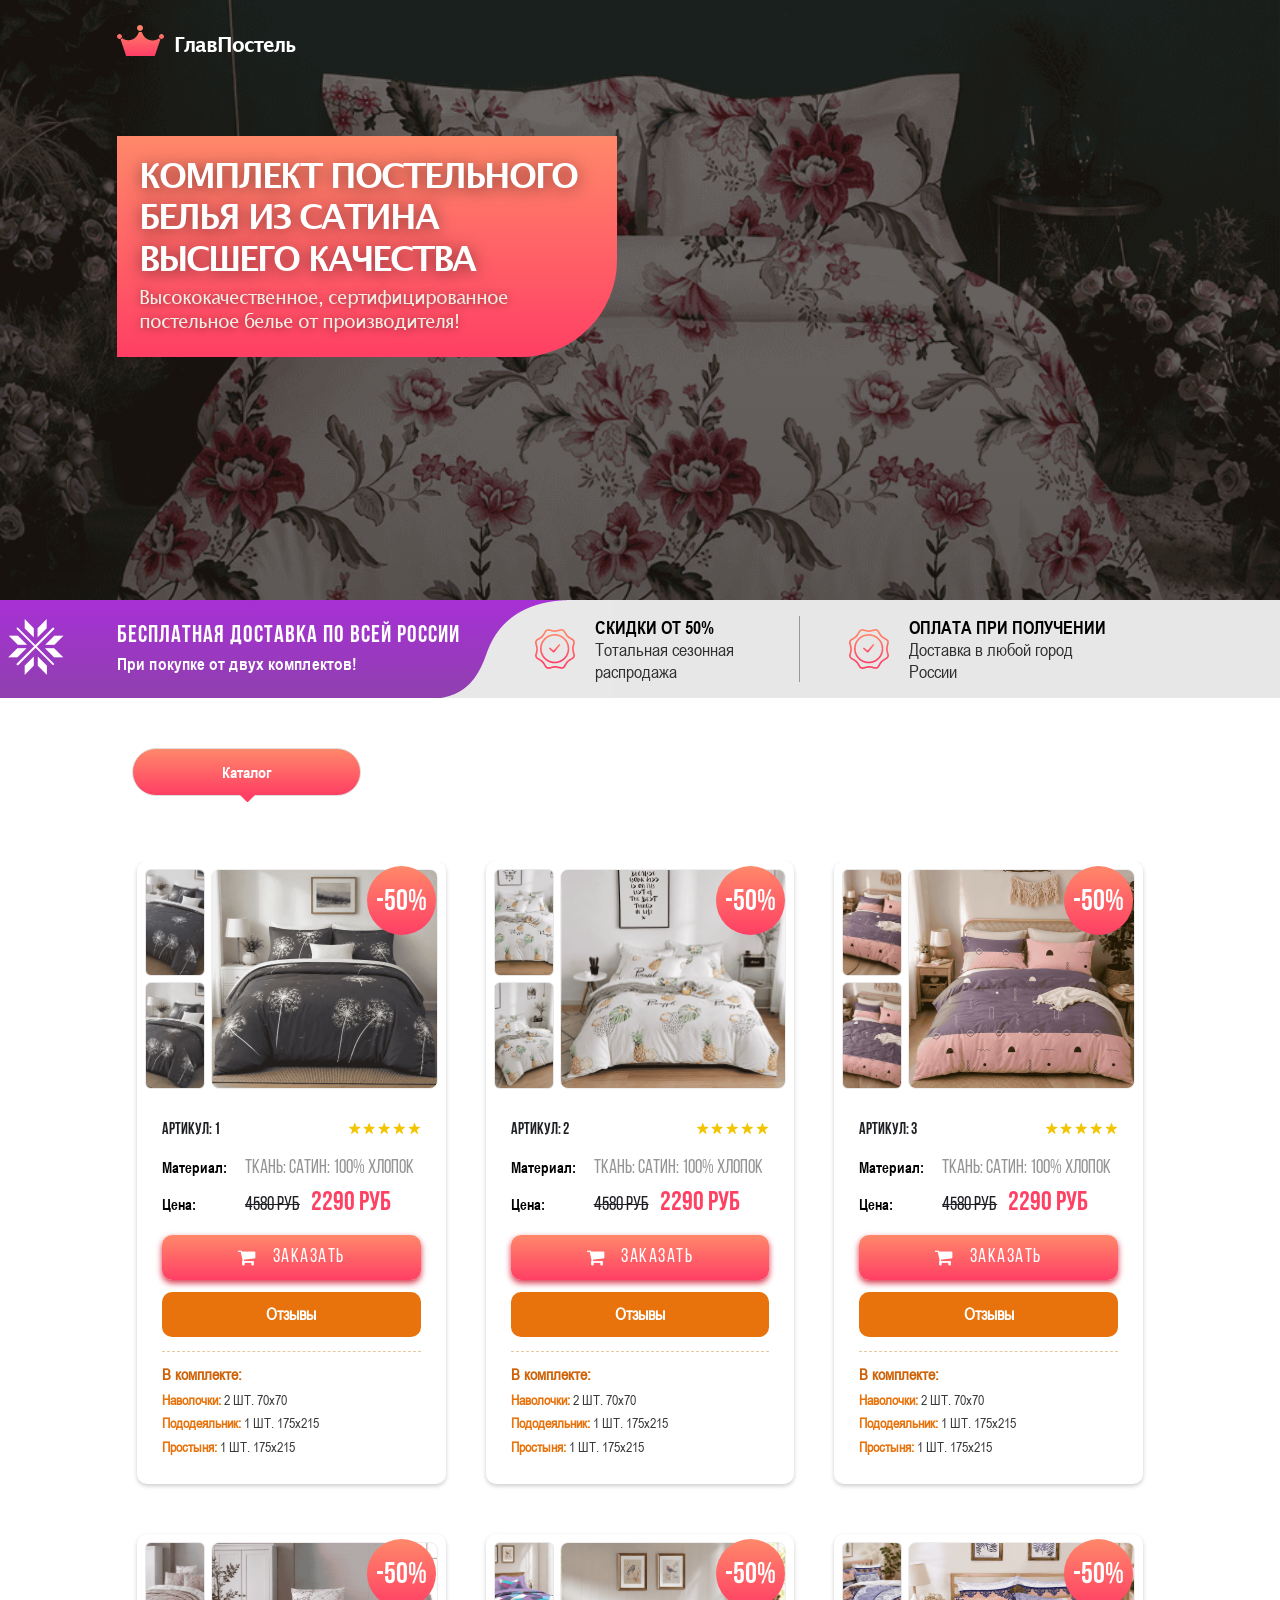
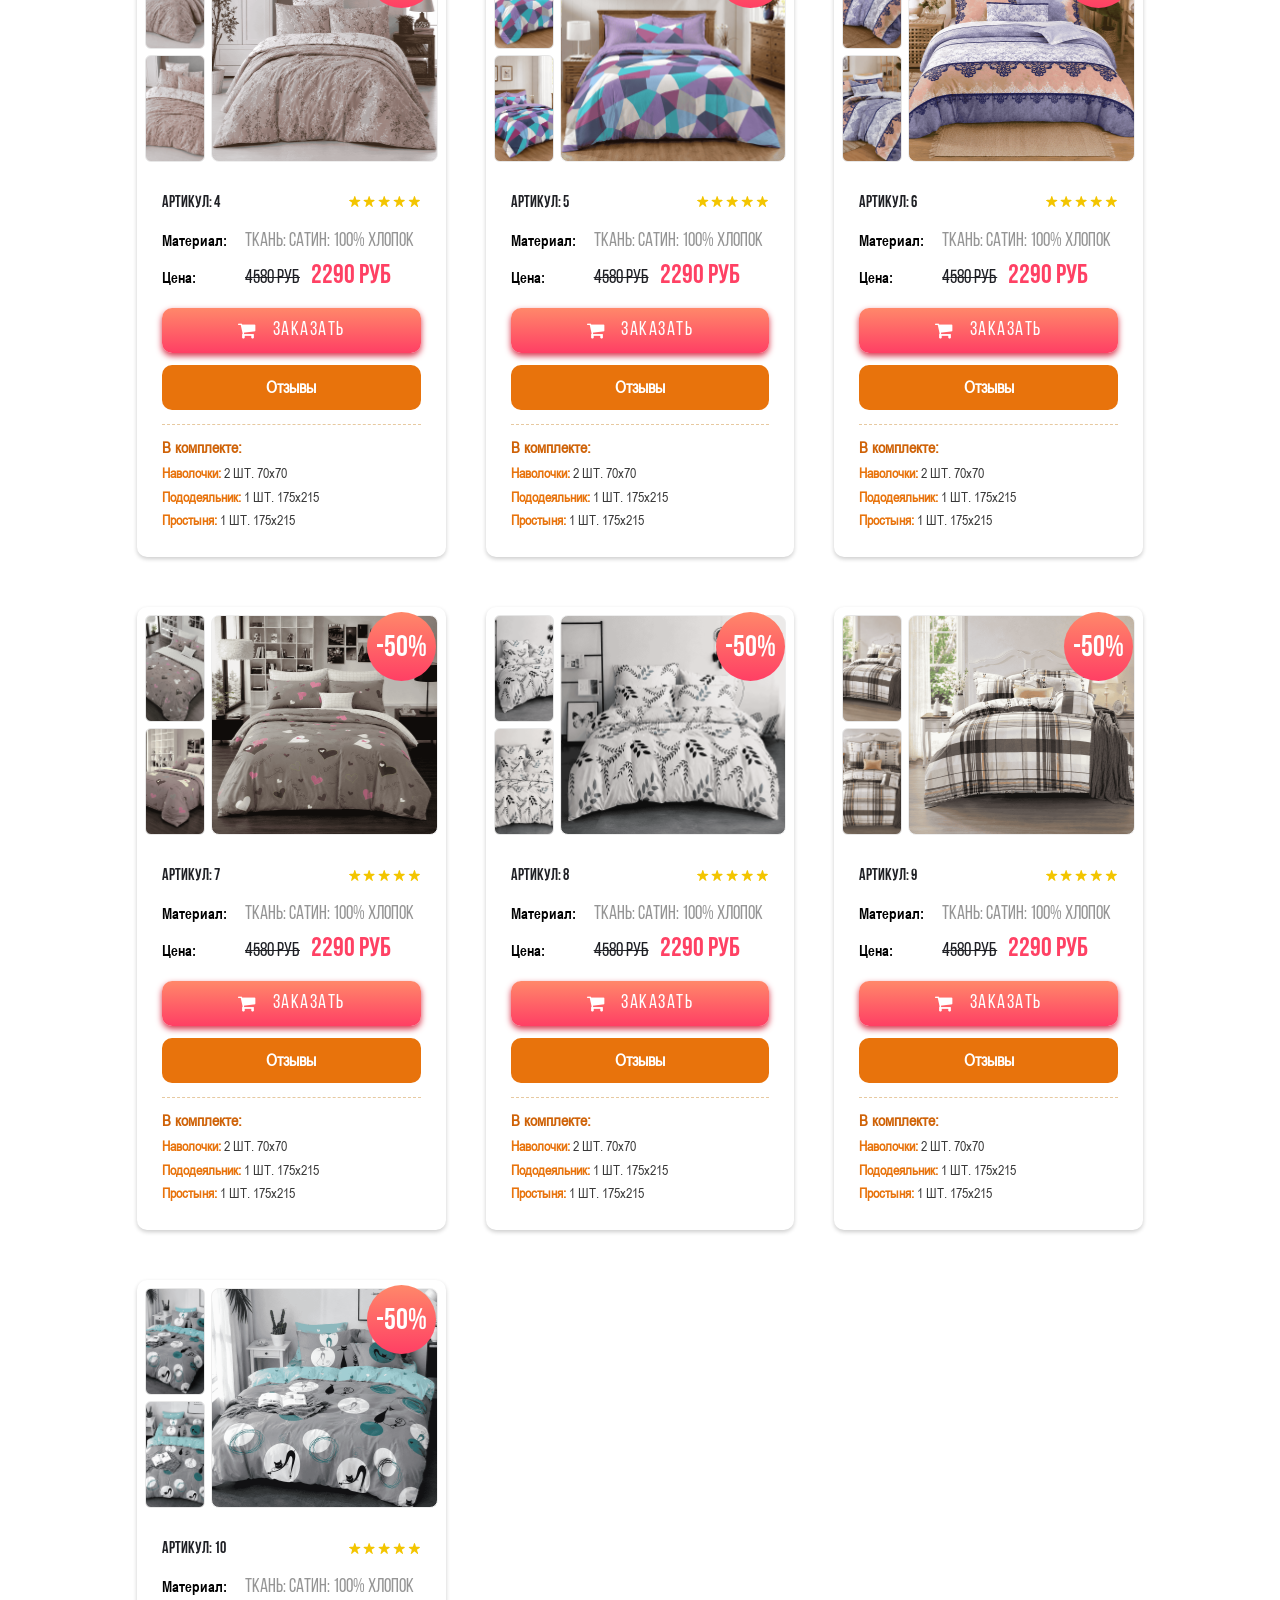
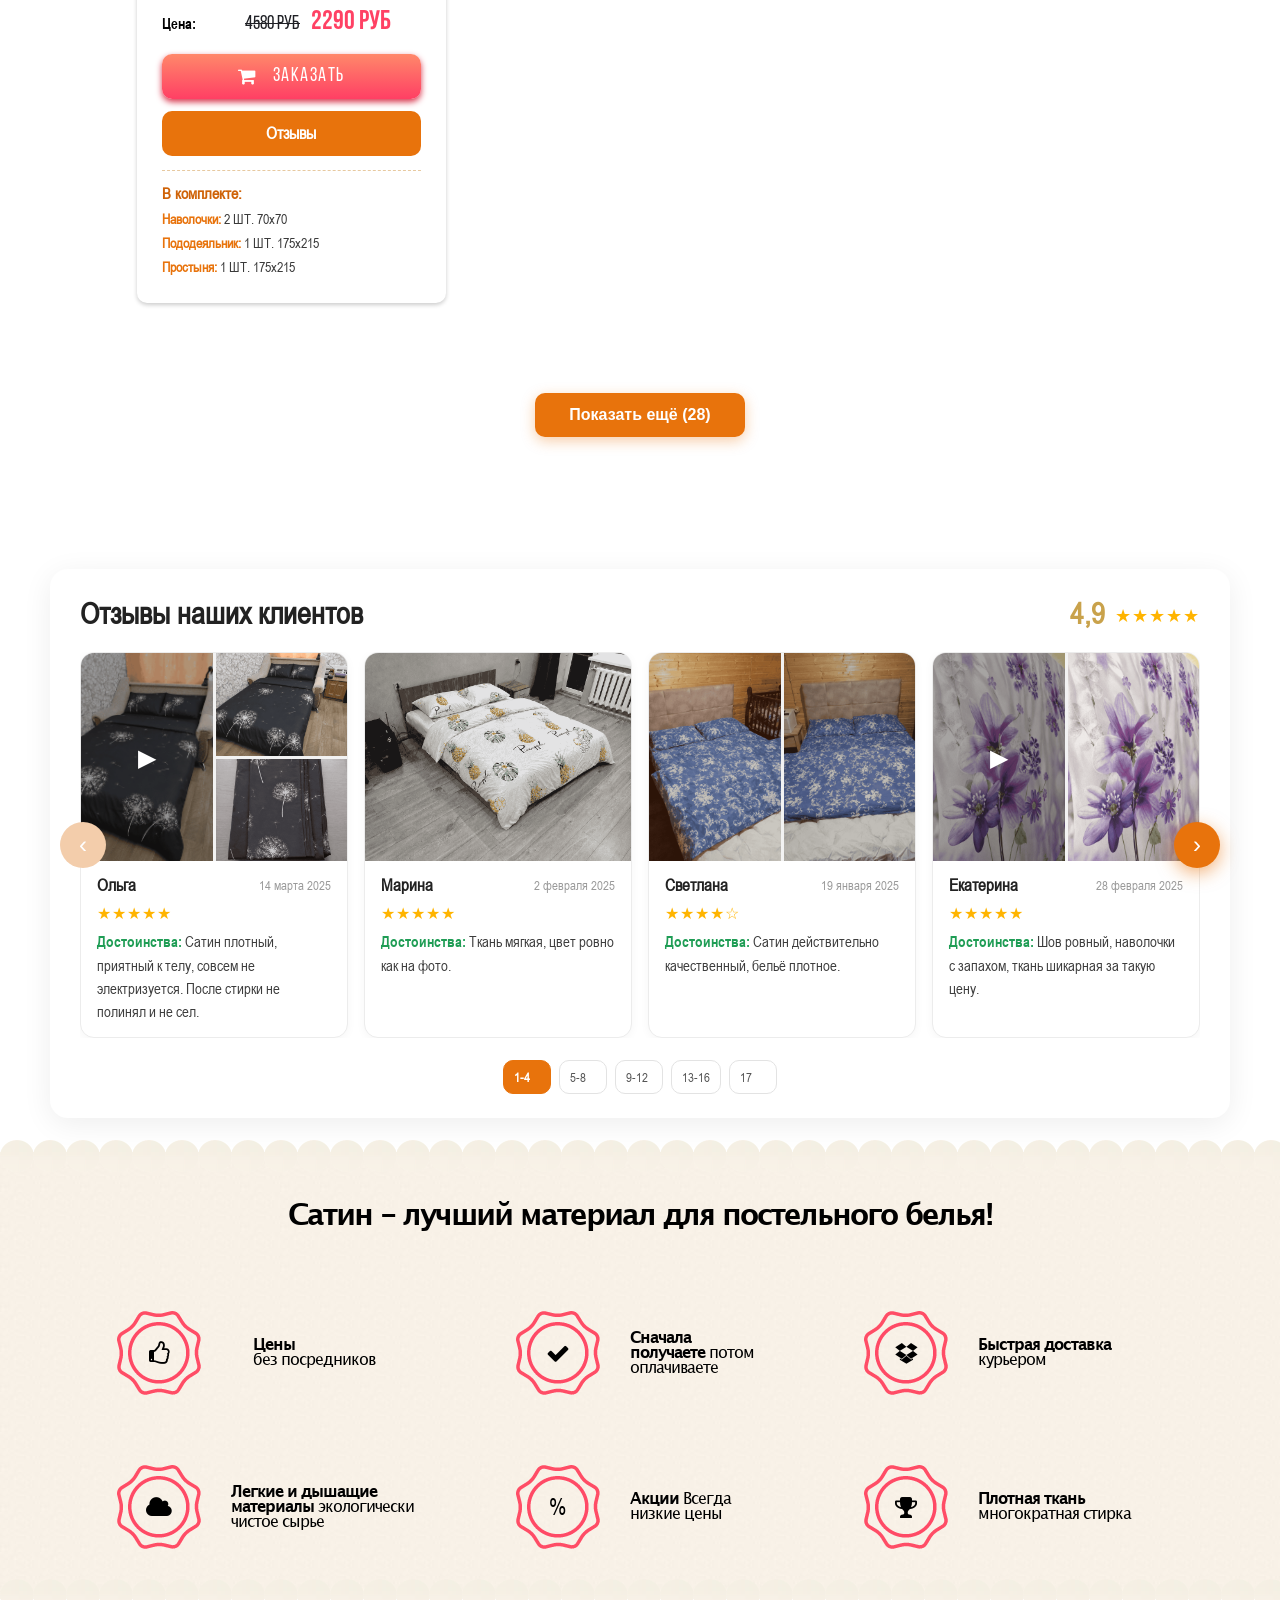
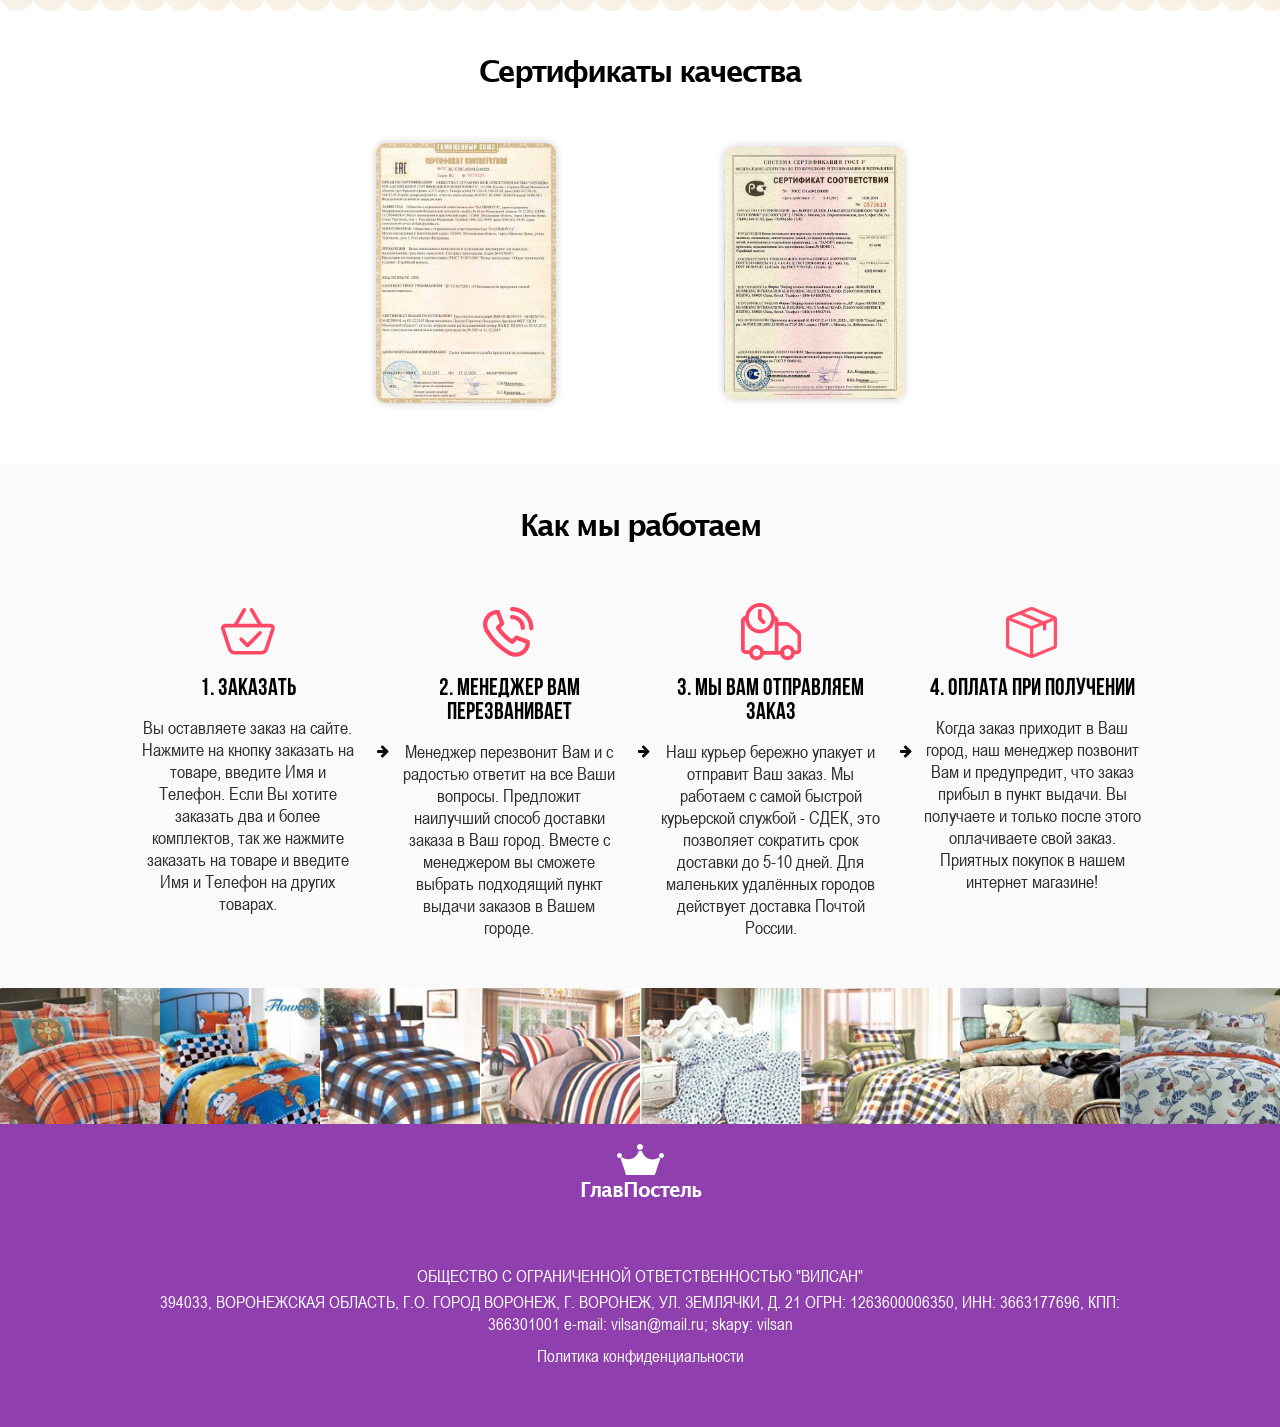
<file: index.html>
<!DOCTYPE html>
<html lang="ru-RU">

<head>
    <meta charset="UTF-8">
    <title>ГлавПостель</title>
    <link rel="shortcut icon" href="favicon.ico">
    <link rel='stylesheet' id='woocommerce-layout-css' href='css/woocommerce-layout.css' type='text/css' media='all'>
    <link rel='stylesheet' id='woocommerce-smallscreen-css' href='css/woocommerce-smallscreen.css' type='text/css' media='only screen and (max-width: 768px)'>
    <link rel='stylesheet' id='woocommerce-general-css' href='css/woocommerce.css' type='text/css' media='all'>
    <link rel='stylesheet' id='twentyseventeen-fonts-css' href='https://fonts.googleapis.com/css?family=Libre+Franklin%3A300%2C300i%2C400%2C400i%2C600%2C600i%2C800%2C800i&#038;subset=latin%2Clatin-ext' type='text/css' media='all'>
    <!--[if lt IE 9]>
<link rel='stylesheet' id='twentyseventeen-ie8-css'  href='css/ie8.css?ver=1.0' type='text/css' media='all' />
<![endif]-->
    <style type="text/css">
    .recentcomments a {
        display: inline !important;
        padding: 0 !important;
        margin: 0 !important;
    }
    </style>
    <link rel="stylesheet" type="text/css" href="css/style.css">
    <link rel="stylesheet" type="text/css" href="css/media.css">
    <script src="https://code.jquery.com/jquery-1.11.1.min.js"></script>
    <meta name="viewport" content="width=device-width, initial-scale=1.0, maximum-scale=1.0">
    <link href="https://fonts.googleapis.com/css?family=Exo+2:300,400,500,600,700" rel="stylesheet">
	 <script src="maskinput.js"></script>
	<script type="text/javascript">
   jQuery(function($){
   $(".rumask").mask("+7(999) 999-99-99");
   });
</script>


<style id="lead-fix">
.callback{ width:460px !important; max-width:95vw; padding:20px !important; background-image:none !important; background:#fff !important; border-radius:12px; }
.callback .title{ margin:0 0 12px !important; color:#333 !important; position:relative; z-index:2; text-align:center; font-weight:700; }
.callback .form{ width:100%; }
.lead-iframe-wrap{ background:#fff; border-radius:8px; overflow:hidden; }
.lead-iframe-wrap iframe{ width:100% !important; min-height:480px; border:0; display:block; }
#order .lead-iframe-wrap iframe{ min-height:560px; }
#order .box_order_form, #order .form{ width:100%; }
</style>

<!-- Yandex.Metrika counter -->
<script type="text/javascript">
    (function(m,e,t,r,i,k,a){
        m[i]=m[i]||function(){(m[i].a=m[i].a||[]).push(arguments)};
        m[i].l=1*new Date();
        for (var j = 0; j < document.scripts.length; j++) {if (document.scripts[j].src === r) { return; }}
        k=e.createElement(t),a=e.getElementsByTagName(t)[0],k.async=1,k.src=r,a.parentNode.insertBefore(k,a)
    })(window, document,'script','https://mc.yandex.ru/metrika/tag.js?id=110150078', 'ym');

    ym(110150078, 'init', {ssr:true, webvisor:true, clickmap:true, ecommerce:"dataLayer", referrer: document.referrer, url: location.href, accurateTrackBounce:true, trackLinks:true});
</script>
<noscript><div><img src="https://mc.yandex.ru/watch/110150078" style="position:absolute; left:-9999px;" alt="" /></div></noscript>
<!-- /Yandex.Metrika counter -->
<script>
document.addEventListener('click', function(e){
  var a = e.target.closest('a[href="#order"], a[href="#callback"], a.cb, #sat_ordering, #sat_order');
  if(a && window.ym){ ym(110150078, 'reachGoal', 'lead_form_open'); }
});
</script>
<!-- AitiBot good_rsy_engaged -->
<script src="https://aitibot.ru/rsy-mvp/tag.js" data-rsy-key="rsy_f4da13a9a59d4981a6ff3744f1dcb54f" async></script>
<script>
/* FORM_INTENT bridge для iframe-формы (xshopcart) и кастомных CTA.
   Тег ловит FORM_INTENT по фокусу на нативном input/textarea/select.
   На этом лендинге форма — внешний iframe, фокус в него не всплывает,
   поэтому при намерении заказать мы фокусируем скрытый нативный input,
   чтобы штатный markFormIntent тега сработал (ветка A). */
(function(){
  function makeProbe(){
    var inp = document.getElementById('rsy-formintent-probe');
    if(inp) return inp;
    inp = document.createElement('input');
    inp.type='text'; inp.id='rsy-formintent-probe';
    inp.setAttribute('autocomplete','off'); inp.setAttribute('tabindex','-1'); inp.setAttribute('aria-hidden','true');
    inp.style.cssText='position:fixed;left:-9999px;top:0;width:1px;height:1px;opacity:0;pointer-events:none;';
    document.body.appendChild(inp);
    return inp;
  }
  function fireIntent(){
    try{ var p=makeProbe(); p.focus(); setTimeout(function(){ try{p.blur();}catch(e){} },50); }catch(e){}
  }
  // 1) клики по CTA, открывающим форму заказа
  document.addEventListener('click', function(e){
    if(e.target.closest('a[href="#order"], a[href="#callback"], a.cb, #sat_ordering, #sat_order')){
      fireIntent();
    }
  }, true);
  
})();
</script>
<!-- /AitiBot -->
<link rel="preconnect" href="https://fonts.gstatic.com" crossorigin><link rel="stylesheet" href="https://fonts.googleapis.com/css2?family=Cormorant:wght@600;700&family=Manrope:wght@400;500;600;700&display=swap"><link rel="stylesheet" href="css/custom-rebuild.css?v=30"></head>

<body>
    <header class="header">
        <div class="header-box-fixed">
            <div class="header-box-fixed-fix dt">
                <div class="header-box-glob">
                    <div class="wrapper clear">
                        <div class="logotype">
                            <div class="ico"></div>
                            <div class="text">ГлавПостель</div>
                        </div>
                        <div class="number"></div>
                    </div>
                </div>
            </div>
        </div>
        <div class="wrapper">
            <div class="home-content clear">
                <div class="home-item">
                    <div class="logo">
                        <div class="logo-ico"></div>
                        <div class="logo-box">ГлавПостель</div>
                    </div>
                    <div class="home-info-fix">
                        <div class="home-info-box">
                            <div class="title">Комплект постельного белья из сатина высшего качества</div>
                            <div class="description">Высококачественное, сертифицированное постельное белье от производителя!</div>
                        </div>
                    </div>
                </div>
                <div class="home-item">
                    <div class="home-cont" style="display: none;">
                        <div class="home-number"><span></span></div>
                        <div class="home-number-desc">
                            Мы будем рады Вашему звонку!<br>
                            С 09:00 - До 18:00 Пн-Пт<br>
                            Заказы на сайте 24 часа.<br>
                        </div>
                    </div>
                    <div class="ico-mobile"><img src="images/ico3.png"></div>
                </div>
            </div>
        </div>
    </header>
    <div class="home-line">
        <div class="home-line-box">
            <div class="line-desc">
                <div class="ico"></div>
            </div>
            <div class="line-items"></div>
        </div>
        <div class="home-line-info">
            <div class="wrapper">
                <div class="dt">
                    <div class="line-info-desc">
                        <div class="title">БЕСПЛАТНАЯ ДОСТАВКА ПО всей России</div>
                        <div class="desc">При покупке от двух комплектов! </div>
                    </div>
                    <div class="line-items-box clear">
                        <div class="line-item">
                            <div class="ico"></div>
                            <div class="info">
                                <div class="title">СКИДКИ ОТ 50%</div>
                                <div class="desc">Тотальная сезонная распродажа</div>
                            </div>
                        </div>
                        <div class="line-item">
                            <div class="ico"></div>
                            <div class="info">
                                <div class="title">Оплата при получении</div>
                                <div class="desc">Доставка в любой город России</div>
                            </div>
                        </div>
                    </div>
                </div>
            </div>
        </div>
    </div>
    <div class="products-box">
        <div class="wrapper">
            <ul class="products-filter filter-1 clear">
                <li><a class="filter" data-filter=".1-5-spalnye" data-cat="CANDIE S FASHION">Каталог</a></li>
               <!--  <li><a class="filter" data-filter=".1-5-spalnye" data-cat="CANDIE S FASHION">CANDIE S FASHION</a></li> -->
              <!--   <li><a class="filter" data-filter=".2-spalnye" data-cat="Francisci Французский стиль 5D">Francisci Французский стиль 5D</a></li> -->
                <!-- <li><a class="filter mixitup-sandbox_menu-item__cat-b" data-hide-on-click="true" data-tooltip-content="Filter blue" data-behavior="tooltip22B4F2" data-ref="ripple" data-filter=".evro" data-cat="Евро-комплекты">Евро</a></li>
<li><a class="filter" data-filter=".semejnye" data-cat="Семейные">Семейные</a></li> -->
            </ul>
            <div class="products-nav">
               <!--  Вы в категории: <a href="" class="nav-text" style="color:#1f2025;text-decoration:none"></a> -->
            </div>
            <div class="products-items clear" id="Container">
                <ul class="products">
                    

                    <div class="products-item-fix mix 1-5-spalnye" data-order="55430">
                        <div class="products-item">
                            <a href="#ordering" class="modal full-link" id="sat_order_full"></a>
                            <div class="prod-image">
                                <div class="pgal" data-art="1" data-imgs="photos/1-1.png,photos/1-2.png,photos/1-3.png"></div>
                                <div class="prod-sale">-50%</div>
                            </div>
                            <div class="prod-desc" onclick="document.getElementById('color').value = '1';">
                                <div class="prod-title">
                                    <div class="rating"><img src="images/ico2.png" alt="rating"></div><span id="name">АРТИКУЛ: <span id="art">1</span></span>
                                </div>
                                <div class="prod-info ">
                                    <!--	<div class="prod-info-item"><span class="weightbold">Плотность:</span> <span id="hlopok">Микрофайбер</span></div> -->
                                    <!-- <div class="prod-info-item"><span class="weightbold">Размер:</span> <span id="hlopok">1,5-спальный</span></div> -->
                                    <div class="prod-info-item"><span class="weightbold">Материал:</span> <span id="mat">Ткань: Сатин: 100% хлопок</span></div>
                                    <div class="prod-info-item"><span class="weightbold">Цена:</span> <span class="old-price">4580 руб</span> <span class="new-price">2290 руб</span></div>
                                </div>
                                <div class="prod-buttons">
                                    <div class="item prod_s_but"><a href="#order" class="modal" id="sat_ordering"><i class="fa fa-shopping-cart"></i> заказать</a></div>
                                    <div class="item"><a href="#ordering" class="modal" id="sat_order">Подробнее</a></div>
                                </div>
                                <div class="additional_fields" style="display: none;">
                                    <div class="pillowcases">2 ШТ. 70x70</div>
                                    <div class="duvet-cover">1 ШТ. 175x215</div>
                                    <div class="bedsheet">1 ШТ. 175x215</div>
                                </div>
                            </div>
                        </div>
                    </div>

                    <div class="products-item-fix mix 1-5-spalnye" data-order="55430">
                        <div class="products-item">
                            <a href="#ordering" class="modal full-link" id="sat_order_full"></a>
                            <div class="prod-image">
                                <div class="pgal" data-art="2" data-imgs="photos/2-1.png,photos/2-2.png,photos/2-3.png"></div>
                                <div class="prod-sale">-50%</div>
                            </div>
                            <div class="prod-desc" onclick="document.getElementById('color').value = '2';">
                                <div class="prod-title">
                                    <div class="rating"><img src="images/ico2.png" alt="rating"></div><span id="name">АРТИКУЛ: <span id="art">2</span></span>
                                </div>
                                <div class="prod-info ">
                                    <!--    <div class="prod-info-item"><span class="weightbold">Плотность:</span> <span id="hlopok">Микрофайбер</span></div> -->
                                    <!-- <div class="prod-info-item"><span class="weightbold">Размер:</span> <span id="hlopok">1,5-спальный</span></div> -->
                                    <div class="prod-info-item"><span class="weightbold">Материал:</span> <span id="mat">Ткань: Сатин: 100% хлопок</span></div>
                                    <div class="prod-info-item"><span class="weightbold">Цена:</span> <span class="old-price">4580 руб</span> <span class="new-price">2290 руб</span></div>
                                </div>
                                <div class="prod-buttons">
                                    <div class="item prod_s_but"><a href="#order" class="modal" id="sat_ordering"><i class="fa fa-shopping-cart"></i> заказать</a></div>
                                    <div class="item"><a href="#ordering" class="modal" id="sat_order">Подробнее</a></div>
                                </div>
                                <div class="additional_fields" style="display: none;">
                                    <div class="pillowcases">2 ШТ. 70x70</div>
                                    <div class="duvet-cover">1 ШТ. 175x215</div>
                                    <div class="bedsheet">1 ШТ. 175x215</div>
                                </div>
                            </div>
                        </div>
                    </div>

                    <div class="products-item-fix mix 1-5-spalnye" data-order="55430">
                        <div class="products-item">
                            <a href="#ordering" class="modal full-link" id="sat_order_full"></a>
                            <div class="prod-image">
                                <div class="pgal" data-art="3" data-imgs="photos/3-1.png,photos/3-2.png,photos/3-3.png"></div>
                                <div class="prod-sale">-50%</div>
                            </div>
                            <div class="prod-desc" onclick="document.getElementById('color').value = '3';">
                                <div class="prod-title">
                                    <div class="rating"><img src="images/ico2.png" alt="rating"></div><span id="name">АРТИКУЛ: <span id="art">3</span></span>
                                </div>
                                <div class="prod-info ">
                                    <!--    <div class="prod-info-item"><span class="weightbold">Плотность:</span> <span id="hlopok">Микрофайбер</span></div> -->
                                    <!-- <div class="prod-info-item"><span class="weightbold">Размер:</span> <span id="hlopok">1,5-спальный</span></div> -->
                                    <div class="prod-info-item"><span class="weightbold">Материал:</span> <span id="mat">Ткань: Сатин: 100% хлопок</span></div>
                                    <div class="prod-info-item"><span class="weightbold">Цена:</span> <span class="old-price">4580 руб</span> <span class="new-price">2290 руб</span></div>
                                </div>
                                <div class="prod-buttons">
                                    <div class="item prod_s_but"><a href="#order" class="modal" id="sat_ordering"><i class="fa fa-shopping-cart"></i> заказать</a></div>
                                    <div class="item"><a href="#ordering" class="modal" id="sat_order">Подробнее</a></div>
                                </div>
                                <div class="additional_fields" style="display: none;">
                                    <div class="pillowcases">2 ШТ. 70x70</div>
                                    <div class="duvet-cover">1 ШТ. 175x215</div>
                                    <div class="bedsheet">1 ШТ. 175x215</div>
                                </div>
                            </div>
                        </div>
                    </div>

                    <div class="products-item-fix mix 1-5-spalnye" data-order="55430">
                        <div class="products-item">
                            <a href="#ordering" class="modal full-link" id="sat_order_full"></a>
                            <div class="prod-image">
                                <div class="pgal" data-art="4" data-imgs="photos/4-1.png,photos/4-2.png,photos/4-3.png"></div>
                                <div class="prod-sale">-50%</div>
                            </div>
                            <div class="prod-desc" onclick="document.getElementById('color').value = '4';">
                                <div class="prod-title">
                                    <div class="rating"><img src="images/ico2.png" alt="rating"></div><span id="name">АРТИКУЛ: <span id="art">4</span></span>
                                </div>
                                <div class="prod-info ">
                                    <!--    <div class="prod-info-item"><span class="weightbold">Плотность:</span> <span id="hlopok">Микрофайбер</span></div> -->
                                    <!-- <div class="prod-info-item"><span class="weightbold">Размер:</span> <span id="hlopok">1,5-спальный</span></div> -->
                                    <div class="prod-info-item"><span class="weightbold">Материал:</span> <span id="mat">Ткань: Сатин: 100% хлопок</span></div>
                                    <div class="prod-info-item"><span class="weightbold">Цена:</span> <span class="old-price">4580 руб</span> <span class="new-price">2290 руб</span></div>
                                </div>
                                <div class="prod-buttons">
                                    <div class="item prod_s_but"><a href="#order" class="modal" id="sat_ordering"><i class="fa fa-shopping-cart"></i> заказать</a></div>
                                    <div class="item"><a href="#ordering" class="modal" id="sat_order">Подробнее</a></div>
                                </div>
                                <div class="additional_fields" style="display: none;">
                                    <div class="pillowcases">2 ШТ. 70x70</div>
                                    <div class="duvet-cover">1 ШТ. 175x215</div>
                                    <div class="bedsheet">1 ШТ. 175x215</div>
                                </div>
                            </div>
                        </div>
                    </div>

                    <div class="products-item-fix mix 1-5-spalnye" data-order="55430">
                        <div class="products-item">
                            <a href="#ordering" class="modal full-link" id="sat_order_full"></a>
                            <div class="prod-image">
                                <div class="pgal" data-art="5" data-imgs="photos/5-1.png,photos/5-2.png,photos/5-3.png"></div>
                                <div class="prod-sale">-50%</div>
                            </div>
                            <div class="prod-desc" onclick="document.getElementById('color').value = '5';">
                                <div class="prod-title">
                                    <div class="rating"><img src="images/ico2.png" alt="rating"></div><span id="name">АРТИКУЛ: <span id="art">5</span></span>
                                </div>
                                <div class="prod-info ">
                                    <!--    <div class="prod-info-item"><span class="weightbold">Плотность:</span> <span id="hlopok">Микрофайбер</span></div> -->
                                    <!-- <div class="prod-info-item"><span class="weightbold">Размер:</span> <span id="hlopok">1,5-спальный</span></div> -->
                                    <div class="prod-info-item"><span class="weightbold">Материал:</span> <span id="mat">Ткань: Сатин: 100% хлопок</span></div>
                                    <div class="prod-info-item"><span class="weightbold">Цена:</span> <span class="old-price">4580 руб</span> <span class="new-price">2290 руб</span></div>
                                </div>
                                <div class="prod-buttons">
                                    <div class="item prod_s_but"><a href="#order" class="modal" id="sat_ordering"><i class="fa fa-shopping-cart"></i> заказать</a></div>
                                    <div class="item"><a href="#ordering" class="modal" id="sat_order">Подробнее</a></div>
                                </div>
                                <div class="additional_fields" style="display: none;">
                                    <div class="pillowcases">2 ШТ. 70x70</div>
                                    <div class="duvet-cover">1 ШТ. 175x215</div>
                                    <div class="bedsheet">1 ШТ. 175x215</div>
                                </div>
                            </div>
                        </div>
                    </div>

                    <div class="products-item-fix mix 1-5-spalnye" data-order="55430">
                        <div class="products-item">
                            <a href="#ordering" class="modal full-link" id="sat_order_full"></a>
                            <div class="prod-image">
                                <div class="pgal" data-art="6" data-imgs="photos/6-1.png,photos/6-2.png,photos/6-3.png"></div>
                                <div class="prod-sale">-50%</div>
                            </div>
                            <div class="prod-desc" onclick="document.getElementById('color').value = '6';">
                                <div class="prod-title">
                                    <div class="rating"><img src="images/ico2.png" alt="rating"></div><span id="name">АРТИКУЛ: <span id="art">6</span></span>
                                </div>
                                <div class="prod-info ">
                                    <!--    <div class="prod-info-item"><span class="weightbold">Плотность:</span> <span id="hlopok">Микрофайбер</span></div> -->
                                    <!-- <div class="prod-info-item"><span class="weightbold">Размер:</span> <span id="hlopok">1,5-спальный</span></div> -->
                                    <div class="prod-info-item"><span class="weightbold">Материал:</span> <span id="mat">Ткань: Сатин: 100% хлопок</span></div>
                                    <div class="prod-info-item"><span class="weightbold">Цена:</span> <span class="old-price">4580 руб</span> <span class="new-price">2290 руб</span></div>
                                </div>
                                <div class="prod-buttons">
                                    <div class="item prod_s_but"><a href="#order" class="modal" id="sat_ordering"><i class="fa fa-shopping-cart"></i> заказать</a></div>
                                    <div class="item"><a href="#ordering" class="modal" id="sat_order">Подробнее</a></div>
                                </div>
                                <div class="additional_fields" style="display: none;">
                                    <div class="pillowcases">2 ШТ. 70x70</div>
                                    <div class="duvet-cover">1 ШТ. 175x215</div>
                                    <div class="bedsheet">1 ШТ. 175x215</div>
                                </div>
                            </div>
                        </div>
                    </div>

                    <div class="products-item-fix mix 1-5-spalnye" data-order="55430">
                        <div class="products-item">
                            <a href="#ordering" class="modal full-link" id="sat_order_full"></a>
                            <div class="prod-image">
                                <div class="pgal" data-art="7" data-imgs="photos/7-1.png,photos/7-2.png,photos/7-3.png"></div>
                                <div class="prod-sale">-50%</div>
                            </div>
                            <div class="prod-desc" onclick="document.getElementById('color').value = '7';">
                                <div class="prod-title">
                                    <div class="rating"><img src="images/ico2.png" alt="rating"></div><span id="name">АРТИКУЛ: <span id="art">7</span></span>
                                </div>
                                <div class="prod-info ">
                                    <!--    <div class="prod-info-item"><span class="weightbold">Плотность:</span> <span id="hlopok">Микрофайбер</span></div> -->
                                    <!-- <div class="prod-info-item"><span class="weightbold">Размер:</span> <span id="hlopok">1,5-спальный</span></div> -->
                                    <div class="prod-info-item"><span class="weightbold">Материал:</span> <span id="mat">Ткань: Сатин: 100% хлопок</span></div>
                                    <div class="prod-info-item"><span class="weightbold">Цена:</span> <span class="old-price">4580 руб</span> <span class="new-price">2290 руб</span></div>
                                </div>
                                <div class="prod-buttons">
                                    <div class="item prod_s_but"><a href="#order" class="modal" id="sat_ordering"><i class="fa fa-shopping-cart"></i> заказать</a></div>
                                    <div class="item"><a href="#ordering" class="modal" id="sat_order">Подробнее</a></div>
                                </div>
                                <div class="additional_fields" style="display: none;">
                                    <div class="pillowcases">2 ШТ. 70x70</div>
                                    <div class="duvet-cover">1 ШТ. 175x215</div>
                                    <div class="bedsheet">1 ШТ. 175x215</div>
                                </div>
                            </div>
                        </div>
                    </div>

                    <div class="products-item-fix mix 1-5-spalnye" data-order="55430">
                        <div class="products-item">
                            <a href="#ordering" class="modal full-link" id="sat_order_full"></a>
                            <div class="prod-image">
                                <div class="pgal" data-art="8" data-imgs="photos/8-1.png,photos/8-2.png,photos/8-3.png"></div>
                                <div class="prod-sale">-50%</div>
                            </div>
                            <div class="prod-desc" onclick="document.getElementById('color').value = '8';">
                                <div class="prod-title">
                                    <div class="rating"><img src="images/ico2.png" alt="rating"></div><span id="name">АРТИКУЛ: <span id="art">8</span></span>
                                </div>
                                <div class="prod-info ">
                                    <!--    <div class="prod-info-item"><span class="weightbold">Плотность:</span> <span id="hlopok">Микрофайбер</span></div> -->
                                    <!-- <div class="prod-info-item"><span class="weightbold">Размер:</span> <span id="hlopok">1,5-спальный</span></div> -->
                                    <div class="prod-info-item"><span class="weightbold">Материал:</span> <span id="mat">Ткань: Сатин: 100% хлопок</span></div>
                                    <div class="prod-info-item"><span class="weightbold">Цена:</span> <span class="old-price">4580 руб</span> <span class="new-price">2290 руб</span></div>
                                </div>
                                <div class="prod-buttons">
                                    <div class="item prod_s_but"><a href="#order" class="modal" id="sat_ordering"><i class="fa fa-shopping-cart"></i> заказать</a></div>
                                    <div class="item"><a href="#ordering" class="modal" id="sat_order">Подробнее</a></div>
                                </div>
                                <div class="additional_fields" style="display: none;">
                                    <div class="pillowcases">2 ШТ. 70x70</div>
                                    <div class="duvet-cover">1 ШТ. 175x215</div>
                                    <div class="bedsheet">1 ШТ. 175x215</div>
                                </div>
                            </div>
                        </div>
                    </div>

                    <div class="products-item-fix mix 1-5-spalnye" data-order="55430">
                        <div class="products-item">
                            <a href="#ordering" class="modal full-link" id="sat_order_full"></a>
                            <div class="prod-image">
                                <div class="pgal" data-art="9" data-imgs="photos/9-1.png,photos/9-2.png,photos/9-3.png"></div>
                                <div class="prod-sale">-50%</div>
                            </div>
                            <div class="prod-desc" onclick="document.getElementById('color').value = '9';">
                                <div class="prod-title">
                                    <div class="rating"><img src="images/ico2.png" alt="rating"></div><span id="name">АРТИКУЛ: <span id="art">9</span></span>
                                </div>
                                <div class="prod-info ">
                                    <!--    <div class="prod-info-item"><span class="weightbold">Плотность:</span> <span id="hlopok">Микрофайбер</span></div> -->
                                    <!-- <div class="prod-info-item"><span class="weightbold">Размер:</span> <span id="hlopok">1,5-спальный</span></div> -->
                                    <div class="prod-info-item"><span class="weightbold">Материал:</span> <span id="mat">Ткань: Сатин: 100% хлопок</span></div>
                                    <div class="prod-info-item"><span class="weightbold">Цена:</span> <span class="old-price">4580 руб</span> <span class="new-price">2290 руб</span></div>
                                </div>
                                <div class="prod-buttons">
                                    <div class="item prod_s_but"><a href="#order" class="modal" id="sat_ordering"><i class="fa fa-shopping-cart"></i> заказать</a></div>
                                    <div class="item"><a href="#ordering" class="modal" id="sat_order">Подробнее</a></div>
                                </div>
                                <div class="additional_fields" style="display: none;">
                                    <div class="pillowcases">2 ШТ. 70x70</div>
                                    <div class="duvet-cover">1 ШТ. 175x215</div>
                                    <div class="bedsheet">1 ШТ. 175х215</div>
                                </div>
                            </div>
                        </div>
                    </div>

                    <div class="products-item-fix mix 1-5-spalnye" data-order="55430">
                        <div class="products-item">
                            <a href="#ordering" class="modal full-link" id="sat_order_full"></a>
                            <div class="prod-image">
                                <div class="pgal" data-art="10" data-imgs="photos/10-1.png,photos/10-2.png,photos/10-3.png"></div>
                                <div class="prod-sale">-50%</div>
                            </div>
                            <div class="prod-desc" onclick="document.getElementById('color').value = '10';">
                                <div class="prod-title">
                                    <div class="rating"><img src="images/ico2.png" alt="rating"></div><span id="name">АРТИКУЛ: <span id="art">10</span></span>
                                </div>
                                <div class="prod-info ">
                                    <!--    <div class="prod-info-item"><span class="weightbold">Плотность:</span> <span id="hlopok">Микрофайбер</span></div> -->
                                    <!-- <div class="prod-info-item"><span class="weightbold">Размер:</span> <span id="hlopok">1,5-спальный</span></div> -->
                                    <div class="prod-info-item"><span class="weightbold">Материал:</span> <span id="mat">Ткань: Сатин: 100% хлопок</span></div>
                                    <div class="prod-info-item"><span class="weightbold">Цена:</span> <span class="old-price">4580 руб</span> <span class="new-price">2290 руб</span></div>
                                </div>
                                <div class="prod-buttons">
                                    <div class="item prod_s_but"><a href="#order" class="modal" id="sat_ordering"><i class="fa fa-shopping-cart"></i> заказать</a></div>
                                    <div class="item"><a href="#ordering" class="modal" id="sat_order">Подробнее</a></div>
                                </div>
                                <div class="additional_fields" style="display: none;">
                                    <div class="pillowcases">2 ШТ. 70x70</div>
                                    <div class="duvet-cover">1 ШТ. 175x215</div>
                                    <div class="bedsheet">1 ШТ. 175x215</div>
                                </div>
                            </div>
                        </div>
                    </div>

                    <div class="products-item-fix mix 1-5-spalnye" data-order="55430">
                        <div class="products-item">
                            <a href="#ordering" class="modal full-link" id="sat_order_full"></a>
                            <div class="prod-image">
                                <div class="pgal" data-art="11" data-imgs="photos/11-1.png,photos/11-2.png,photos/11-3.png"></div>
                                <div class="prod-sale">-50%</div>
                            </div>
                            <div class="prod-desc" onclick="document.getElementById('color').value = '11';">
                                <div class="prod-title">
                                    <div class="rating"><img src="images/ico2.png" alt="rating"></div><span id="name">АРТИКУЛ: <span id="art">11</span></span>
                                </div>
                                <div class="prod-info ">
                                    <!--    <div class="prod-info-item"><span class="weightbold">Плотность:</span> <span id="hlopok">Микрофайбер</span></div> -->
                                    <!-- <div class="prod-info-item"><span class="weightbold">Размер:</span> <span id="hlopok">1,5-спальный</span></div> -->
                                    <div class="prod-info-item"><span class="weightbold">Материал:</span> <span id="mat">Ткань: Сатин: 100% хлопок</span></div>
                                    <div class="prod-info-item"><span class="weightbold">Цена:</span> <span class="old-price">4580 руб</span> <span class="new-price">2290 руб</span></div>
                                </div>
                                <div class="prod-buttons">
                                    <div class="item prod_s_but"><a href="#order" class="modal" id="sat_ordering"><i class="fa fa-shopping-cart"></i> заказать</a></div>
                                    <div class="item"><a href="#ordering" class="modal" id="sat_order">Подробнее</a></div>
                                </div>
                                <div class="additional_fields" style="display: none;">
                                    <div class="pillowcases">2 ШТ. 70x70</div>
                                    <div class="duvet-cover">1 ШТ. 175x215</div>
                                    <div class="bedsheet">1 ШТ. 175x215</div>
                                </div>
                            </div>
                        </div>
                    </div>

                    <div class="products-item-fix mix 1-5-spalnye" data-order="55430">
                        <div class="products-item">
                            <a href="#ordering" class="modal full-link" id="sat_order_full"></a>
                            <div class="prod-image">
                                <div class="pgal" data-art="12" data-imgs="photos/12-1.png,photos/12-2.png,photos/12-3.png"></div>
                                <div class="prod-sale">-50%</div>
                            </div>
                            <div class="prod-desc" onclick="document.getElementById('color').value = '12';">
                                <div class="prod-title">
                                    <div class="rating"><img src="images/ico2.png" alt="rating"></div><span id="name">АРТИКУЛ: <span id="art">12</span></span>
                                </div>
                                <div class="prod-info ">
                                    <!--    <div class="prod-info-item"><span class="weightbold">Плотность:</span> <span id="hlopok">Микрофайбер</span></div> -->
                                    <!-- <div class="prod-info-item"><span class="weightbold">Размер:</span> <span id="hlopok">1,5-спальный</span></div> -->
                                    <div class="prod-info-item"><span class="weightbold">Материал:</span> <span id="mat">Ткань: Сатин: 100% хлопок</span></div>
                                    <div class="prod-info-item"><span class="weightbold">Цена:</span> <span class="old-price">4580 руб</span> <span class="new-price">2290 руб</span></div>
                                </div>
                                <div class="prod-buttons">
                                    <div class="item prod_s_but"><a href="#order" class="modal" id="sat_ordering"><i class="fa fa-shopping-cart"></i> заказать</a></div>
                                    <div class="item"><a href="#ordering" class="modal" id="sat_order">Подробнее</a></div>
                                </div>
                                <div class="additional_fields" style="display: none;">
                                    <div class="pillowcases">2 ШТ. 70x70</div>
                                    <div class="duvet-cover">1 ШТ. 175x215</div>
                                    <div class="bedsheet">1 ШТ. 175x215</div>
                                </div>
                            </div>
                        </div>
                    </div>

                    <div class="products-item-fix mix 1-5-spalnye" data-order="55430">
                        <div class="products-item">
                            <a href="#ordering" class="modal full-link" id="sat_order_full"></a>
                            <div class="prod-image">
                                <div class="pgal" data-art="13" data-imgs="photos/13-1.png,photos/13-2.png,photos/13-3.png"></div>
                                <div class="prod-sale">-50%</div>
                            </div>
                            <div class="prod-desc" onclick="document.getElementById('color').value = '13';">
                                <div class="prod-title">
                                    <div class="rating"><img src="images/ico2.png" alt="rating"></div><span id="name">АРТИКУЛ: <span id="art">13</span></span>
                                </div>
                                <div class="prod-info ">
                                    <!--    <div class="prod-info-item"><span class="weightbold">Плотность:</span> <span id="hlopok">Микрофайбер</span></div> -->
                                    <!-- <div class="prod-info-item"><span class="weightbold">Размер:</span> <span id="hlopok">1,5-спальный</span></div> -->
                                    <div class="prod-info-item"><span class="weightbold">Материал:</span> <span id="mat">Ткань: Сатин: 100% хлопок</span></div>
                                    <div class="prod-info-item"><span class="weightbold">Цена:</span> <span class="old-price">4580 руб</span> <span class="new-price">2290 руб</span></div>
                                </div>
                                <div class="prod-buttons">
                                    <div class="item prod_s_but"><a href="#order" class="modal" id="sat_ordering"><i class="fa fa-shopping-cart"></i> заказать</a></div>
                                    <div class="item"><a href="#ordering" class="modal" id="sat_order">Подробнее</a></div>
                                </div>
                                <div class="additional_fields" style="display: none;">
                                    <div class="pillowcases">2 ШТ. 70x70</div>
                                    <div class="duvet-cover">1 ШТ. 175x215</div>
                                    <div class="bedsheet">1 ШТ. 175x215</div>
                                </div>
                            </div>
                        </div>
                    </div>

                    <div class="products-item-fix mix 1-5-spalnye" data-order="55430">
                        <div class="products-item">
                            <a href="#ordering" class="modal full-link" id="sat_order_full"></a>
                            <div class="prod-image">
                                <div class="pgal" data-art="14" data-imgs="photos/14-1.png,photos/14-2.png,photos/14-3.png"></div>
                                <div class="prod-sale">-50%</div>
                            </div>
                            <div class="prod-desc" onclick="document.getElementById('color').value = '14';">
                                <div class="prod-title">
                                    <div class="rating"><img src="images/ico2.png" alt="rating"></div><span id="name">АРТИКУЛ: <span id="art">14</span></span>
                                </div>
                                <div class="prod-info ">
                                    <!--    <div class="prod-info-item"><span class="weightbold">Плотность:</span> <span id="hlopok">Микрофайбер</span></div> -->
                                    <!-- <div class="prod-info-item"><span class="weightbold">Размер:</span> <span id="hlopok">1,5-спальный</span></div> -->
                                    <div class="prod-info-item"><span class="weightbold">Материал:</span> <span id="mat">Ткань: Сатин: 100% хлопок</span></div>
                                    <div class="prod-info-item"><span class="weightbold">Цена:</span> <span class="old-price">4580 руб</span> <span class="new-price">2290 руб</span></div>
                                </div>
                                <div class="prod-buttons">
                                    <div class="item prod_s_but"><a href="#order" class="modal" id="sat_ordering"><i class="fa fa-shopping-cart"></i> заказать</a></div>
                                    <div class="item"><a href="#ordering" class="modal" id="sat_order">Подробнее</a></div>
                                </div>
                                <div class="additional_fields" style="display: none;">
                                    <div class="pillowcases">2 ШТ. 70x70</div>
                                    <div class="duvet-cover">1 ШТ. 175x215</div>
                                    <div class="bedsheet">1 ШТ. 175x215</div>
                                </div>
                            </div>
                        </div>
                    </div>

                    <div class="products-item-fix mix 1-5-spalnye" data-order="55430">
                        <div class="products-item">
                            <a href="#ordering" class="modal full-link" id="sat_order_full"></a>
                            <div class="prod-image">
                                <div class="pgal" data-art="15" data-imgs="photos/15-1.png,photos/15-2.png,photos/15-3.png"></div>
                                <div class="prod-sale">-50%</div>
                            </div>
                            <div class="prod-desc" onclick="document.getElementById('color').value = '15';">
                                <div class="prod-title">
                                    <div class="rating"><img src="images/ico2.png" alt="rating"></div><span id="name">АРТИКУЛ: <span id="art">15</span></span>
                                </div>
                                <div class="prod-info ">
                                    <!--    <div class="prod-info-item"><span class="weightbold">Плотность:</span> <span id="hlopok">Микрофайбер</span></div> -->
                                    <!-- <div class="prod-info-item"><span class="weightbold">Размер:</span> <span id="hlopok">1,5-спальный</span></div> -->
                                    <div class="prod-info-item"><span class="weightbold">Материал:</span> <span id="mat">Ткань: Сатин: 100% хлопок</span></div>
                                    <div class="prod-info-item"><span class="weightbold">Цена:</span> <span class="old-price">4580 руб</span> <span class="new-price">2290 руб</span></div>
                                </div>
                                <div class="prod-buttons">
                                    <div class="item prod_s_but"><a href="#order" class="modal" id="sat_ordering"><i class="fa fa-shopping-cart"></i> заказать</a></div>
                                    <div class="item"><a href="#ordering" class="modal" id="sat_order">Подробнее</a></div>
                                </div>
                                <div class="additional_fields" style="display: none;">
                                    <div class="pillowcases">2 ШТ. 70x70</div>
                                    <div class="duvet-cover">1 ШТ. 175x215</div>
                                    <div class="bedsheet">1 ШТ. 175x215</div>
                                </div>
                            </div>
                        </div>
                    </div>

                    <div class="products-item-fix mix 1-5-spalnye" data-order="55430">
                        <div class="products-item">
                            <a href="#ordering" class="modal full-link" id="sat_order_full"></a>
                            <div class="prod-image">
                                <div class="pgal" data-art="16" data-imgs="photos/16-1.png,photos/16-2.png,photos/16-3.png"></div>
                                <div class="prod-sale">-50%</div>
                            </div>
                            <div class="prod-desc" onclick="document.getElementById('color').value = '16';">
                                <div class="prod-title">
                                    <div class="rating"><img src="images/ico2.png" alt="rating"></div><span id="name">АРТИКУЛ: <span id="art">16</span></span>
                                </div>
                                <div class="prod-info ">
                                    <!--    <div class="prod-info-item"><span class="weightbold">Плотность:</span> <span id="hlopok">Микрофайбер</span></div> -->
                                    <!-- <div class="prod-info-item"><span class="weightbold">Размер:</span> <span id="hlopok">1,5-спальный</span></div> -->
                                    <div class="prod-info-item"><span class="weightbold">Материал:</span> <span id="mat">Ткань: Сатин: 100% хлопок</span></div>
                                    <div class="prod-info-item"><span class="weightbold">Цена:</span> <span class="old-price">4580 руб</span> <span class="new-price">2290 руб</span></div>
                                </div>
                                <div class="prod-buttons">
                                    <div class="item prod_s_but"><a href="#order" class="modal" id="sat_ordering"><i class="fa fa-shopping-cart"></i> заказать</a></div>
                                    <div class="item"><a href="#ordering" class="modal" id="sat_order">Подробнее</a></div>
                                </div>
                                <div class="additional_fields" style="display: none;">
                                    <div class="pillowcases">2 ШТ. 70x70</div>
                                    <div class="duvet-cover">1 ШТ. 175x215</div>
                                    <div class="bedsheet">1 ШТ. 175x215</div>
                                </div>
                            </div>
                        </div>
                    </div>

                    <div class="products-item-fix mix 1-5-spalnye" data-order="55430">
                        <div class="products-item">
                            <a href="#ordering" class="modal full-link" id="sat_order_full"></a>
                            <div class="prod-image">
                                <div class="pgal" data-art="17" data-imgs="photos/17-1.png,photos/17-2.png,photos/17-3.png"></div>
                                <div class="prod-sale">-50%</div>
                            </div>
                            <div class="prod-desc" onclick="document.getElementById('color').value = '17';">
                                <div class="prod-title">
                                    <div class="rating"><img src="images/ico2.png" alt="rating"></div><span id="name">АРТИКУЛ: <span id="art">17</span></span>
                                </div>
                                <div class="prod-info ">
                                    <!--    <div class="prod-info-item"><span class="weightbold">Плотность:</span> <span id="hlopok">Микрофайбер</span></div> -->
                                    <!-- <div class="prod-info-item"><span class="weightbold">Размер:</span> <span id="hlopok">1,5-спальный</span></div> -->
                                    <div class="prod-info-item"><span class="weightbold">Материал:</span> <span id="mat">Ткань: Сатин: 100% хлопок</span></div>
                                    <div class="prod-info-item"><span class="weightbold">Цена:</span> <span class="old-price">4580 руб</span> <span class="new-price">2290 руб</span></div>
                                </div>
                                <div class="prod-buttons">
                                    <div class="item prod_s_but"><a href="#order" class="modal" id="sat_ordering"><i class="fa fa-shopping-cart"></i> заказать</a></div>
                                    <div class="item"><a href="#ordering" class="modal" id="sat_order">Подробнее</a></div>
                                </div>
                                <div class="additional_fields" style="display: none;">
                                    <div class="pillowcases">2 ШТ. 70x70</div>
                                    <div class="duvet-cover">1 ШТ. 175x215</div>
                                    <div class="bedsheet">1 ШТ. 175x215</div>
                                </div>
                            </div>
                        </div>
                    </div>

                    <div class="products-item-fix mix 1-5-spalnye" data-order="55430">
                        <div class="products-item">
                            <a href="#ordering" class="modal full-link" id="sat_order_full"></a>
                            <div class="prod-image">
                                <div class="pgal" data-art="18" data-imgs="photos/18-1.png,photos/18-2.png,photos/18-3.png"></div>
                                <div class="prod-sale">-50%</div>
                            </div>
                            <div class="prod-desc" onclick="document.getElementById('color').value = '18';">
                                <div class="prod-title">
                                    <div class="rating"><img src="images/ico2.png" alt="rating"></div><span id="name">АРТИКУЛ: <span id="art">18</span></span>
                                </div>
                                <div class="prod-info ">
                                    <!--    <div class="prod-info-item"><span class="weightbold">Плотность:</span> <span id="hlopok">Микрофайбер</span></div> -->
                                    <!-- <div class="prod-info-item"><span class="weightbold">Размер:</span> <span id="hlopok">1,5-спальный</span></div> -->
                                    <div class="prod-info-item"><span class="weightbold">Материал:</span> <span id="mat">Ткань: Сатин: 100% хлопок</span></div>
                                    <div class="prod-info-item"><span class="weightbold">Цена:</span> <span class="old-price">4580 руб</span> <span class="new-price">2290 руб</span></div>
                                </div>
                                <div class="prod-buttons">
                                    <div class="item prod_s_but"><a href="#order" class="modal" id="sat_ordering"><i class="fa fa-shopping-cart"></i> заказать</a></div>
                                    <div class="item"><a href="#ordering" class="modal" id="sat_order">Подробнее</a></div>
                                </div>
                                <div class="additional_fields" style="display: none;">
                                    <div class="pillowcases">2 ШТ. 70x70</div>
                                    <div class="duvet-cover">1 ШТ. 175x215</div>
                                    <div class="bedsheet">1 ШТ. 175x215</div>
                                </div>
                            </div>
                        </div>
                    </div>

                    <div class="products-item-fix mix 1-5-spalnye" data-order="55430">
                        <div class="products-item">
                            <a href="#ordering" class="modal full-link" id="sat_order_full"></a>
                            <div class="prod-image">
                                <div class="pgal" data-art="19" data-imgs="photos/19-1.png,photos/19-2.png,photos/19-3.png"></div>
                                <div class="prod-sale">-50%</div>
                            </div>
                            <div class="prod-desc" onclick="document.getElementById('color').value = '19';">
                                <div class="prod-title">
                                    <div class="rating"><img src="images/ico2.png" alt="rating"></div><span id="name">АРТИКУЛ: <span id="art">19</span></span>
                                </div>
                                <div class="prod-info ">
                                    <!--    <div class="prod-info-item"><span class="weightbold">Плотность:</span> <span id="hlopok">Микрофайбер</span></div> -->
                                    <!-- <div class="prod-info-item"><span class="weightbold">Размер:</span> <span id="hlopok">1,5-спальный</span></div> -->
                                    <div class="prod-info-item"><span class="weightbold">Материал:</span> <span id="mat">Ткань: Сатин: 100% хлопок</span></div>
                                    <div class="prod-info-item"><span class="weightbold">Цена:</span> <span class="old-price">4580 руб</span> <span class="new-price">2290 руб</span></div>
                                </div>
                                <div class="prod-buttons">
                                    <div class="item prod_s_but"><a href="#order" class="modal" id="sat_ordering"><i class="fa fa-shopping-cart"></i> заказать</a></div>
                                    <div class="item"><a href="#ordering" class="modal" id="sat_order">Подробнее</a></div>
                                </div>
                                <div class="additional_fields" style="display: none;">
                                    <div class="pillowcases">2 ШТ. 70x70</div>
                                    <div class="duvet-cover">1 ШТ. 175x215</div>
                                    <div class="bedsheet">1 ШТ. 175x215</div>
                                </div>
                            </div>
                        </div>
                    </div>

                    <div class="products-item-fix mix 1-5-spalnye" data-order="55430">
                        <div class="products-item">
                            <a href="#ordering" class="modal full-link" id="sat_order_full"></a>
                            <div class="prod-image">
                                <div class="pgal" data-art="20" data-imgs="photos/20-1.png,photos/20-2.png,photos/20-3.png"></div>
                                <div class="prod-sale">-50%</div>
                            </div>
                            <div class="prod-desc" onclick="document.getElementById('color').value = '20';">
                                <div class="prod-title">
                                    <div class="rating"><img src="images/ico2.png" alt="rating"></div><span id="name">АРТИКУЛ: <span id="art">20</span></span>
                                </div>
                                <div class="prod-info ">
                                    <!--    <div class="prod-info-item"><span class="weightbold">Плотность:</span> <span id="hlopok">Микрофайбер</span></div> -->
                                    <!-- <div class="prod-info-item"><span class="weightbold">Размер:</span> <span id="hlopok">1,5-спальный</span></div> -->
                                    <div class="prod-info-item"><span class="weightbold">Материал:</span> <span id="mat">Ткань: Сатин: 100% хлопок</span></div>
                                    <div class="prod-info-item"><span class="weightbold">Цена:</span> <span class="old-price">4580 руб</span> <span class="new-price">2290 руб</span></div>
                                </div>
                                <div class="prod-buttons">
                                    <div class="item prod_s_but"><a href="#order" class="modal" id="sat_ordering"><i class="fa fa-shopping-cart"></i> заказать</a></div>
                                    <div class="item"><a href="#ordering" class="modal" id="sat_order">Подробнее</a></div>
                                </div>
                                <div class="additional_fields" style="display: none;">
                                    <div class="pillowcases">2 ШТ. 70x70</div>
                                    <div class="duvet-cover">1 ШТ. 175x215</div>
                                    <div class="bedsheet">1 ШТ. 175x215</div>
                                </div>
                            </div>
                        </div>
                    </div>

                    <div class="products-item-fix mix 1-5-spalnye" data-order="55430">
                        <div class="products-item">
                            <a href="#ordering" class="modal full-link" id="sat_order_full"></a>
                            <div class="prod-image">
                                <div class="pgal" data-art="21" data-imgs="photos/21-1.png,photos/21-2.png,photos/21-3.png"></div>
                                <div class="prod-sale">-50%</div>
                            </div>
                            <div class="prod-desc" onclick="document.getElementById('color').value = '21';">
                                <div class="prod-title">
                                    <div class="rating"><img src="images/ico2.png" alt="rating"></div><span id="name">АРТИКУЛ: <span id="art">21</span></span>
                                </div>
                                <div class="prod-info ">
                                    <!--    <div class="prod-info-item"><span class="weightbold">Плотность:</span> <span id="hlopok">Микрофайбер</span></div> -->
                                    <!-- <div class="prod-info-item"><span class="weightbold">Размер:</span> <span id="hlopok">1,5-спальный</span></div> -->
                                    <div class="prod-info-item"><span class="weightbold">Материал:</span> <span id="mat">Ткань: Сатин: 100% хлопок</span></div>
                                    <div class="prod-info-item"><span class="weightbold">Цена:</span> <span class="old-price">4580 руб</span> <span class="new-price">2290 руб</span></div>
                                </div>
                                <div class="prod-buttons">
                                    <div class="item prod_s_but"><a href="#order" class="modal" id="sat_ordering"><i class="fa fa-shopping-cart"></i> заказать</a></div>
                                    <div class="item"><a href="#ordering" class="modal" id="sat_order">Подробнее</a></div>
                                </div>
                                <div class="additional_fields" style="display: none;">
                                    <div class="pillowcases">2 ШТ. 70x70</div>
                                    <div class="duvet-cover">1 ШТ. 175x215</div>
                                    <div class="bedsheet">1 ШТ. 175x215</div>
                                </div>
                            </div>
                        </div>
                    </div>

                    <div class="products-item-fix mix 1-5-spalnye" data-order="55430">
                        <div class="products-item">
                            <a href="#ordering" class="modal full-link" id="sat_order_full"></a>
                            <div class="prod-image">
                                <div class="pgal" data-art="22" data-imgs="photos/22-1.png,photos/22-2.png,photos/22-3.png"></div>
                                <div class="prod-sale">-50%</div>
                            </div>
                            <div class="prod-desc" onclick="document.getElementById('color').value = '22';">
                                <div class="prod-title">
                                    <div class="rating"><img src="images/ico2.png" alt="rating"></div><span id="name">АРТИКУЛ: <span id="art">22</span></span>
                                </div>
                                <div class="prod-info ">
                                    <!--    <div class="prod-info-item"><span class="weightbold">Плотность:</span> <span id="hlopok">Микрофайбер</span></div> -->
                                    <!-- <div class="prod-info-item"><span class="weightbold">Размер:</span> <span id="hlopok">1,5-спальный</span></div> -->
                                    <div class="prod-info-item"><span class="weightbold">Материал:</span> <span id="mat">Ткань: Сатин: 100% хлопок</span></div>
                                    <div class="prod-info-item"><span class="weightbold">Цена:</span> <span class="old-price">4580 руб</span> <span class="new-price">2290 руб</span></div>
                                </div>
                                <div class="prod-buttons">
                                    <div class="item prod_s_but"><a href="#order" class="modal" id="sat_ordering"><i class="fa fa-shopping-cart"></i> заказать</a></div>
                                    <div class="item"><a href="#ordering" class="modal" id="sat_order">Подробнее</a></div>
                                </div>
                                <div class="additional_fields" style="display: none;">
                                    <div class="pillowcases">2 ШТ. 70x70</div>
                                    <div class="duvet-cover">1 ШТ. 175x215</div>
                                    <div class="bedsheet">1 ШТ. 175x215</div>
                                </div>
                            </div>
                        </div>
                    </div>

                    <div class="products-item-fix mix 1-5-spalnye" data-order="55430">
                        <div class="products-item">
                            <a href="#ordering" class="modal full-link" id="sat_order_full"></a>
                            <div class="prod-image">
                                <div class="pgal" data-art="23" data-imgs="photos/23-1.png,photos/23-2.png,photos/23-3.png"></div>
                                <div class="prod-sale">-50%</div>
                            </div>
                            <div class="prod-desc" onclick="document.getElementById('color').value = '23';">
                                <div class="prod-title">
                                    <div class="rating"><img src="images/ico2.png" alt="rating"></div><span id="name">АРТИКУЛ: <span id="art">23</span></span>
                                </div>
                                <div class="prod-info ">
                                    <!--    <div class="prod-info-item"><span class="weightbold">Плотность:</span> <span id="hlopok">Микрофайбер</span></div> -->
                                    <!-- <div class="prod-info-item"><span class="weightbold">Размер:</span> <span id="hlopok">1,5-спальный</span></div> -->
                                    <div class="prod-info-item"><span class="weightbold">Материал:</span> <span id="mat">Ткань: Сатин: 100% хлопок</span></div>
                                    <div class="prod-info-item"><span class="weightbold">Цена:</span> <span class="old-price">4580 руб</span> <span class="new-price">2290 руб</span></div>
                                </div>
                                <div class="prod-buttons">
                                    <div class="item prod_s_but"><a href="#order" class="modal" id="sat_ordering"><i class="fa fa-shopping-cart"></i> заказать</a></div>
                                    <div class="item"><a href="#ordering" class="modal" id="sat_order">Подробнее</a></div>
                                </div>
                                <div class="additional_fields" style="display: none;">
                                    <div class="pillowcases">2 ШТ. 70x70</div>
                                    <div class="duvet-cover">1 ШТ. 175x215</div>
                                    <div class="bedsheet">1 ШТ. 175x215</div>
                                </div>
                            </div>
                        </div>
                    </div>

                    <div class="products-item-fix mix 1-5-spalnye" data-order="55430">
                        <div class="products-item">
                            <a href="#ordering" class="modal full-link" id="sat_order_full"></a>
                            <div class="prod-image">
                                <div class="pgal" data-art="24" data-imgs="photos/24-1.png,photos/24-2.png,photos/24-3.png"></div>
                                <div class="prod-sale">-50%</div>
                            </div>
                            <div class="prod-desc" onclick="document.getElementById('color').value = '24';">
                                <div class="prod-title">
                                    <div class="rating"><img src="images/ico2.png" alt="rating"></div><span id="name">АРТИКУЛ: <span id="art">24</span></span>
                                </div>
                                <div class="prod-info ">
                                    <!--    <div class="prod-info-item"><span class="weightbold">Плотность:</span> <span id="hlopok">Микрофайбер</span></div> -->
                                    <!-- <div class="prod-info-item"><span class="weightbold">Размер:</span> <span id="hlopok">1,5-спальный</span></div> -->
                                    <div class="prod-info-item"><span class="weightbold">Материал:</span> <span id="mat">Ткань: Сатин: 100% хлопок</span></div>
                                    <div class="prod-info-item"><span class="weightbold">Цена:</span> <span class="old-price">4580 руб</span> <span class="new-price">2290 руб</span></div>
                                </div>
                                <div class="prod-buttons">
                                    <div class="item prod_s_but"><a href="#order" class="modal" id="sat_ordering"><i class="fa fa-shopping-cart"></i> заказать</a></div>
                                    <div class="item"><a href="#ordering" class="modal" id="sat_order">Подробнее</a></div>
                                </div>
                                <div class="additional_fields" style="display: none;">
                                    <div class="pillowcases">2 ШТ. 70x70</div>
                                    <div class="duvet-cover">1 ШТ. 175x215</div>
                                    <div class="bedsheet">1 ШТ. 175x215</div>
                                </div>
                            </div>
                        </div>
                    </div>

                    <div class="products-item-fix mix 1-5-spalnye" data-order="55430">
                        <div class="products-item">
                            <a href="#ordering" class="modal full-link" id="sat_order_full"></a>
                            <div class="prod-image">
                                <div class="pgal" data-art="25" data-imgs="photos/25-1.png,photos/25-2.png,photos/25-3.png"></div>
                                <div class="prod-sale">-50%</div>
                            </div>
                            <div class="prod-desc" onclick="document.getElementById('color').value = '25';">
                                <div class="prod-title">
                                    <div class="rating"><img src="images/ico2.png" alt="rating"></div><span id="name">АРТИКУЛ: <span id="art">25</span></span>
                                </div>
                                <div class="prod-info ">
                                    <!--    <div class="prod-info-item"><span class="weightbold">Плотность:</span> <span id="hlopok">Микрофайбер</span></div> -->
                                    <!-- <div class="prod-info-item"><span class="weightbold">Размер:</span> <span id="hlopok">1,5-спальный</span></div> -->
                                    <div class="prod-info-item"><span class="weightbold">Материал:</span> <span id="mat">Ткань: Сатин: 100% хлопок</span></div>
                                    <div class="prod-info-item"><span class="weightbold">Цена:</span> <span class="old-price">4580 руб</span> <span class="new-price">2290 руб</span></div>
                                </div>
                                <div class="prod-buttons">
                                    <div class="item prod_s_but"><a href="#order" class="modal" id="sat_ordering"><i class="fa fa-shopping-cart"></i> заказать</a></div>
                                    <div class="item"><a href="#ordering" class="modal" id="sat_order">Подробнее</a></div>
                                </div>
                                <div class="additional_fields" style="display: none;">
                                    <div class="pillowcases">2 ШТ. 70x70</div>
                                    <div class="duvet-cover">1 ШТ. 175x215</div>
                                    <div class="bedsheet">1 ШТ. 175x215</div>
                                </div>
                            </div>
                        </div>
                    </div>

                    <div class="products-item-fix mix 1-5-spalnye" data-order="55430">
                        <div class="products-item">
                            <a href="#ordering" class="modal full-link" id="sat_order_full"></a>
                            <div class="prod-image">
                                <div class="pgal" data-art="26" data-imgs="photos/26-1.png,photos/26-2.png,photos/26-3.png"></div>
                                <div class="prod-sale">-50%</div>
                            </div>
                            <div class="prod-desc" onclick="document.getElementById('color').value = '26';">
                                <div class="prod-title">
                                    <div class="rating"><img src="images/ico2.png" alt="rating"></div><span id="name">АРТИКУЛ: <span id="art">26</span></span>
                                </div>
                                <div class="prod-info ">
                                    <!--    <div class="prod-info-item"><span class="weightbold">Плотность:</span> <span id="hlopok">Микрофайбер</span></div> -->
                                    <!-- <div class="prod-info-item"><span class="weightbold">Размер:</span> <span id="hlopok">1,5-спальный</span></div> -->
                                    <div class="prod-info-item"><span class="weightbold">Материал:</span> <span id="mat">Ткань: Сатин: 100% хлопок</span></div>
                                    <div class="prod-info-item"><span class="weightbold">Цена:</span> <span class="old-price">4580 руб</span> <span class="new-price">2290 руб</span></div>
                                </div>
                                <div class="prod-buttons">
                                    <div class="item prod_s_but"><a href="#order" class="modal" id="sat_ordering"><i class="fa fa-shopping-cart"></i> заказать</a></div>
                                    <div class="item"><a href="#ordering" class="modal" id="sat_order">Подробнее</a></div>
                                </div>
                                <div class="additional_fields" style="display: none;">
                                    <div class="pillowcases">2 ШТ. 70x70</div>
                                    <div class="duvet-cover">1 ШТ. 175x215</div>
                                    <div class="bedsheet">1 ШТ. 175x215</div>
                                </div>
                            </div>
                        </div>
                    </div>

                    <div class="products-item-fix mix 1-5-spalnye" data-order="55430">
                        <div class="products-item">
                            <a href="#ordering" class="modal full-link" id="sat_order_full"></a>
                            <div class="prod-image">
                                <div class="pgal" data-art="27" data-imgs="photos/27-1.png,photos/27-2.png,photos/27-3.png"></div>
                                <div class="prod-sale">-50%</div>
                            </div>
                            <div class="prod-desc" onclick="document.getElementById('color').value = '27';">
                                <div class="prod-title">
                                    <div class="rating"><img src="images/ico2.png" alt="rating"></div><span id="name">АРТИКУЛ: <span id="art">27</span></span>
                                </div>
                                <div class="prod-info ">
                                    <!--    <div class="prod-info-item"><span class="weightbold">Плотность:</span> <span id="hlopok">Микрофайбер</span></div> -->
                                    <!-- <div class="prod-info-item"><span class="weightbold">Размер:</span> <span id="hlopok">1,5-спальный</span></div> -->
                                    <div class="prod-info-item"><span class="weightbold">Материал:</span> <span id="mat">Ткань: Сатин: 100% хлопок</span></div>
                                    <div class="prod-info-item"><span class="weightbold">Цена:</span> <span class="old-price">4580 руб</span> <span class="new-price">2290 руб</span></div>
                                </div>
                                <div class="prod-buttons">
                                    <div class="item prod_s_but"><a href="#order" class="modal" id="sat_ordering"><i class="fa fa-shopping-cart"></i> заказать</a></div>
                                    <div class="item"><a href="#ordering" class="modal" id="sat_order">Подробнее</a></div>
                                </div>
                                <div class="additional_fields" style="display: none;">
                                    <div class="pillowcases">2 ШТ. 70x70</div>
                                    <div class="duvet-cover">1 ШТ. 175x215</div>
                                    <div class="bedsheet">1 ШТ. 175x215</div>
                                </div>
                            </div>
                        </div>
                    </div>

                    <div class="products-item-fix mix 1-5-spalnye" data-order="55430">
                        <div class="products-item">
                            <a href="#ordering" class="modal full-link" id="sat_order_full"></a>
                            <div class="prod-image">
                                <div class="pgal" data-art="28" data-imgs="photos/28-1.png,photos/28-2.png,photos/28-3.png"></div>
                                <div class="prod-sale">-50%</div>
                            </div>
                            <div class="prod-desc" onclick="document.getElementById('color').value = '28';">
                                <div class="prod-title">
                                    <div class="rating"><img src="images/ico2.png" alt="rating"></div><span id="name">АРТИКУЛ: <span id="art">28</span></span>
                                </div>
                                <div class="prod-info ">
                                    <!--    <div class="prod-info-item"><span class="weightbold">Плотность:</span> <span id="hlopok">Микрофайбер</span></div> -->
                                    <!-- <div class="prod-info-item"><span class="weightbold">Размер:</span> <span id="hlopok">1,5-спальный</span></div> -->
                                    <div class="prod-info-item"><span class="weightbold">Материал:</span> <span id="mat">Ткань: Сатин: 100% хлопок</span></div>
                                    <div class="prod-info-item"><span class="weightbold">Цена:</span> <span class="old-price">4580 руб</span> <span class="new-price">2290 руб</span></div>
                                </div>
                                <div class="prod-buttons">
                                    <div class="item prod_s_but"><a href="#order" class="modal" id="sat_ordering"><i class="fa fa-shopping-cart"></i> заказать</a></div>
                                    <div class="item"><a href="#ordering" class="modal" id="sat_order">Подробнее</a></div>
                                </div>
                                <div class="additional_fields" style="display: none;">
                                    <div class="pillowcases">2 ШТ. 70x70</div>
                                    <div class="duvet-cover">1 ШТ. 175x215</div>
                                    <div class="bedsheet">1 ШТ. 175x215</div>
                                </div>
                            </div>
                        </div>
                    </div>

                    <div class="products-item-fix mix 1-5-spalnye" data-order="55430">
                        <div class="products-item">
                            <a href="#ordering" class="modal full-link" id="sat_order_full"></a>
                            <div class="prod-image">
                                <div class="pgal" data-art="29" data-imgs="photos/29-1.png,photos/29-2.png,photos/29-3.png"></div>
                                <div class="prod-sale">-50%</div>
                            </div>
                            <div class="prod-desc" onclick="document.getElementById('color').value = '29';">
                                <div class="prod-title">
                                    <div class="rating"><img src="images/ico2.png" alt="rating"></div><span id="name">АРТИКУЛ: <span id="art">29</span></span>
                                </div>
                                <div class="prod-info ">
                                    <!--    <div class="prod-info-item"><span class="weightbold">Плотность:</span> <span id="hlopok">Микрофайбер</span></div> -->
                                    <!-- <div class="prod-info-item"><span class="weightbold">Размер:</span> <span id="hlopok">1,5-спальный</span></div> -->
                                    <div class="prod-info-item"><span class="weightbold">Материал:</span> <span id="mat">Ткань: Сатин: 100% хлопок</span></div>
                                    <div class="prod-info-item"><span class="weightbold">Цена:</span> <span class="old-price">4580 руб</span> <span class="new-price">2290 руб</span></div>
                                </div>
                                <div class="prod-buttons">
                                    <div class="item prod_s_but"><a href="#order" class="modal" id="sat_ordering"><i class="fa fa-shopping-cart"></i> заказать</a></div>
                                    <div class="item"><a href="#ordering" class="modal" id="sat_order">Подробнее</a></div>
                                </div>
                                <div class="additional_fields" style="display: none;">
                                    <div class="pillowcases">2 ШТ. 70x70</div>
                                    <div class="duvet-cover">1 ШТ. 175x215</div>
                                    <div class="bedsheet">1 ШТ. 175x215</div>
                                </div>
                            </div>
                        </div>
                    </div>

                    <div class="products-item-fix mix 1-5-spalnye" data-order="55430">
                        <div class="products-item">
                            <a href="#ordering" class="modal full-link" id="sat_order_full"></a>
                            <div class="prod-image">
                                <div class="pgal" data-art="30" data-imgs="photos/30-1.png,photos/30-2.png,photos/30-3.png"></div>
                                <div class="prod-sale">-50%</div>
                            </div>
                            <div class="prod-desc" onclick="document.getElementById('color').value = '30';">
                                <div class="prod-title">
                                    <div class="rating"><img src="images/ico2.png" alt="rating"></div><span id="name">АРТИКУЛ: <span id="art">30</span></span>
                                </div>
                                <div class="prod-info ">
                                    <!--    <div class="prod-info-item"><span class="weightbold">Плотность:</span> <span id="hlopok">Микрофайбер</span></div> -->
                                    <!-- <div class="prod-info-item"><span class="weightbold">Размер:</span> <span id="hlopok">1,5-спальный</span></div> -->
                                    <div class="prod-info-item"><span class="weightbold">Материал:</span> <span id="mat">Ткань: Сатин: 100% хлопок</span></div>
                                    <div class="prod-info-item"><span class="weightbold">Цена:</span> <span class="old-price">4580 руб</span> <span class="new-price">2290 руб</span></div>
                                </div>
                                <div class="prod-buttons">
                                    <div class="item prod_s_but"><a href="#order" class="modal" id="sat_ordering"><i class="fa fa-shopping-cart"></i> заказать</a></div>
                                    <div class="item"><a href="#ordering" class="modal" id="sat_order">Подробнее</a></div>
                                </div>
                                <div class="additional_fields" style="display: none;">
                                    <div class="pillowcases">2 ШТ. 70x70</div>
                                    <div class="duvet-cover">1 ШТ. 175x215</div>
                                    <div class="bedsheet">1 ШТ. 175x215</div>
                                </div>
                            </div>
                        </div>
                    </div>

                    <div class="products-item-fix mix 1-5-spalnye" data-order="55430">
                        <div class="products-item">
                            <a href="#ordering" class="modal full-link" id="sat_order_full"></a>
                            <div class="prod-image">
                                <div class="pgal" data-art="31" data-imgs="photos/31-1.png,photos/31-2.png,photos/31-3.png"></div>
                                <div class="prod-sale">-50%</div>
                            </div>
                            <div class="prod-desc" onclick="document.getElementById('color').value = '31';">
                                <div class="prod-title">
                                    <div class="rating"><img src="images/ico2.png" alt="rating"></div><span id="name">АРТИКУЛ: <span id="art">31</span></span>
                                </div>
                                <div class="prod-info ">
                                    <!--    <div class="prod-info-item"><span class="weightbold">Плотность:</span> <span id="hlopok">Микрофайбер</span></div> -->
                                    <!-- <div class="prod-info-item"><span class="weightbold">Размер:</span> <span id="hlopok">1,5-спальный</span></div> -->
                                    <div class="prod-info-item"><span class="weightbold">Материал:</span> <span id="mat">Ткань: Сатин: 100% хлопок</span></div>
                                    <div class="prod-info-item"><span class="weightbold">Цена:</span> <span class="old-price">4580 руб</span> <span class="new-price">2290 руб</span></div>
                                </div>
                                <div class="prod-buttons">
                                    <div class="item prod_s_but"><a href="#order" class="modal" id="sat_ordering"><i class="fa fa-shopping-cart"></i> заказать</a></div>
                                    <div class="item"><a href="#ordering" class="modal" id="sat_order">Подробнее</a></div>
                                </div>
                                <div class="additional_fields" style="display: none;">
                                    <div class="pillowcases">2 ШТ. 70x70</div>
                                    <div class="duvet-cover">1 ШТ. 175x215</div>
                                    <div class="bedsheet">1 ШТ. 175x215</div>
                                </div>
                            </div>
                        </div>
                    </div>

                    <div class="products-item-fix mix 1-5-spalnye" data-order="55430">
                        <div class="products-item">
                            <a href="#ordering" class="modal full-link" id="sat_order_full"></a>
                            <div class="prod-image">
                                <div class="pgal" data-art="32" data-imgs="photos/32-1.png,photos/32-2.png,photos/32-3.png"></div>
                                <div class="prod-sale">-50%</div>
                            </div>
                            <div class="prod-desc" onclick="document.getElementById('color').value = '32';">
                                <div class="prod-title">
                                    <div class="rating"><img src="images/ico2.png" alt="rating"></div><span id="name">АРТИКУЛ: <span id="art">32</span></span>
                                </div>
                                <div class="prod-info ">
                                    <!--    <div class="prod-info-item"><span class="weightbold">Плотность:</span> <span id="hlopok">Микрофайбер</span></div> -->
                                    <!-- <div class="prod-info-item"><span class="weightbold">Размер:</span> <span id="hlopok">1,5-спальный</span></div> -->
                                    <div class="prod-info-item"><span class="weightbold">Материал:</span> <span id="mat">Ткань: Сатин: 100% хлопок</span></div>
                                    <div class="prod-info-item"><span class="weightbold">Цена:</span> <span class="old-price">4580 руб</span> <span class="new-price">2290 руб</span></div>
                                </div>
                                <div class="prod-buttons">
                                    <div class="item prod_s_but"><a href="#order" class="modal" id="sat_ordering"><i class="fa fa-shopping-cart"></i> заказать</a></div>
                                    <div class="item"><a href="#ordering" class="modal" id="sat_order">Подробнее</a></div>
                                </div>
                                <div class="additional_fields" style="display: none;">
                                    <div class="pillowcases">2 ШТ. 70x70</div>
                                    <div class="duvet-cover">1 ШТ. 175x215</div>
                                    <div class="bedsheet">1 ШТ. 175x215</div>
                                </div>
                            </div>
                        </div>
                    </div>

                    <div class="products-item-fix mix 1-5-spalnye" data-order="55430">
                        <div class="products-item">
                            <a href="#ordering" class="modal full-link" id="sat_order_full"></a>
                            <div class="prod-image">
                                <div class="pgal" data-art="33" data-imgs="photos/33-1.png,photos/33-2.png,photos/33-3.png"></div>
                                <div class="prod-sale">-50%</div>
                            </div>
                            <div class="prod-desc" onclick="document.getElementById('color').value = '33';">
                                <div class="prod-title">
                                    <div class="rating"><img src="images/ico2.png" alt="rating"></div><span id="name">АРТИКУЛ: <span id="art">33</span></span>
                                </div>
                                <div class="prod-info ">
                                    <!--    <div class="prod-info-item"><span class="weightbold">Плотность:</span> <span id="hlopok">Микрофайбер</span></div> -->
                                    <!-- <div class="prod-info-item"><span class="weightbold">Размер:</span> <span id="hlopok">1,5-спальный</span></div> -->
                                    <div class="prod-info-item"><span class="weightbold">Материал:</span> <span id="mat">Ткань: Сатин: 100% хлопок</span></div>
                                    <div class="prod-info-item"><span class="weightbold">Цена:</span> <span class="old-price">4580 руб</span> <span class="new-price">2290 руб</span></div>
                                </div>
                                <div class="prod-buttons">
                                    <div class="item prod_s_but"><a href="#order" class="modal" id="sat_ordering"><i class="fa fa-shopping-cart"></i> заказать</a></div>
                                    <div class="item"><a href="#ordering" class="modal" id="sat_order">Подробнее</a></div>
                                </div>
                                <div class="additional_fields" style="display: none;">
                                    <div class="pillowcases">2 ШТ. 70x70</div>
                                    <div class="duvet-cover">1 ШТ. 175x215</div>
                                    <div class="bedsheet">1 ШТ. 175x215</div>
                                </div>
                            </div>
                        </div>
                    </div>

                    <div class="products-item-fix mix 1-5-spalnye" data-order="55430">
                        <div class="products-item">
                            <a href="#ordering" class="modal full-link" id="sat_order_full"></a>
                            <div class="prod-image">
                                <div class="pgal" data-art="34" data-imgs="photos/34-1.png,photos/34-2.png,photos/34-3.png"></div>
                                <div class="prod-sale">-50%</div>
                            </div>
                            <div class="prod-desc" onclick="document.getElementById('color').value = '34';">
                                <div class="prod-title">
                                    <div class="rating"><img src="images/ico2.png" alt="rating"></div><span id="name">АРТИКУЛ: <span id="art">34</span></span>
                                </div>
                                <div class="prod-info ">
                                    <!--    <div class="prod-info-item"><span class="weightbold">Плотность:</span> <span id="hlopok">Микрофайбер</span></div> -->
                                    <!-- <div class="prod-info-item"><span class="weightbold">Размер:</span> <span id="hlopok">1,5-спальный</span></div> -->
                                    <div class="prod-info-item"><span class="weightbold">Материал:</span> <span id="mat">Ткань: Сатин: 100% хлопок</span></div>
                                    <div class="prod-info-item"><span class="weightbold">Цена:</span> <span class="old-price">4580 руб</span> <span class="new-price">2290 руб</span></div>
                                </div>
                                <div class="prod-buttons">
                                    <div class="item prod_s_but"><a href="#order" class="modal" id="sat_ordering"><i class="fa fa-shopping-cart"></i> заказать</a></div>
                                    <div class="item"><a href="#ordering" class="modal" id="sat_order">Подробнее</a></div>
                                </div>
                                <div class="additional_fields" style="display: none;">
                                    <div class="pillowcases">2 ШТ. 70x70</div>
                                    <div class="duvet-cover">1 ШТ. 175x215</div>
                                    <div class="bedsheet">1 ШТ. 175x215</div>
                                </div>
                            </div>
                        </div>
                    </div>

                    <div class="products-item-fix mix 1-5-spalnye" data-order="55430">
                        <div class="products-item">
                            <a href="#ordering" class="modal full-link" id="sat_order_full"></a>
                            <div class="prod-image">
                                <div class="pgal" data-art="35" data-imgs="photos/35-1.png,photos/35-2.png,photos/35-3.png"></div>
                                <div class="prod-sale">-50%</div>
                            </div>
                            <div class="prod-desc" onclick="document.getElementById('color').value = '35';">
                                <div class="prod-title">
                                    <div class="rating"><img src="images/ico2.png" alt="rating"></div><span id="name">АРТИКУЛ: <span id="art">35</span></span>
                                </div>
                                <div class="prod-info ">
                                    <!--    <div class="prod-info-item"><span class="weightbold">Плотность:</span> <span id="hlopok">Микрофайбер</span></div> -->
                                    <!-- <div class="prod-info-item"><span class="weightbold">Размер:</span> <span id="hlopok">1,5-спальный</span></div> -->
                                    <div class="prod-info-item"><span class="weightbold">Материал:</span> <span id="mat">Ткань: Сатин: 100% хлопок</span></div>
                                    <div class="prod-info-item"><span class="weightbold">Цена:</span> <span class="old-price">4580 руб</span> <span class="new-price">2290 руб</span></div>
                                </div>
                                <div class="prod-buttons">
                                    <div class="item prod_s_but"><a href="#order" class="modal" id="sat_ordering"><i class="fa fa-shopping-cart"></i> заказать</a></div>
                                    <div class="item"><a href="#ordering" class="modal" id="sat_order">Подробнее</a></div>
                                </div>
                                <div class="additional_fields" style="display: none;">
                                    <div class="pillowcases">2 ШТ. 70x70</div>
                                    <div class="duvet-cover">1 ШТ. 175x215</div>
                                    <div class="bedsheet">1 ШТ. 175x215</div>
                                </div>
                            </div>
                        </div>
                    </div>

                    <div class="products-item-fix mix 1-5-spalnye" data-order="55430">
                        <div class="products-item">
                            <a href="#ordering" class="modal full-link" id="sat_order_full"></a>
                            <div class="prod-image">
                                <div class="pgal" data-art="36" data-imgs="photos/36-1.png,photos/36-2.png,photos/36-3.png"></div>
                                <div class="prod-sale">-50%</div>
                            </div>
                            <div class="prod-desc" onclick="document.getElementById('color').value = '36';">
                                <div class="prod-title">
                                    <div class="rating"><img src="images/ico2.png" alt="rating"></div><span id="name">АРТИКУЛ: <span id="art">36</span></span>
                                </div>
                                <div class="prod-info ">
                                    <!--    <div class="prod-info-item"><span class="weightbold">Плотность:</span> <span id="hlopok">Микрофайбер</span></div> -->
                                    <!-- <div class="prod-info-item"><span class="weightbold">Размер:</span> <span id="hlopok">1,5-спальный</span></div> -->
                                    <div class="prod-info-item"><span class="weightbold">Материал:</span> <span id="mat">Ткань: Сатин: 100% хлопок</span></div>
                                    <div class="prod-info-item"><span class="weightbold">Цена:</span> <span class="old-price">4580 руб</span> <span class="new-price">2290 руб</span></div>
                                </div>
                                <div class="prod-buttons">
                                    <div class="item prod_s_but"><a href="#order" class="modal" id="sat_ordering"><i class="fa fa-shopping-cart"></i> заказать</a></div>
                                    <div class="item"><a href="#ordering" class="modal" id="sat_order">Подробнее</a></div>
                                </div>
                                <div class="additional_fields" style="display: none;">
                                    <div class="pillowcases">2 ШТ. 70x70</div>
                                    <div class="duvet-cover">1 ШТ. 175x215</div>
                                    <div class="bedsheet">1 ШТ. 175x215</div>
                                </div>
                            </div>
                        </div>
                    </div>

                    <div class="products-item-fix mix 1-5-spalnye" data-order="55430">
                        <div class="products-item">
                            <a href="#ordering" class="modal full-link" id="sat_order_full"></a>
                            <div class="prod-image">
                                <div class="pgal" data-art="37" data-imgs="photos/37-1.png,photos/37-2.png,photos/37-3.png"></div>
                                <div class="prod-sale">-50%</div>
                            </div>
                            <div class="prod-desc" onclick="document.getElementById('color').value = '37';">
                                <div class="prod-title">
                                    <div class="rating"><img src="images/ico2.png" alt="rating"></div><span id="name">АРТИКУЛ: <span id="art">37</span></span>
                                </div>
                                <div class="prod-info ">
                                    <!--    <div class="prod-info-item"><span class="weightbold">Плотность:</span> <span id="hlopok">Микрофайбер</span></div> -->
                                    <!-- <div class="prod-info-item"><span class="weightbold">Размер:</span> <span id="hlopok">1,5-спальный</span></div> -->
                                    <div class="prod-info-item"><span class="weightbold">Материал:</span> <span id="mat">Ткань: Сатин: 100% хлопок</span></div>
                                    <div class="prod-info-item"><span class="weightbold">Цена:</span> <span class="old-price">4580 руб</span> <span class="new-price">2290 руб</span></div>
                                </div>
                                <div class="prod-buttons">
                                    <div class="item prod_s_but"><a href="#order" class="modal" id="sat_ordering"><i class="fa fa-shopping-cart"></i> заказать</a></div>
                                    <div class="item"><a href="#ordering" class="modal" id="sat_order">Подробнее</a></div>
                                </div>
                                <div class="additional_fields" style="display: none;">
                                    <div class="pillowcases">2 ШТ. 70x70</div>
                                    <div class="duvet-cover">1 ШТ. 175x215</div>
                                    <div class="bedsheet">1 ШТ. 175x215</div>
                                </div>
                            </div>
                        </div>
                    </div>

                    <div class="products-item-fix mix 1-5-spalnye" data-order="55430">
                        <div class="products-item">
                            <a href="#ordering" class="modal full-link" id="sat_order_full"></a>
                            <div class="prod-image">
                                <div class="pgal" data-art="38" data-imgs="photos/38-1.png,photos/38-2.png,photos/38-3.png"></div>
                                <div class="prod-sale">-50%</div>
                            </div>
                            <div class="prod-desc" onclick="document.getElementById('color').value = '38';">
                                <div class="prod-title">
                                    <div class="rating"><img src="images/ico2.png" alt="rating"></div><span id="name">АРТИКУЛ: <span id="art">38</span></span>
                                </div>
                                <div class="prod-info ">
                                    <!--    <div class="prod-info-item"><span class="weightbold">Плотность:</span> <span id="hlopok">Микрофайбер</span></div> -->
                                    <!-- <div class="prod-info-item"><span class="weightbold">Размер:</span> <span id="hlopok">1,5-спальный</span></div> -->
                                    <div class="prod-info-item"><span class="weightbold">Материал:</span> <span id="mat">Ткань: Сатин: 100% хлопок</span></div>
                                    <div class="prod-info-item"><span class="weightbold">Цена:</span> <span class="old-price">4580 руб</span> <span class="new-price">2290 руб</span></div>
                                </div>
                                <div class="prod-buttons">
                                    <div class="item prod_s_but"><a href="#order" class="modal" id="sat_ordering"><i class="fa fa-shopping-cart"></i> заказать</a></div>
                                    <div class="item"><a href="#ordering" class="modal" id="sat_order">Подробнее</a></div>
                                </div>
                                <div class="additional_fields" style="display: none;">
                                    <div class="pillowcases">2 ШТ. 70x70</div>
                                    <div class="duvet-cover">1 ШТ. 175x215</div>
                                    <div class="bedsheet">1 ШТ. 175x215</div>
                                </div>
                            </div>
                        </div>
                    </div>

                    

            


               
                </ul>
            </div>
        </div>
    </div>
    <section>
        <div class="satin-box-background">
            <div class="wrapper">
                <div class="satin-fix">
                    <div class="satin-box">
                        <div class="box-title">Сатин - лучший материал для постельного белья!</div>
                        <div class="satin-box-items clear">
                            <div class="satin-box-item">
                                <div class="ico-fix">
                                    <div class="ico"><i class="fa fa-thumbs-o-up"></i></div>
                                </div>
                                <div class="text"><b>Цены</b><br>без посредников</div>
                            </div>
                            <div class="satin-box-item">
                                <div class="ico-fix">
                                    <div class="ico"><i class="fa fa-check"></i></div>
                                </div>
                                <div class="text"><b>Сначала получаете</b> потом оплачиваете</div>
                            </div>
                            <div class="satin-box-item">
                                <div class="ico-fix">
                                    <div class="ico"><i class="fa fa-dropbox"></i></div>
                                </div>
                                <div class="text"><b>Быстрая доставка</b> курьером</div>
                            </div>
                        </div>
                        <div class="satin-box-items clear">
                            <div class="satin-box-item">
                                <div class="ico-fix">
                                    <div class="ico"><i class="fa fa-cloud"></i></div>
                                </div>
                                <div class="text"><b>Легкие и дышащие материалы</b> экологически чистое сырье</div>
                            </div>
                            <div class="satin-box-item">
                                <div class="ico-fix">
                                    <div class="ico">%</div>
                                </div>
                                <div class="text"><b>Акции</b> Всегда низкие цены</div>
                            </div>
                            <div class="satin-box-item">
                                <div class="ico-fix">
                                    <div class="ico"><i class="fa fa-trophy"></i></div>
                                </div>
                                <div class="text"><b>Плотная ткань</b> многократная стирка</div>
                            </div>
                        </div>
                    </div>
                    <div class="satin-reviews">
                        <div class="box-title">Отзывы клиентов</div>
                        <div class="reviews-items clear">
						<div class="rv-grid" id="rvRoot"></div>
					</div>
                    </div>
                </div>
            </div>
        </div>
    </section>
    <section>
        <div class="satin-cert">
            <div class="wrapper">
                <div class="box-title">Сертификаты качества</div>
                <div class="cert-items clear desktop">
                    <div class="cert-item">
                        <a class="fancybox" rel="gallery1" href="images/sert1.jpg"><img src="images/sert1.jpg"></a>
                    </div>
                    <div class="cert-item">
                        <a class="fancybox" rel="gallery2" href="images/sert2.jpg"><img src="images/sert2.jpg"></a>
                    </div>
                </div>
                <div class="mobile-items">
                    <div class="cert-items clear">
                        <div class="cert-item">
                            <a class="fancybox" rel="gallery1" href="images/sert1.jpg"><img src="images/sert1.jpg"></a>
                        </div>
                        <div class="cert-item">
                            <a class="fancybox" rel="gallery2" href="images/sert2.jpg"><img src="images/sert2.jpg"></a>
                        </div>
                    </div>
                </div>
            </div>
        </div>
    </section>
    <section>
        <div class="satin-work">
            <div class="wrapper">
                <div class="box-title">Как мы работаем</div>
                <div class="work-items clear">
                    <div class="work-item">
                        <div class="ico one"></div>
                        <div class="title">1. Заказать</div>
                        <div class="description">Вы оставляете заказ на сайте. Нажмите на кнопку заказать на товаре, введите Имя и Телефон. Если Вы хотите заказать два и более комплектов, так же нажмите заказать на товаре и введите Имя и Телефон на других товарах.</div>
                    </div>
                    <div class="work-item">
                        <div class="ico two"></div>
                        <div class="title">2. Менеджер Вам перезванивает</div>
                        <div class="description">Менеджер перезвонит Вам и с радостью ответит на все Ваши вопросы. Предложит наилучший способ доставки заказа в Ваш город. Вместе с менеджером вы сможете выбрать подходящий пункт выдачи заказов в Вашем городе.</div>
                    </div>
                    <div class="work-item">
                        <div class="ico three"></div>
                        <div class="title">3. Мы Вам отправляем заказ</div>
                        <div class="description">Наш курьер бережно упакует и отправит Ваш заказ. Мы работаем с самой быстрой курьерской службой - СДЕК, это позволяет сократить срок доставки до 5-10 дней. Для маленьких удалённых городов действует доставка Почтой России.</div>
                    </div>
                    <div class="work-item">
                        <div class="ico four"></div>
                        <div class="title">4. Оплата при получении</div>
                        <div class="description">Когда заказ приходит в Ваш город, наш менеджер позвонит Вам и предупредит, что заказ прибыл в пункт выдачи. Вы получаете и только после этого оплачиваете свой заказ. Приятных покупок в нашем интернет магазине!</div>
                    </div>
                </div>
            </div>
        </div>
    </section>
    <section>
        <!--	<div class="satin-intro">
		<div class="wrapper">
			<div class="box-title">Наше белье дополнит уют Вашей квартиры!</div>
			<div class="description">Смело можете оформлять заказ, наши менеджеры Вам перезвонят и проконсультируют по всем оставшимся вопросам. В любой момент Вы можете отказаться от заказа.</div>
		</div>
	</div> -->
    </section>
    <section>
        <div class="satin-images clear">
            <div class="images-item" style="background-image:url(images/image5.jpg);"></div>
            <div class="images-item" style="background-image:url(images/image6.jpg);"></div>
            <div class="images-item" style="background-image:url(images/image7.jpg);"></div>
            <div class="images-item" style="background-image:url(images/image8.jpg);"></div>
            <div class="images-item" style="background-image:url(images/image9.jpg);"></div>
            <div class="images-item" style="background-image:url(images/image10.jpg);"></div>
            <div class="images-item" style="background-image:url(images/image11.jpg);"></div>
            <div class="images-item" style="background-image:url(images/image12.jpg);"></div>
        </div>
    </section>
    <footer>
        <div class="wrapper">
            <div class="footer-info">
                <div class="footer-logo">
                    <div class="ico"></div>
                    <div class="text">ГлавПостель</div>
                </div>
                <!-- <div class="description">
				ООО"ГлавПостель", ОГРН 1027700846935,<br/>
				ИНН 7706275937,юр. адрес: Москва, ул. Пролетарская, 7 
			</div>	-->
            </div>
            <div class="footer-link">
                <div class="item"><div class="foot_ru_center" style="text-align: center; margin: 0px auto; padding: 30px;">
<p style="margin:4px 0;">ОБЩЕСТВО С ОГРАНИЧЕННОЙ ОТВЕТСТВЕННОСТЬЮ "ВИЛСАН"</p>
<p style="margin:4px 0;">394033, ВОРОНЕЖСКАЯ ОБЛАСТЬ, Г.О. ГОРОД ВОРОНЕЖ, Г. ВОРОНЕЖ, УЛ. ЗЕМЛЯЧКИ, Д. 21  ОГРН: 1263600006350, ИНН: 3663177696, КПП: 366301001   e-mail: vilsan@mail.ru; skapy: vilsan</p>
<p class="conf-link doclinks" style="margin:10px 0;">
  <a class="nav-link" href="policy2.html" target="_blank">Политика конфиденциальности</a>
</p>
                </div>
                </div>
                <!--	<div class="item"><a href="#politik" id="gpolitik">Политика конфидициальности</a></div>
			<div class="item"><a href="#oferta" id="goferta">Публичная оферта</a></div> -->
            </div>
        </div>
    </footer>
    <div id="gotop"></div>
    <div class="order-box" id="ordering" style="display:none">
      
        <div class="order-info">
            <div class="prod-desc">
                <div class="prod-title">
                    <div class="rating"><img src="images/ico2.png" alt="rating"></div> <span id="order_name"></span>
                </div>
                <div class="prod-info fixing">
                    <div class="prod-info-item"><span class="weightbold">Размер:</span> <span id="order_hlopok"></span></div>
                    <div class="prod-info-item"><span class="weightbold">Материал:</span> <span id="order_mat"></span></div>
                    <div class="prod-info-item"><span class="weightbold">Цена:</span> <span class="old-price"><span id="old-price"></span></span> <span class="new-price"><span id="new-price"></span></span></div>
                </div>
                <div class="prod-info">
                    <div class="prod-info-item"><span class="weightbold">Наволочки:</span> <span id="order_navoloch">70*70 - 2шт</span></div>
                    <div class="prod-info-item"><span class="weightbold">Пододеяльник:</span> <span id="order_pod">150*220</span></div>
                    <div class="prod-info-item"><span class="weightbold">Простыня:</span> <span id="order_prost">150*220</span></div>
                </div>
                <div class="prod-buttons-s">
                </div>
            </div>
        </div>
    </div>
    <div class="callback" id="callback" style="display:none">
        <div class="title">Заказать звонок</div>
        <div class="form">
            <div class="lead-iframe-wrap"><iframe style="width:100%;min-height:520px;border:0;display:block;" src="https://xshopcart.com/form/?off=jDb0Tmxw&lnk=37383&m=6bbc9a6604ef&language=ru&country=RU&select=countryDefault&s=vZ6FME4Z&color=orange&is_price=yes" ></iframe></div>
        </div>
    </div>
    <div class="callback" id="suc_callback" style="display:none">
        <div class="suc_info">
            Наш менеджер в ближайшее время вам перезвонит
        </div>
    </div>
    <div id="order" class="order" style="display:none;">
        <div class="box_oder_image">
            <div class="box_order_fix">
                <div class="box_order-logo">
                    <div class="ico"></div>
                    <div class="text">ГлавПостель</div>
                </div>
                <div class="home-info-box">
                    <div class="title">ВЫСОКОКАЧЕСТВЕННОЕ<br> ПОСТЕЛЬНОЕ БЕЛЬЕ</div>
                    <div class="description">Высококачественное, сертифицированное постельное белье от производителя!</div>
                </div>
            </div>
            <div class="box_order_line">
                <div class="ico"></div>
                <div class="text">
                    <div class="item">БЕСПЛАТНАЯ ДОСТАВКА ПО всей россии</div>
                    <div class="item">При покупке от двух комплектов!</div>
                </div>
            </div>
        </div>
        <div class="box_order_info">
            <div class="box_order_title">Ваш заказ</div>
            <div class="box_order_img">
                <div class="block clear">
                     
                    <div class="info">
                        <div class="name" id="name"></div>
                        <div class="price">
                            <span class="gray">Итого:</span>
                            <span><span id="price"></span> <span class="small"></span></span>
                        </div>
                    </div>
                </div>
                <div class="form">
                    <div class="lead-iframe-wrap"><iframe style="width:100%;min-height:520px;border:0;display:block;" src="https://xshopcart.com/form/?off=jDb0Tmxw&lnk=37383&m=6bbc9a6604ef&language=ru&country=RU&select=countryDefault&s=vZ6FME4Z&color=orange&is_price=yes" ></iframe></div>
                </div>
            </div>
        </div>
    </div>
    <div id="order_suc" class="order" style="display:none;">
        <div class="box_oder_image">
            <div class="box_order_fix">
                <div class="box_order-logo">
                    <div class="ico"></div>
                    <div class="text">ГлавПостель</div>
                </div>
                <div class="home-info-box">
                    <div class="title">ВЫСОКОКАЧЕСТВЕННОЕ<br> ПОСТЕЛЬНОЕ БЕЛЬЕ</div>
                    <div class="description">Высококачественное, сертифицированное постельное белье от производителя!</div>
                </div>
            </div>
            <div class="box_order_line">
                <div class="ico"></div>
                <div class="text">
                    <div class="item">БЕСПЛАТНАЯ ДОСТАВКА ПО всей россии</div>
                    <div class="item">При заказе от двух комплектов!</div>
                </div>
            </div>
        </div>
        <div class="box_order_info">
            <div class="box_order_suc">
                <div class="title">Спасибо!</div>
                <div class="text">
                    Ваш заказ успешно оформлен. Мы свяжемся с вами в ближайшее время.
                </div>
                <div class="number">
                </div>
            </div>
        </div>
    </div>
    <script type="text/javascript" src="js/filter.js"></script>
    <script type="text/javascript" src="js/jquery.fancybox.js"></script>
    <script type="text/javascript" src="js/slider.js"></script>
    <script type="text/javascript" src="js/anim.min.js"></script>
    <script type="text/javascript" src="js/animatedModal.js"></script>
    <script type="text/javascript" src="js/jquery.maskedinput.js"></script>
    <script type="text/javascript" src="js/script.js?v=20"></script>
    <style>
    .form-control {
        -webkit-appearance: none;
        background: #ffffff;
        border-radius: 100px;
        padding: 12px 20px;
        width: 100%;
        border: 1px solid #dedede;
        outline: none;
        font-family: 'ArialB';
        font-size: 17px;
        color: #393939;
        margin-bottom: 20px;
    }


input[type="tel"] {
    background: #ffffff;
    border-radius: 100px;
    padding: 12px 20px;
    width: 100%;
    border: 1px solid #dedede;
    outline: none;
    font-family: 'ArialB';
    font-size: 17px;
    color: #393939;
    margin-bottom: 20px;
}
@media (max-width: 480px){
.order-box .rating img{
    width: 70%;
    margin-left: auto;
    display: block;
}}

    </style>
<script>
(function(){
  var qs = location.search;
  if(!qs) return;
  var ifr = document.querySelectorAll('iframe[src*="xshopcart.com"]');
  for(var i=0;i<ifr.length;i++){
    var s = ifr[i].getAttribute('src');
    ifr[i].setAttribute('src', s + (s.indexOf('?')>-1?'&':'?') + qs.substring(1));
  }
})();
</script>
<script src="js/custom-rebuild.js?v=32"></script></body></html>
</file>
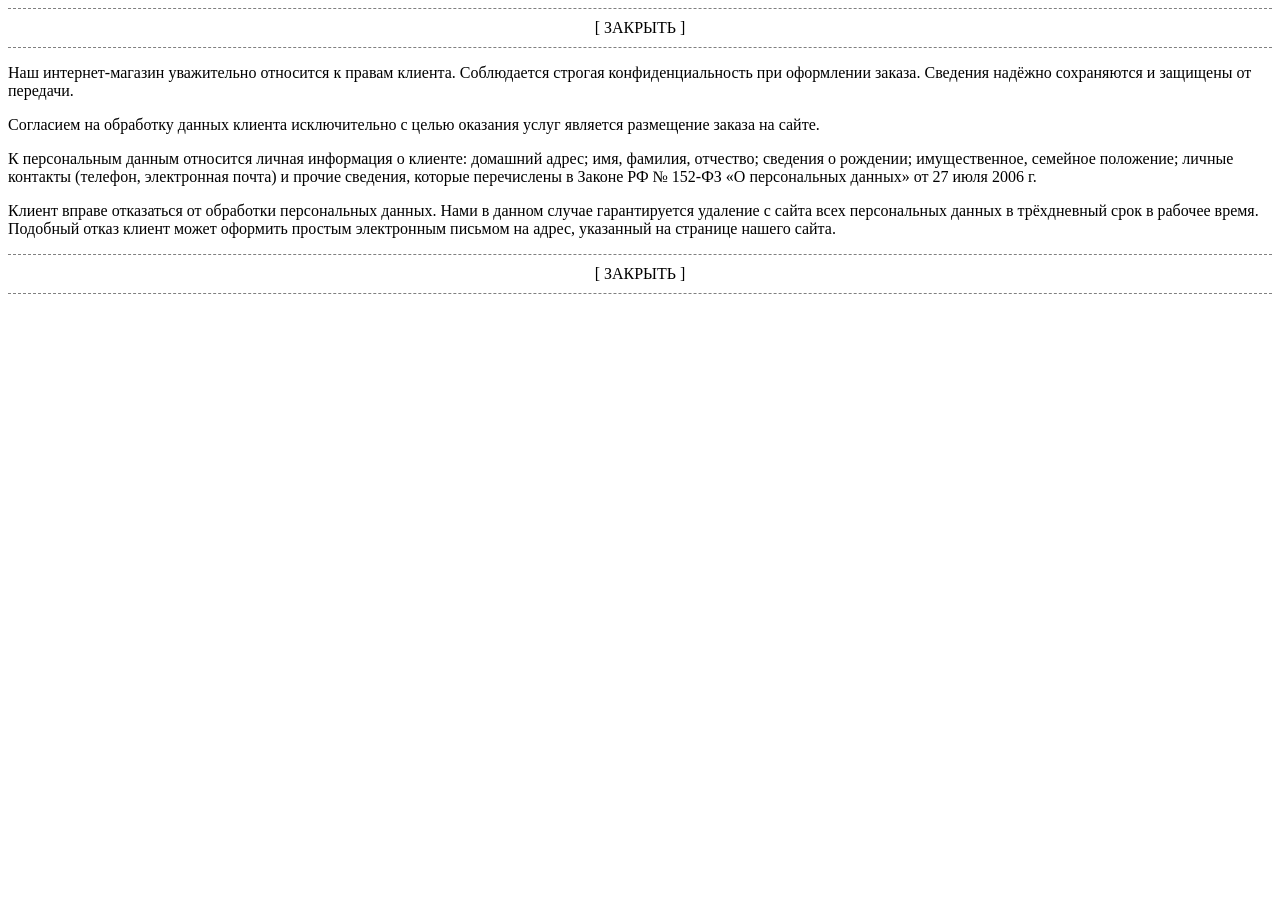
<file: policy2.html>
<!DOCTYPE html>
<html><head><meta http-equiv="Content-Type" content="text/html; charset=UTF-8">
  
  <title>Политика конфиденциальности</title>
  <meta name="viewport" content="width=device-width">
  <script type="text/javascript">
  function closePolitika() {
   window.close();
  }
  </script>
  <style>
    a.closelink { 
      display: block; 
      background: white; 
      padding: 10px; 
      border-bottom: 1px dashed gray;
      border-top: 1px dashed gray; 
      text-align: center; 
      color: black;
      text-decoration: none;
    }
  </style>
</head>
<body>

<a href="#" class="closelink" onclick="closePolitika(); return false;"> [ ЗАКРЫТЬ ]</a>

<p>
  Наш интернет-магазин уважительно относится к правам клиента. Соблюдается строгая конфиденциальность
  при оформлении заказа. Сведения надёжно сохраняются и защищены от передачи. 
</p>
<p>
  Согласием на обработку данных клиента исключительно с целью оказания услуг является размещение заказа
  на сайте.     
</p>
<p>
  К персональным данным относится личная информация о клиенте: домашний адрес; имя, фамилия, отчество;
  сведения о рождении; имущественное, семейное положение; личные контакты (телефон, электронная почта)
  и прочие сведения, которые перечислены в Законе РФ № 152-ФЗ «О персональных данных» от 27 июля 2006 г. 
</p>
<p>
  Клиент вправе отказаться от обработки персональных данных. Нами в данном случае гарантируется
  удаление с сайта всех персональных данных в трёхдневный срок в рабочее время. Подобный отказ клиент
  может оформить простым электронным письмом на адрес, указанный на странице нашего сайта. 
</p>
<a href="policy2.php" class="closelink" onclick="closePolitika(); return false;"> [ ЗАКРЫТЬ ]</a>



 
</body></html>
</file>
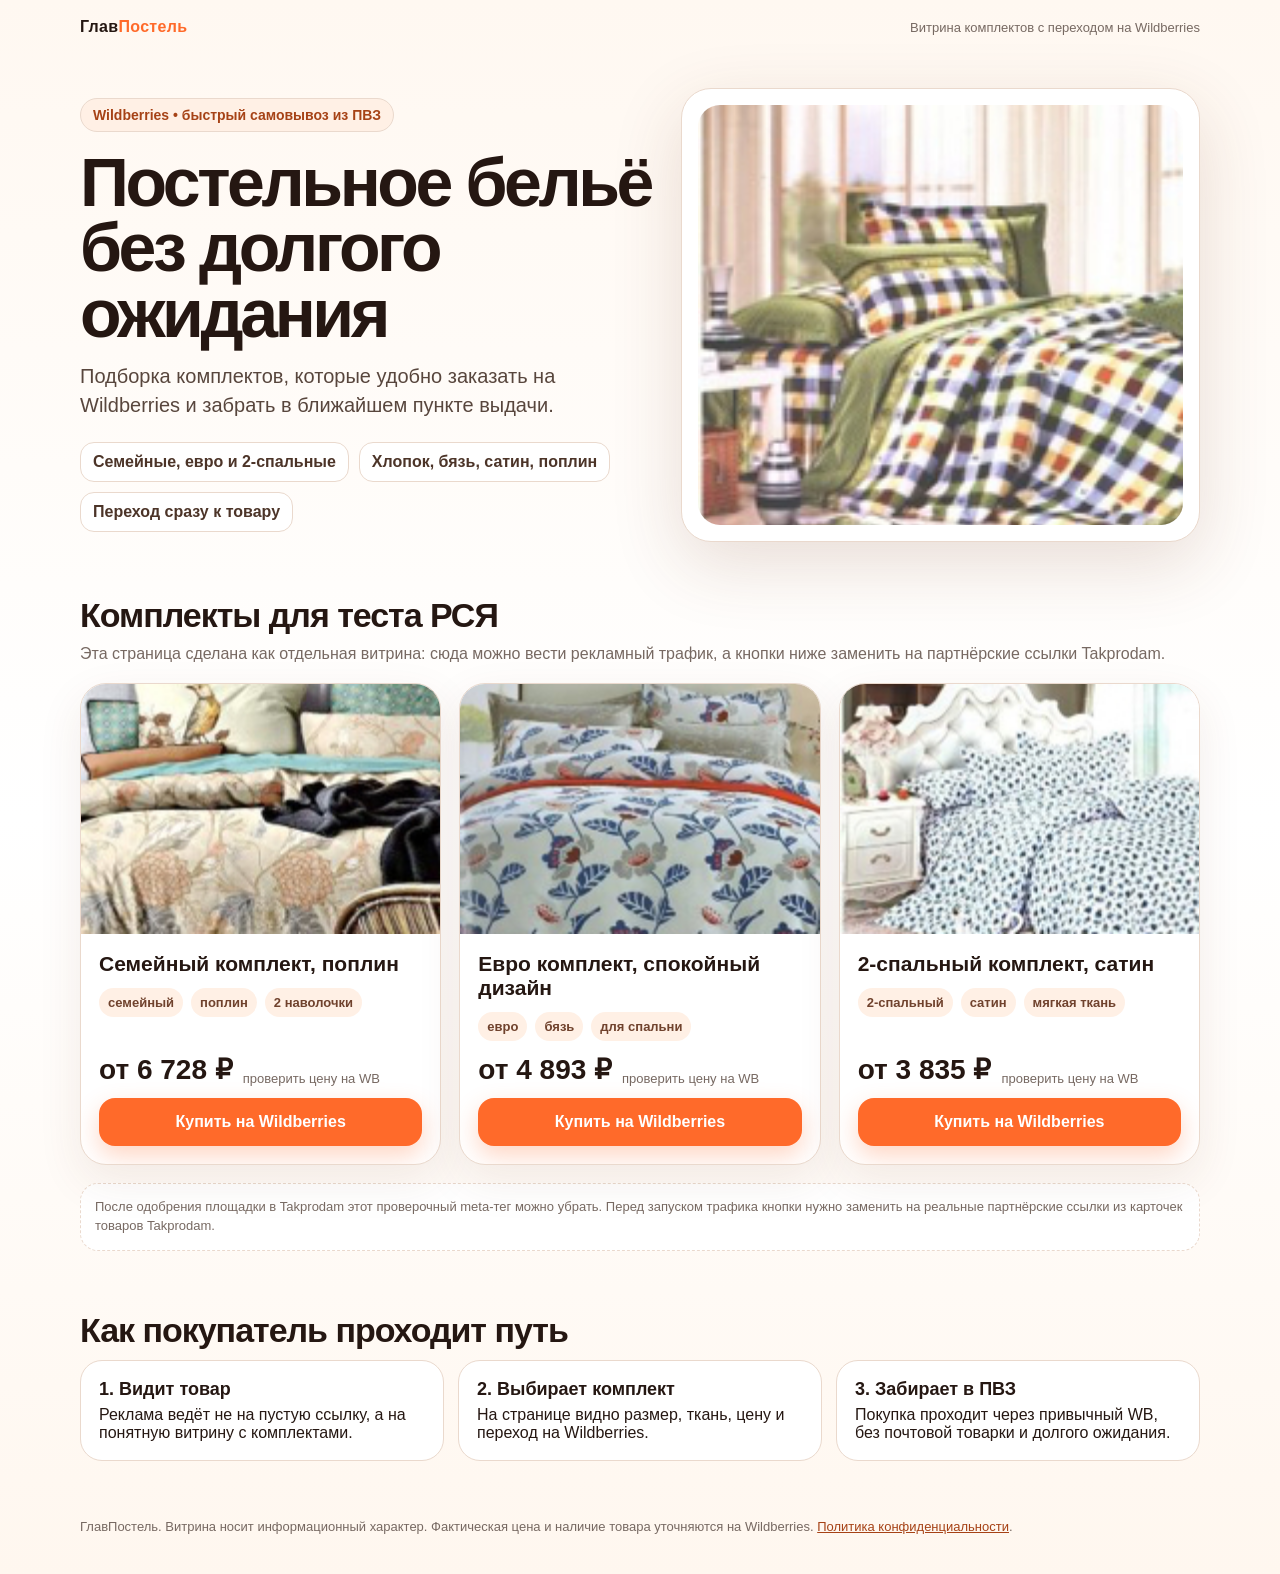
<file: takprodam-wb.html>
<!doctype html>
<html lang="ru">
<head>
  <meta charset="utf-8">
  <meta name="takprodam-verification" content="430afd64-65a6-4654-81a7-765707d07d70">
  <meta name="viewport" content="width=device-width, initial-scale=1">
  <meta name="robots" content="noindex,follow">
  <title>Постельное бельё на Wildberries — ГлавПостель</title>
  <meta name="description" content="Короткая витрина комплектов постельного белья для покупки на Wildberries: семейные, евро и 2-спальные комплекты.">
  <style>
    :root{--bg:#fff7ef;--paper:#fff;--ink:#251712;--muted:#776962;--accent:#ff6a2a;--accent2:#a64216;--line:#ead9cd;--soft:#fff0e5;}
    *{box-sizing:border-box} body{margin:0;font-family:Inter,Arial,sans-serif;background:linear-gradient(180deg,#fff8f1 0%,#fff 52%,#fff7ef 100%);color:var(--ink)}
    a{color:inherit}.wrap{width:min(1120px,calc(100% - 32px));margin:0 auto}.top{padding:18px 0;display:flex;justify-content:space-between;gap:16px;align-items:center}.brand{font-weight:900;letter-spacing:.02em}.brand b{color:var(--accent)}.tag{font-size:13px;color:var(--muted);text-align:right}.hero{padding:34px 0 24px}.heroGrid{display:grid;grid-template-columns:1.05fr .95fr;gap:28px;align-items:center}.eyebrow{display:inline-flex;gap:8px;align-items:center;padding:8px 12px;border:1px solid var(--line);background:var(--soft);border-radius:999px;font-weight:800;color:var(--accent2);font-size:14px}h1{font-size:clamp(34px,6vw,68px);line-height:.96;margin:18px 0 16px;letter-spacing:-.05em}.lead{font-size:20px;line-height:1.45;color:#58463d;margin:0 0 22px}.heroCard{border-radius:30px;background:var(--paper);box-shadow:0 22px 70px rgba(110,58,28,.16);padding:16px;border:1px solid var(--line)}.heroCard img{width:100%;height:420px;object-fit:cover;border-radius:22px;display:block}.badges{display:flex;flex-wrap:wrap;gap:10px;margin-top:18px}.badge{padding:10px 12px;border-radius:14px;background:#fff;border:1px solid var(--line);font-weight:800;color:#4c3428}.section{padding:30px 0}.section h2{font-size:34px;margin:0 0 10px;letter-spacing:-.03em}.section p{color:var(--muted);margin:0 0 20px}.grid{display:grid;grid-template-columns:repeat(3,1fr);gap:18px}.product{background:#fff;border:1px solid var(--line);border-radius:26px;overflow:hidden;box-shadow:0 16px 45px rgba(110,58,28,.09);display:flex;flex-direction:column}.product img{width:100%;height:250px;object-fit:cover;background:#f7eee6}.productBody{padding:18px;display:flex;flex-direction:column;gap:12px;flex:1}.product h3{font-size:21px;line-height:1.15;margin:0}.meta{display:flex;flex-wrap:wrap;gap:8px}.meta span{padding:7px 9px;border-radius:999px;background:var(--soft);font-size:13px;font-weight:800;color:#70422d}.price{display:flex;align-items:flex-end;gap:10px;margin-top:auto}.price b{font-size:28px}.price em{font-style:normal;color:var(--muted);font-size:13px}.btn{display:block;text-align:center;text-decoration:none;background:var(--accent);color:#fff;padding:15px 16px;border-radius:16px;font-weight:900;box-shadow:0 10px 24px rgba(255,106,42,.28)}.btn:hover{filter:brightness(.96)}.note{font-size:13px;color:var(--muted);line-height:1.45;background:#fff;border:1px dashed var(--line);border-radius:18px;padding:14px;margin-top:18px}.steps{display:grid;grid-template-columns:repeat(3,1fr);gap:14px}.step{background:#fff;border:1px solid var(--line);border-radius:22px;padding:18px}.step b{display:block;font-size:18px;margin-bottom:6px}.footer{padding:28px 0 40px;color:var(--muted);font-size:13px}.footer a{color:var(--accent2)}
    @media(max-width:860px){.heroGrid,.grid,.steps{grid-template-columns:1fr}.tag{text-align:left}.top{align-items:flex-start;flex-direction:column}.heroCard img{height:320px}.product img{height:230px}.section h2{font-size:28px}}
  </style>
</head>
<body>
  <header class="top wrap">
    <div class="brand">Глав<b>Постель</b></div>
    <div class="tag">Витрина комплектов с переходом на Wildberries</div>
  </header>

  <main>
    <section class="hero wrap">
      <div class="heroGrid">
        <div>
          <div class="eyebrow">Wildberries • быстрый самовывоз из ПВЗ</div>
          <h1>Постельное бельё без долгого ожидания</h1>
          <p class="lead">Подборка комплектов, которые удобно заказать на Wildberries и забрать в ближайшем пункте выдачи.</p>
          <div class="badges">
            <div class="badge">Семейные, евро и 2-спальные</div>
            <div class="badge">Хлопок, бязь, сатин, поплин</div>
            <div class="badge">Переход сразу к товару</div>
          </div>
        </div>
        <div class="heroCard"><img src="images/image10.jpg" alt="Постельное бельё на кровати"></div>
      </div>
    </section>

    <section class="section wrap">
      <h2>Комплекты для теста РСЯ</h2>
      <p>Эта страница сделана как отдельная витрина: сюда можно вести рекламный трафик, а кнопки ниже заменить на партнёрские ссылки Takprodam.</p>
      <div class="grid">
        <article class="product">
          <img src="images/image11.jpg" alt="Семейный комплект постельного белья">
          <div class="productBody">
            <h3>Семейный комплект, поплин</h3>
            <div class="meta"><span>семейный</span><span>поплин</span><span>2 наволочки</span></div>
            <div class="price"><b>от 6 728 ₽</b><em>проверить цену на WB</em></div>
            <a class="btn" href="https://www.wildberries.ru/" rel="nofollow sponsored" data-goal="wb_family">Купить на Wildberries</a>
          </div>
        </article>
        <article class="product">
          <img src="images/image12.jpg" alt="Евро комплект постельного белья">
          <div class="productBody">
            <h3>Евро комплект, спокойный дизайн</h3>
            <div class="meta"><span>евро</span><span>бязь</span><span>для спальни</span></div>
            <div class="price"><b>от 4 893 ₽</b><em>проверить цену на WB</em></div>
            <a class="btn" href="https://www.wildberries.ru/" rel="nofollow sponsored" data-goal="wb_euro">Купить на Wildberries</a>
          </div>
        </article>
        <article class="product">
          <img src="images/image9.jpg" alt="2-спальный сатиновый комплект">
          <div class="productBody">
            <h3>2-спальный комплект, сатин</h3>
            <div class="meta"><span>2-спальный</span><span>сатин</span><span>мягкая ткань</span></div>
            <div class="price"><b>от 3 835 ₽</b><em>проверить цену на WB</em></div>
            <a class="btn" href="https://www.wildberries.ru/" rel="nofollow sponsored" data-goal="wb_satin">Купить на Wildberries</a>
          </div>
        </article>
      </div>
      <div class="note">После одобрения площадки в Takprodam этот проверочный meta-тег можно убрать. Перед запуском трафика кнопки нужно заменить на реальные партнёрские ссылки из карточек товаров Takprodam.</div>
    </section>

    <section class="section wrap">
      <h2>Как покупатель проходит путь</h2>
      <div class="steps">
        <div class="step"><b>1. Видит товар</b>Реклама ведёт не на пустую ссылку, а на понятную витрину с комплектами.</div>
        <div class="step"><b>2. Выбирает комплект</b>На странице видно размер, ткань, цену и переход на Wildberries.</div>
        <div class="step"><b>3. Забирает в ПВЗ</b>Покупка проходит через привычный WB, без почтовой товарки и долгого ожидания.</div>
      </div>
    </section>
  </main>

  <footer class="footer wrap">
    ГлавПостель. Витрина носит информационный характер. Фактическая цена и наличие товара уточняются на Wildberries. <a href="policy2.html">Политика конфиденциальности</a>.
  </footer>

  <script>
    (function(m,e,t,r,i,k,a){m[i]=m[i]||function(){(m[i].a=m[i].a||[]).push(arguments)};m[i].l=1*new Date();for(var j=0;j<document.scripts.length;j++){if(document.scripts[j].src===r){return;}}k=e.createElement(t),a=e.getElementsByTagName(t)[0],k.async=1,k.src=r,a.parentNode.insertBefore(k,a)})(window,document,'script','https://mc.yandex.ru/metrika/tag.js?id=110150078','ym');
    ym(110150078,'init',{clickmap:true,trackLinks:true,accurateTrackBounce:true,webvisor:true});
    document.addEventListener('click',function(e){var a=e.target.closest('a[data-goal]'); if(a && window.ym){ym(110150078,'reachGoal',a.dataset.goal);}});
  </script>
  <noscript><div><img src="https://mc.yandex.ru/watch/110150078" style="position:absolute; left:-9999px;" alt=""></div></noscript>
</body>
</html>
</file>
<file: css/woocommerce-layout.css>
.woocommerce #content div.product .woocommerce-tabs ul.tabs:after,.woocommerce #content div.product .woocommerce-tabs ul.tabs:before,.woocommerce #content div.product div.thumbnails:after,.woocommerce #content div.product div.thumbnails:before,.woocommerce .col2-set:after,.woocommerce .col2-set:before,.woocommerce div.product .woocommerce-tabs ul.tabs:after,.woocommerce div.product .woocommerce-tabs ul.tabs:before,.woocommerce div.product div.thumbnails:after,.woocommerce div.product div.thumbnails:before,.woocommerce-page #content div.product .woocommerce-tabs ul.tabs:after,.woocommerce-page #content div.product .woocommerce-tabs ul.tabs:before,.woocommerce-page #content div.product div.thumbnails:after,.woocommerce-page #content div.product div.thumbnails:before,.woocommerce-page .col2-set:after,.woocommerce-page .col2-set:before,.woocommerce-page div.product .woocommerce-tabs ul.tabs:after,.woocommerce-page div.product .woocommerce-tabs ul.tabs:before,.woocommerce-page div.product div.thumbnails:after,.woocommerce-page div.product div.thumbnails:before{content:" ";display:table}.woocommerce #content div.product .woocommerce-tabs,.woocommerce #content div.product .woocommerce-tabs ul.tabs:after,.woocommerce #content div.product div.thumbnails a.first,.woocommerce #content div.product div.thumbnails:after,.woocommerce .cart-collaterals:after,.woocommerce .col2-set:after,.woocommerce .woocommerce-pagination ul.page-numbers:after,.woocommerce div.product .woocommerce-tabs,.woocommerce div.product .woocommerce-tabs ul.tabs:after,.woocommerce div.product div.thumbnails a.first,.woocommerce div.product div.thumbnails:after,.woocommerce ul.products,.woocommerce ul.products li.first,.woocommerce ul.products:after,.woocommerce-page #content div.product .woocommerce-tabs,.woocommerce-page #content div.product .woocommerce-tabs ul.tabs:after,.woocommerce-page #content div.product div.thumbnails a.first,.woocommerce-page #content div.product div.thumbnails:after,.woocommerce-page .cart-collaterals:after,.woocommerce-page .col2-set:after,.woocommerce-page .woocommerce-pagination ul.page-numbers:after,.woocommerce-page div.product .woocommerce-tabs,.woocommerce-page div.product .woocommerce-tabs ul.tabs:after,.woocommerce-page div.product div.thumbnails a.first,.woocommerce-page div.product div.thumbnails:after,.woocommerce-page ul.products,.woocommerce-page ul.products li.first,.woocommerce-page ul.products:after{clear:both}.woocommerce .col2-set,.woocommerce-page .col2-set{width:100%}.woocommerce .col2-set .col-1,.woocommerce-page .col2-set .col-1{float:left;width:48%}.woocommerce .col2-set .col-2,.woocommerce-page .col2-set .col-2{float:right;width:48%}.woocommerce img,.woocommerce-page img{height:auto;max-width:100%}.woocommerce #content div.product div.images,.woocommerce div.product div.images,.woocommerce-page #content div.product div.images,.woocommerce-page div.product div.images{float:left;width:48%}.woocommerce #content div.product div.thumbnails a,.woocommerce div.product div.thumbnails a,.woocommerce-page #content div.product div.thumbnails a,.woocommerce-page div.product div.thumbnails a{float:left;width:30.75%;margin-right:3.8%;margin-bottom:1em}.woocommerce #content div.product div.thumbnails a.last,.woocommerce div.product div.thumbnails a.last,.woocommerce-page #content div.product div.thumbnails a.last,.woocommerce-page div.product div.thumbnails a.last{margin-right:0}.woocommerce #content div.product div.thumbnails.columns-1 a,.woocommerce div.product div.thumbnails.columns-1 a,.woocommerce-page #content div.product div.thumbnails.columns-1 a,.woocommerce-page div.product div.thumbnails.columns-1 a{width:100%;margin-right:0;float:none}.woocommerce #content div.product div.thumbnails.columns-2 a,.woocommerce div.product div.thumbnails.columns-2 a,.woocommerce-page #content div.product div.thumbnails.columns-2 a,.woocommerce-page div.product div.thumbnails.columns-2 a{width:48%}.woocommerce #content div.product div.thumbnails.columns-4 a,.woocommerce div.product div.thumbnails.columns-4 a,.woocommerce-page #content div.product div.thumbnails.columns-4 a,.woocommerce-page div.product div.thumbnails.columns-4 a{width:22.05%}.woocommerce #content div.product div.thumbnails.columns-5 a,.woocommerce div.product div.thumbnails.columns-5 a,.woocommerce-page #content div.product div.thumbnails.columns-5 a,.woocommerce-page div.product div.thumbnails.columns-5 a{width:16.9%}.woocommerce #content div.product div.summary,.woocommerce div.product div.summary,.woocommerce-page #content div.product div.summary,.woocommerce-page div.product div.summary{float:right;width:48%}.woocommerce #content div.product .woocommerce-tabs ul.tabs li,.woocommerce div.product .woocommerce-tabs ul.tabs li,.woocommerce-page #content div.product .woocommerce-tabs ul.tabs li,.woocommerce-page div.product .woocommerce-tabs ul.tabs li{display:inline-block}.woocommerce #content div.product #reviews .comment:after,.woocommerce #content div.product #reviews .comment:before,.woocommerce .woocommerce-pagination ul.page-numbers:after,.woocommerce .woocommerce-pagination ul.page-numbers:before,.woocommerce div.product #reviews .comment:after,.woocommerce div.product #reviews .comment:before,.woocommerce ul.products:after,.woocommerce ul.products:before,.woocommerce-page #content div.product #reviews .comment:after,.woocommerce-page #content div.product #reviews .comment:before,.woocommerce-page .woocommerce-pagination ul.page-numbers:after,.woocommerce-page .woocommerce-pagination ul.page-numbers:before,.woocommerce-page div.product #reviews .comment:after,.woocommerce-page div.product #reviews .comment:before,.woocommerce-page ul.products:after,.woocommerce-page ul.products:before{content:" ";display:table}.woocommerce #content div.product #reviews .comment:after,.woocommerce div.product #reviews .comment:after,.woocommerce-page #content div.product #reviews .comment:after,.woocommerce-page div.product #reviews .comment:after{clear:both}.woocommerce #content div.product #reviews .comment img,.woocommerce div.product #reviews .comment img,.woocommerce-page #content div.product #reviews .comment img,.woocommerce-page div.product #reviews .comment img{float:right;height:auto}.woocommerce ul.products li.product,.woocommerce-page ul.products li.product{float:left;margin:0 3.8% 2.992em 0;padding:0;position:relative;width:22.05%}.woocommerce ul.products li.last,.woocommerce-page ul.products li.last{margin-right:0}.woocommerce-page.columns-1 ul.products li.product,.woocommerce.columns-1 ul.products li.product{width:100%;margin-right:0}.woocommerce-page.columns-2 ul.products li.product,.woocommerce.columns-2 ul.products li.product{width:48%}.woocommerce-page.columns-3 ul.products li.product,.woocommerce.columns-3 ul.products li.product{width:30.75%}.woocommerce-page.columns-5 ul.products li.product,.woocommerce.columns-5 ul.products li.product{width:16.95%}.woocommerce-page.columns-6 ul.products li.product,.woocommerce.columns-6 ul.products li.product{width:13.5%}.woocommerce .woocommerce-result-count,.woocommerce-page .woocommerce-result-count{float:left}.woocommerce .woocommerce-ordering,.woocommerce-page .woocommerce-ordering{float:right}.woocommerce .woocommerce-pagination ul.page-numbers li,.woocommerce-page .woocommerce-pagination ul.page-numbers li{display:inline-block}.woocommerce #content table.cart img,.woocommerce table.cart img,.woocommerce-page #content table.cart img,.woocommerce-page table.cart img{height:auto}.woocommerce #content table.cart td.actions,.woocommerce table.cart td.actions,.woocommerce-page #content table.cart td.actions,.woocommerce-page table.cart td.actions{text-align:right}.woocommerce #content table.cart td.actions .input-text,.woocommerce table.cart td.actions .input-text,.woocommerce-page #content table.cart td.actions .input-text,.woocommerce-page table.cart td.actions .input-text{width:80px}.woocommerce #content table.cart td.actions .coupon,.woocommerce table.cart td.actions .coupon,.woocommerce-page #content table.cart td.actions .coupon,.woocommerce-page table.cart td.actions .coupon{float:left}.woocommerce #content table.cart td.actions .coupon label,.woocommerce table.cart td.actions .coupon label,.woocommerce-page #content table.cart td.actions .coupon label,.woocommerce-page table.cart td.actions .coupon label{display:none}.woocommerce .cart-collaterals .shipping_calculator:after,.woocommerce .cart-collaterals .shipping_calculator:before,.woocommerce .cart-collaterals:after,.woocommerce .cart-collaterals:before,.woocommerce form .form-row:after,.woocommerce form .form-row:before,.woocommerce ul.cart_list li:after,.woocommerce ul.cart_list li:before,.woocommerce ul.product_list_widget li:after,.woocommerce ul.product_list_widget li:before,.woocommerce-page .cart-collaterals .shipping_calculator:after,.woocommerce-page .cart-collaterals .shipping_calculator:before,.woocommerce-page .cart-collaterals:after,.woocommerce-page .cart-collaterals:before,.woocommerce-page form .form-row:after,.woocommerce-page form .form-row:before,.woocommerce-page ul.cart_list li:after,.woocommerce-page ul.cart_list li:before,.woocommerce-page ul.product_list_widget li:after,.woocommerce-page ul.product_list_widget li:before{content:" ";display:table}.woocommerce .cart-collaterals,.woocommerce-page .cart-collaterals{width:100%}.woocommerce .cart-collaterals .related,.woocommerce-page .cart-collaterals .related{width:30.75%;float:left}.woocommerce .cart-collaterals .cross-sells,.woocommerce-page .cart-collaterals .cross-sells{width:48%;float:left}.woocommerce .cart-collaterals .cross-sells ul.products,.woocommerce-page .cart-collaterals .cross-sells ul.products{float:none}.woocommerce .cart-collaterals .cross-sells ul.products li,.woocommerce-page .cart-collaterals .cross-sells ul.products li{width:48%}.woocommerce .cart-collaterals .shipping_calculator,.woocommerce-page .cart-collaterals .shipping_calculator{width:48%;clear:right;float:right}.woocommerce .cart-collaterals .shipping_calculator:after,.woocommerce form .form-row-wide,.woocommerce form .form-row:after,.woocommerce ul.cart_list li:after,.woocommerce ul.product_list_widget li:after,.woocommerce-page .cart-collaterals .shipping_calculator:after,.woocommerce-page form .form-row-wide,.woocommerce-page form .form-row:after,.woocommerce-page ul.cart_list li:after,.woocommerce-page ul.product_list_widget li:after{clear:both}.woocommerce .cart-collaterals .shipping_calculator .col2-set .col-1,.woocommerce .cart-collaterals .shipping_calculator .col2-set .col-2,.woocommerce-page .cart-collaterals .shipping_calculator .col2-set .col-1,.woocommerce-page .cart-collaterals .shipping_calculator .col2-set .col-2{width:47%}.woocommerce .cart-collaterals .cart_totals,.woocommerce-page .cart-collaterals .cart_totals{float:right;width:48%}.woocommerce ul.cart_list li img,.woocommerce ul.product_list_widget li img,.woocommerce-page ul.cart_list li img,.woocommerce-page ul.product_list_widget li img{float:right;height:auto}.woocommerce form .form-row label,.woocommerce-page form .form-row label{display:block}.woocommerce form .form-row label.checkbox,.woocommerce-page form .form-row label.checkbox{display:inline}.woocommerce form .form-row select,.woocommerce-page form .form-row select{width:100%}.woocommerce form .form-row .input-text,.woocommerce-page form .form-row .input-text{box-sizing:border-box;width:100%}.woocommerce form .form-row-first,.woocommerce form .form-row-last,.woocommerce-page form .form-row-first,.woocommerce-page form .form-row-last{float:left;width:47%;overflow:visible}.woocommerce form .form-row-last,.woocommerce-page form .form-row-last{float:right}.woocommerce #payment .form-row select,.woocommerce-page #payment .form-row select{width:auto}.woocommerce #payment .terms,.woocommerce #payment .wc-terms-and-conditions,.woocommerce-page #payment .terms,.woocommerce-page #payment .wc-terms-and-conditions{text-align:left;padding:0 1em 0 0;float:left}.woocommerce #payment #place_order,.woocommerce-page #payment #place_order{float:right}.woocommerce-account .woocommerce-MyAccount-navigation{float:left;width:30%}.woocommerce-account .woocommerce-MyAccount-content{float:right;width:68%}.woocommerce-page.left-sidebar #content.twentyeleven{width:58.4%;margin:0 7.6%;float:right}.woocommerce-page.right-sidebar #content.twentyeleven{margin:0 7.6%;width:58.4%;float:left}.twentyfourteen .tfwc{padding:12px 10px 0;max-width:474px;margin:0 auto}.twentyfourteen .tfwc .product .entry-summary{padding:0!important;margin:0 0 1.618em!important}.twentyfourteen .tfwc div.product.hentry.has-post-thumbnail{margin-top:0}.twentyfourteen .tfwc .product .images img{margin-bottom:1em}@media screen and (min-width:673px){.twentyfourteen .tfwc{padding-right:30px;padding-left:30px}}@media screen and (min-width:1040px){.twentyfourteen .tfwc{padding-right:15px;padding-left:15px}}@media screen and (min-width:1110px){.twentyfourteen .tfwc{padding-right:30px;padding-left:30px}}@media screen and (min-width:1218px){.twentyfourteen .tfwc{margin-right:54px}.full-width .twentyfourteen .tfwc{margin-right:auto}}.twentyfifteen .t15wc{padding-left:7.6923%;padding-right:7.6923%;padding-top:7.6923%;margin-bottom:7.6923%;background:#fff;box-shadow:0 0 1px rgba(0,0,0,.15)}.twentyfifteen .t15wc .page-title{margin-left:0}@media screen and (min-width:38.75em){.twentyfifteen .t15wc{margin-right:7.6923%;margin-left:7.6923%;margin-top:8.3333%}}@media screen and (min-width:59.6875em){.twentyfifteen .t15wc{margin-left:8.3333%;margin-right:8.3333%;padding:10%}.single-product .twentyfifteen .entry-summary{padding:0!important}}.twentysixteen .site-main{margin-right:7.6923%;margin-left:7.6923%}.twentysixteen .entry-summary{margin-right:0;margin-left:0}#content .twentysixteen div.product div.images,#content .twentysixteen div.product div.summary{width:46.42857%}@media screen and (min-width:44.375em){.twentysixteen .site-main{margin-right:23.0769%}}@media screen and (min-width:56.875em){.twentysixteen .site-main{margin-right:0;margin-left:0}.no-sidebar .twentysixteen .site-main{margin-right:15%;margin-left:15%}.no-sidebar .twentysixteen .entry-summary{margin-right:0;margin-left:0}}.rtl .woocommerce .col2-set .col-1,.rtl .woocommerce-page .col2-set .col-1{float:right}.rtl .woocommerce .col2-set .col-2,.rtl .woocommerce-page .col2-set .col-2{float:left}.rtl .woocommerce form .form-row-first,.rtl .woocommerce form .form-row-last,.rtl .woocommerce-page form .form-row-first,.rtl .woocommerce-page form .form-row-last{float:right}.rtl .woocommerce form .form-row-last,.rtl .woocommerce-page form .form-row-last{float:left}
</file>
<file: css/woocommerce-smallscreen.css>
.woocommerce table.shop_table_responsive tbody th,.woocommerce table.shop_table_responsive thead,.woocommerce-page table.shop_table_responsive tbody th,.woocommerce-page table.shop_table_responsive thead{display:none}.woocommerce table.shop_table_responsive tbody tr:first-child td:first-child,.woocommerce-page table.shop_table_responsive tbody tr:first-child td:first-child{border-top:0}.woocommerce table.shop_table_responsive tr,.woocommerce-page table.shop_table_responsive tr{display:block}.woocommerce table.shop_table_responsive tr td,.woocommerce-page table.shop_table_responsive tr td{display:block;text-align:right!important}.woocommerce #content table.cart .product-thumbnail,.woocommerce table.cart .product-thumbnail,.woocommerce table.my_account_orders tr td.order-actions:before,.woocommerce table.shop_table_responsive tr td.actions:before,.woocommerce table.shop_table_responsive tr td.product-remove:before,.woocommerce-page #content table.cart .product-thumbnail,.woocommerce-page table.cart .product-thumbnail,.woocommerce-page table.my_account_orders tr td.order-actions:before,.woocommerce-page table.shop_table_responsive tr td.actions:before,.woocommerce-page table.shop_table_responsive tr td.product-remove:before{display:none}.woocommerce table.shop_table_responsive tr td.order-actions,.woocommerce-page table.shop_table_responsive tr td.order-actions{text-align:left!important}.woocommerce table.shop_table_responsive tr td:before,.woocommerce-page table.shop_table_responsive tr td:before{content:attr(data-title) ": ";font-weight:700;float:left}.woocommerce table.shop_table_responsive tr:nth-child(2n) td,.woocommerce-page table.shop_table_responsive tr:nth-child(2n) td{background-color:rgba(0,0,0,.025)}.woocommerce table.my_account_orders tr td.order-actions,.woocommerce-page table.my_account_orders tr td.order-actions{text-align:left}.woocommerce table.my_account_orders tr td.order-actions .button,.woocommerce-page table.my_account_orders tr td.order-actions .button{float:none;margin:.125em .25em .125em 0}.woocommerce .col2-set .col-1,.woocommerce .col2-set .col-2,.woocommerce-page .col2-set .col-1,.woocommerce-page .col2-set .col-2{float:none;width:100%}.woocommerce ul.products li.product,.woocommerce-page ul.products li.product,.woocommerce-page[class*=columns-] ul.products li.product,.woocommerce[class*=columns-] ul.products li.product{width:48%;float:left;clear:both;margin:0 0 2.992em}.woocommerce ul.products li.product:nth-child(2n),.woocommerce-page ul.products li.product:nth-child(2n),.woocommerce-page[class*=columns-] ul.products li.product:nth-child(2n),.woocommerce[class*=columns-] ul.products li.product:nth-child(2n){float:right;clear:none!important}.woocommerce #content div.product div.images,.woocommerce #content div.product div.summary,.woocommerce div.product div.images,.woocommerce div.product div.summary,.woocommerce-page #content div.product div.images,.woocommerce-page #content div.product div.summary,.woocommerce-page div.product div.images,.woocommerce-page div.product div.summary{float:none;width:100%}.woocommerce #content table.cart td.actions,.woocommerce table.cart td.actions,.woocommerce-page #content table.cart td.actions,.woocommerce-page table.cart td.actions{text-align:left}.woocommerce #content table.cart td.actions .coupon,.woocommerce table.cart td.actions .coupon,.woocommerce-page #content table.cart td.actions .coupon,.woocommerce-page table.cart td.actions .coupon{float:none;padding-bottom:.5em}.woocommerce #content table.cart td.actions .coupon:after,.woocommerce #content table.cart td.actions .coupon:before,.woocommerce table.cart td.actions .coupon:after,.woocommerce table.cart td.actions .coupon:before,.woocommerce-page #content table.cart td.actions .coupon:after,.woocommerce-page #content table.cart td.actions .coupon:before,.woocommerce-page table.cart td.actions .coupon:after,.woocommerce-page table.cart td.actions .coupon:before{content:" ";display:table}.woocommerce #content table.cart td.actions .coupon:after,.woocommerce table.cart td.actions .coupon:after,.woocommerce-page #content table.cart td.actions .coupon:after,.woocommerce-page table.cart td.actions .coupon:after{clear:both}.woocommerce #content table.cart td.actions .coupon .button,.woocommerce #content table.cart td.actions .coupon .input-text,.woocommerce #content table.cart td.actions .coupon input,.woocommerce table.cart td.actions .coupon .button,.woocommerce table.cart td.actions .coupon .input-text,.woocommerce table.cart td.actions .coupon input,.woocommerce-page #content table.cart td.actions .coupon .button,.woocommerce-page #content table.cart td.actions .coupon .input-text,.woocommerce-page #content table.cart td.actions .coupon input,.woocommerce-page table.cart td.actions .coupon .button,.woocommerce-page table.cart td.actions .coupon .input-text,.woocommerce-page table.cart td.actions .coupon input{width:48%;box-sizing:border-box}.woocommerce #content table.cart td.actions .coupon .button.alt,.woocommerce #content table.cart td.actions .coupon .input-text+.button,.woocommerce table.cart td.actions .coupon .button.alt,.woocommerce table.cart td.actions .coupon .input-text+.button,.woocommerce-page #content table.cart td.actions .coupon .button.alt,.woocommerce-page #content table.cart td.actions .coupon .input-text+.button,.woocommerce-page table.cart td.actions .coupon .button.alt,.woocommerce-page table.cart td.actions .coupon .input-text+.button{float:right}.woocommerce #content table.cart td.actions .button,.woocommerce table.cart td.actions .button,.woocommerce-page #content table.cart td.actions .button,.woocommerce-page table.cart td.actions .button{display:block;width:100%}.woocommerce .cart-collaterals .cart_totals,.woocommerce .cart-collaterals .cross-sells,.woocommerce .cart-collaterals .shipping_calculator,.woocommerce-page .cart-collaterals .cart_totals,.woocommerce-page .cart-collaterals .cross-sells,.woocommerce-page .cart-collaterals .shipping_calculator{width:100%;float:none;text-align:left}.woocommerce-page.woocommerce-checkout form.login .form-row,.woocommerce.woocommerce-checkout form.login .form-row{width:100%;float:none}.woocommerce #payment .terms,.woocommerce-page #payment .terms{text-align:left;padding:0}.woocommerce #payment #place_order,.woocommerce-page #payment #place_order{float:none;width:100%;box-sizing:border-box;margin-bottom:1em}.woocommerce .lost_reset_password .form-row-first,.woocommerce .lost_reset_password .form-row-last,.woocommerce-page .lost_reset_password .form-row-first,.woocommerce-page .lost_reset_password .form-row-last{width:100%;float:none;margin-right:0}.woocommerce-account .woocommerce-MyAccount-content,.woocommerce-account .woocommerce-MyAccount-navigation{float:none;width:100%}.single-product .twentythirteen .panel{padding-left:20px!important;padding-right:20px!important}
</file>
<file: css/woocommerce.css>
@charset "UTF-8";.clear,.woocommerce .woocommerce-breadcrumb:after{clear:both}@-webkit-keyframes spin{100%{-webkit-transform:rotate(360deg)}}@-moz-keyframes spin{100%{-moz-transform:rotate(360deg)}}@keyframes spin{100%{-webkit-transform:rotate(360deg);-moz-transform:rotate(360deg);-ms-transform:rotate(360deg);-o-transform:rotate(360deg);transform:rotate(360deg)}}@font-face{font-family:star;src:url(../fonts/star.eot)/*tpa=http://glavpostel.biz/fonts/star.eot*/;src:url(../fonts/star.eot-#iefix)/*tpa=http://glavpostel.biz/fonts/star.eot?#iefix*/ format("embedded-opentype"),url(../fonts/star.woff)/*tpa=http://glavpostel.biz/fonts/star.woff*/ format("woff"),url(../fonts/star.ttf)/*tpa=http://glavpostel.biz/fonts/star.ttf*/ format("truetype"),url(../fonts/star.svg#star)/*tpa=http://glavpostel.biz/fonts/star.svg#star*/ format("svg");font-weight:400;font-style:normal}@font-face{font-family:WooCommerce;src:url(../fonts/WooCommerce.eot)/*tpa=http://glavpostel.biz/fonts/WooCommerce.eot*/;src:url(../fonts/WooCommerce.eot-#iefix)/*tpa=http://glavpostel.biz/fonts/WooCommerce.eot?#iefix*/ format("embedded-opentype"),url(../fonts/WooCommerce.woff)/*tpa=http://glavpostel.biz/fonts/WooCommerce.woff*/ format("woff"),url(../fonts/WooCommerce.ttf)/*tpa=http://glavpostel.biz/fonts/WooCommerce.ttf*/ format("truetype"),url(../fonts/WooCommerce.svg#WooCommerce)/*tpa=http://glavpostel.biz/fonts/WooCommerce.svg#WooCommerce*/ format("svg");font-weight:400;font-style:normal}p.demo_store{position:fixed;top:0;left:0;right:0;margin:0;width:100%;font-size:1em;padding:1em 0;text-align:center;background-color:#a46497;color:#fff;z-index:99998;box-shadow:0 1px 1em rgba(0,0,0,.2)}p.demo_store a{color:#fff}.admin-bar p.demo_store{top:32px}.woocommerce .blockUI.blockOverlay{position:relative}.woocommerce .blockUI.blockOverlay:before,.woocommerce .loader:before{height:1em;width:1em;position:absolute;top:50%;left:50%;margin-left:-.5em;margin-top:-.5em;display:block;content:"";-webkit-animation:spin 1s ease-in-out infinite;-moz-animation:spin 1s ease-in-out infinite;animation:spin 1s ease-in-out infinite;background:url(../images/icons/loader.svg)/*tpa=http://glavpostel.biz/images/icons/loader.svg*/ center center;background-size:cover;line-height:1;text-align:center;font-size:2em;color:rgba(0,0,0,.75)}.woocommerce a.remove{display:block;font-size:1.5em;height:1em;width:1em;text-align:center;line-height:1;border-radius:100%;color:red!important;text-decoration:none;font-weight:700;border:0}.woocommerce a.remove:hover{color:#fff!important;background:red}.woocommerce small.note{display:block;color:#777;font-size:.857em;margin-top:10px}.woocommerce .woocommerce-breadcrumb{margin:0 0 1em;padding:0;font-size:.92em;color:#777}.woocommerce .woocommerce-breadcrumb:after,.woocommerce .woocommerce-breadcrumb:before{content:" ";display:table}.woocommerce .woocommerce-breadcrumb a{color:#777}.woocommerce .quantity .qty{width:3.631em;text-align:center}.woocommerce div.product{margin-bottom:0;position:relative}.woocommerce div.product .product_title{clear:none;margin-top:0;padding:0}.woocommerce #reviews #comments .add_review:after,.woocommerce .products ul:after,.woocommerce div.product form.cart:after,.woocommerce div.product p.cart:after,.woocommerce nav.woocommerce-pagination ul,.woocommerce ul.products:after{clear:both}.woocommerce div.product p.price,.woocommerce div.product span.price{color:#77a464;font-size:1.25em}.woocommerce div.product p.price ins,.woocommerce div.product span.price ins{background:inherit;font-weight:700}.woocommerce div.product p.price del,.woocommerce div.product span.price del{opacity:.5}.woocommerce div.product p.stock{font-size:.92em}.woocommerce div.product .stock{color:#77a464}.woocommerce div.product .out-of-stock{color:red}.woocommerce div.product .woocommerce-product-rating{margin-bottom:1.618em}.woocommerce div.product div.images,.woocommerce div.product div.summary{margin-bottom:2em}.woocommerce div.product div.images img{display:block;width:100%;height:auto;box-shadow:none}.woocommerce div.product div.images div.thumbnails{padding-top:1em}.woocommerce div.product div.social{text-align:right;margin:0 0 1em}.woocommerce div.product div.social span{margin:0 0 0 2px}.woocommerce div.product div.social span span{margin:0}.woocommerce div.product div.social span .stButton .chicklets{padding-left:16px;width:0}.woocommerce div.product div.social iframe{float:left;margin-top:3px}.woocommerce div.product .woocommerce-tabs ul.tabs{list-style:none;padding:0 0 0 1em;margin:0 0 1.618em;overflow:hidden;position:relative}.woocommerce div.product .woocommerce-tabs ul.tabs li{border:1px solid #d3ced2;background-color:#ebe9eb;display:inline-block;position:relative;z-index:0;border-radius:4px 4px 0 0;margin:0 -5px;padding:0 1em}.woocommerce div.product .woocommerce-tabs ul.tabs li a{display:inline-block;padding:.5em 0;font-weight:700;color:#515151;text-decoration:none}.woocommerce div.product form.cart:after,.woocommerce div.product form.cart:before,.woocommerce div.product p.cart:after,.woocommerce div.product p.cart:before{display:table;content:" "}.woocommerce div.product .woocommerce-tabs ul.tabs li a:hover{text-decoration:none;color:#6b6b6b}.woocommerce div.product .woocommerce-tabs ul.tabs li.active{background:#fff;z-index:2;border-bottom-color:#fff}.woocommerce div.product .woocommerce-tabs ul.tabs li.active a{color:inherit;text-shadow:inherit}.woocommerce div.product .woocommerce-tabs ul.tabs li.active:before{box-shadow:2px 2px 0 #fff}.woocommerce div.product .woocommerce-tabs ul.tabs li.active:after{box-shadow:-2px 2px 0 #fff}.woocommerce div.product .woocommerce-tabs ul.tabs li:after,.woocommerce div.product .woocommerce-tabs ul.tabs li:before{border:1px solid #d3ced2;position:absolute;bottom:-1px;width:5px;height:5px;content:" "}.woocommerce div.product .woocommerce-tabs ul.tabs li:before{left:-6px;-webkit-border-bottom-right-radius:4px;-moz-border-bottom-right-radius:4px;border-bottom-right-radius:4px;border-width:0 1px 1px 0;box-shadow:2px 2px 0 #ebe9eb}.woocommerce div.product .woocommerce-tabs ul.tabs li:after{right:-6px;-webkit-border-bottom-left-radius:4px;-moz-border-bottom-left-radius:4px;border-bottom-left-radius:4px;border-width:0 0 1px 1px;box-shadow:-2px 2px 0 #ebe9eb}.woocommerce div.product .woocommerce-tabs ul.tabs:before{position:absolute;content:" ";width:100%;bottom:0;left:0;border-bottom:1px solid #d3ced2;z-index:1}.woocommerce div.product .woocommerce-tabs .panel{margin:0 0 2em;padding:0}.woocommerce div.product form.cart,.woocommerce div.product p.cart{margin-bottom:2em}.woocommerce div.product form.cart div.quantity{float:left;margin:0 4px 0 0}.woocommerce div.product form.cart table{border-width:0 0 1px}.woocommerce div.product form.cart table td{padding-left:0}.woocommerce div.product form.cart table div.quantity{float:none;margin:0}.woocommerce div.product form.cart table small.stock{display:block;float:none}.woocommerce div.product form.cart .variations{margin-bottom:1em;border:0;width:100%}.woocommerce div.product form.cart .variations td,.woocommerce div.product form.cart .variations th{border:0;vertical-align:top;line-height:2em}.woocommerce div.product form.cart .variations label{font-weight:700}.woocommerce div.product form.cart .variations select{max-width:100%;min-width:75%;display:inline-block;margin-right:1em}.woocommerce div.product form.cart .variations td.label{padding-right:1em}.woocommerce div.product form.cart .woocommerce-variation-description p{margin-bottom:1em}.woocommerce div.product form.cart .reset_variations{visibility:hidden;font-size:.83em}.woocommerce div.product form.cart .wc-no-matching-variations{display:none}.woocommerce div.product form.cart .button{vertical-align:middle;float:left}.woocommerce div.product form.cart .group_table td.label{padding-right:1em;padding-left:1em}.woocommerce div.product form.cart .group_table td{vertical-align:top;padding-bottom:.5em;border:0}.woocommerce span.onsale{min-height:3.236em;min-width:3.236em;padding:.202em;font-weight:700;position:absolute;text-align:center;line-height:3.236;top:-.5em;left:-.5em;margin:0;border-radius:100%;background-color:#77a464;color:#fff;font-size:.857em;-webkit-font-smoothing:antialiased}.woocommerce .products ul,.woocommerce ul.products{margin:0 0 1em;padding:0;list-style:none;clear:both}.woocommerce .products ul:after,.woocommerce .products ul:before,.woocommerce ul.products:after,.woocommerce ul.products:before{content:" ";display:table}.woocommerce .products ul li,.woocommerce ul.products li{list-style:none}.woocommerce ul.products li.product .onsale{top:0;right:0;left:auto;margin:-.5em -.5em 0 0}.woocommerce ul.products li.product h3{padding:.5em 0;margin:0;font-size:1em}.woocommerce ul.products li.product a{text-decoration:none}.woocommerce ul.products li.product a img{width:100%;height:auto;display:block;margin:0 0 1em;box-shadow:none}.woocommerce ul.products li.product strong{display:block}.woocommerce ul.products li.product .star-rating{font-size:.857em}.woocommerce ul.products li.product .button{margin-top:1em}.woocommerce ul.products li.product .price{color:#77a464;display:block;font-weight:400;margin-bottom:.5em;font-size:.857em}.woocommerce ul.products li.product .price del{color:inherit;opacity:.5;display:block}.woocommerce ul.products li.product .price ins{background:0 0;font-weight:700}.woocommerce ul.products li.product .price .from{font-size:.67em;margin:-2px 0 0;text-transform:uppercase;color:rgba(132,132,132,.5)}.woocommerce .woocommerce-ordering,.woocommerce .woocommerce-result-count{margin:0 0 1em}.woocommerce .woocommerce-ordering select{vertical-align:top}.woocommerce nav.woocommerce-pagination{text-align:center}.woocommerce nav.woocommerce-pagination ul{display:inline-block;white-space:nowrap;padding:0;border:1px solid #d3ced2;border-right:0;margin:1px}.woocommerce nav.woocommerce-pagination ul li{border-right:1px solid #d3ced2;padding:0;margin:0;float:left;display:inline;overflow:hidden}.woocommerce nav.woocommerce-pagination ul li a,.woocommerce nav.woocommerce-pagination ul li span{margin:0;text-decoration:none;line-height:1;font-size:1em;font-weight:400;padding:.5em;min-width:1em;display:block}.woocommerce nav.woocommerce-pagination ul li a:focus,.woocommerce nav.woocommerce-pagination ul li a:hover,.woocommerce nav.woocommerce-pagination ul li span.current{background:#ebe9eb;color:#8a7e88}.woocommerce #respond input#submit,.woocommerce a.button,.woocommerce button.button,.woocommerce input.button{font-size:100%;margin:0;line-height:1;cursor:pointer;position:relative;text-decoration:none;overflow:visible;padding:.618em 1em;font-weight:700;border-radius:3px;left:auto;color:#515151;background-color:#ebe9eb;border:0;white-space:nowrap;display:inline-block;background-image:none;box-shadow:none;-webkit-box-shadow:none;text-shadow:none}.woocommerce #respond input#submit.loading,.woocommerce a.button.loading,.woocommerce button.button.loading,.woocommerce input.button.loading{opacity:.25;padding-right:2.618em}.woocommerce #respond input#submit.loading:after,.woocommerce a.button.loading:after,.woocommerce button.button.loading:after,.woocommerce input.button.loading:after{font-family:WooCommerce;content:"\e01c";vertical-align:top;-webkit-font-smoothing:antialiased;font-weight:400;position:absolute;top:.618em;right:1em;-webkit-animation:spin 2s linear infinite;-moz-animation:spin 2s linear infinite;animation:spin 2s linear infinite}.woocommerce #respond input#submit.added:after,.woocommerce a.button.added:after,.woocommerce button.button.added:after,.woocommerce input.button.added:after{font-family:WooCommerce;content:"\e017";margin-left:.53em;vertical-align:bottom}.woocommerce #respond input#submit:hover,.woocommerce a.button:hover,.woocommerce button.button:hover,.woocommerce input.button:hover{background-color:#dad8da;text-decoration:none;background-image:none;color:#515151}.woocommerce #respond input#submit.alt,.woocommerce a.button.alt,.woocommerce button.button.alt,.woocommerce input.button.alt{background-color:#a46497;color:#fff;-webkit-font-smoothing:antialiased}.woocommerce #respond input#submit.alt:hover,.woocommerce a.button.alt:hover,.woocommerce button.button.alt:hover,.woocommerce input.button.alt:hover{background-color:#935386;color:#fff}.woocommerce #respond input#submit.alt.disabled,.woocommerce #respond input#submit.alt.disabled:hover,.woocommerce #respond input#submit.alt:disabled,.woocommerce #respond input#submit.alt:disabled:hover,.woocommerce #respond input#submit.alt:disabled[disabled],.woocommerce #respond input#submit.alt:disabled[disabled]:hover,.woocommerce a.button.alt.disabled,.woocommerce a.button.alt.disabled:hover,.woocommerce a.button.alt:disabled,.woocommerce a.button.alt:disabled:hover,.woocommerce a.button.alt:disabled[disabled],.woocommerce a.button.alt:disabled[disabled]:hover,.woocommerce button.button.alt.disabled,.woocommerce button.button.alt.disabled:hover,.woocommerce button.button.alt:disabled,.woocommerce button.button.alt:disabled:hover,.woocommerce button.button.alt:disabled[disabled],.woocommerce button.button.alt:disabled[disabled]:hover,.woocommerce input.button.alt.disabled,.woocommerce input.button.alt.disabled:hover,.woocommerce input.button.alt:disabled,.woocommerce input.button.alt:disabled:hover,.woocommerce input.button.alt:disabled[disabled],.woocommerce input.button.alt:disabled[disabled]:hover{background-color:#a46497;color:#fff}.woocommerce #respond input#submit.disabled,.woocommerce #respond input#submit:disabled,.woocommerce #respond input#submit:disabled[disabled],.woocommerce a.button.disabled,.woocommerce a.button:disabled,.woocommerce a.button:disabled[disabled],.woocommerce button.button.disabled,.woocommerce button.button:disabled,.woocommerce button.button:disabled[disabled],.woocommerce input.button.disabled,.woocommerce input.button:disabled,.woocommerce input.button:disabled[disabled]{color:inherit;cursor:not-allowed;opacity:.5;padding:.618em 1em}.woocommerce #respond input#submit.disabled:hover,.woocommerce #respond input#submit:disabled:hover,.woocommerce #respond input#submit:disabled[disabled]:hover,.woocommerce a.button.disabled:hover,.woocommerce a.button:disabled:hover,.woocommerce a.button:disabled[disabled]:hover,.woocommerce button.button.disabled:hover,.woocommerce button.button:disabled:hover,.woocommerce button.button:disabled[disabled]:hover,.woocommerce input.button.disabled:hover,.woocommerce input.button:disabled:hover,.woocommerce input.button:disabled[disabled]:hover{color:inherit;background-color:#ebe9eb}.woocommerce .cart .button,.woocommerce .cart input.button{float:none}.woocommerce a.added_to_cart{padding-top:.5em;white-space:nowrap;display:inline-block}.woocommerce #reviews #comments .add_review:after,.woocommerce #reviews #comments .add_review:before,.woocommerce #reviews #comments ol.commentlist li .comment-text:after,.woocommerce #reviews #comments ol.commentlist li .comment-text:before,.woocommerce #reviews #comments ol.commentlist:after,.woocommerce #reviews #comments ol.commentlist:before{content:" ";display:table}.woocommerce #reviews h2 small{float:right;color:#777;font-size:15px;margin:10px 0 0}.woocommerce #reviews h2 small a{text-decoration:none;color:#777}.woocommerce #reviews h3{margin:0}.woocommerce #reviews #respond{margin:0;border:0;padding:0}.woocommerce #reviews #comment{height:75px}.woocommerce #reviews #comments h2{clear:none}.woocommerce #review_form #respond:after,.woocommerce #reviews #comments ol.commentlist li .comment-text:after,.woocommerce #reviews #comments ol.commentlist:after,.woocommerce .woocommerce-product-rating:after,.woocommerce td.product-name dl.variation:after{clear:both}.woocommerce #reviews #comments ol.commentlist{margin:0;width:100%;background:0 0;list-style:none}.woocommerce #reviews #comments ol.commentlist li{padding:0;margin:0 0 20px;position:relative;background:0;border:0}.woocommerce #reviews #comments ol.commentlist li .meta{color:#777;font-size:.75em}.woocommerce #reviews #comments ol.commentlist li img.avatar{float:left;position:absolute;top:0;left:0;padding:3px;width:32px;height:auto;background:#ebe9eb;border:1px solid #e4e1e3;margin:0;box-shadow:none}.woocommerce #reviews #comments ol.commentlist li .comment-text{margin:0 0 0 50px;border:1px solid #e4e1e3;border-radius:4px;padding:1em 1em 0}.woocommerce #reviews #comments ol.commentlist li .comment-text p{margin:0 0 1em}.woocommerce #reviews #comments ol.commentlist li .comment-text p.meta{font-size:.83em}.woocommerce #reviews #comments ol.commentlist ul.children{list-style:none;margin:20px 0 0 50px}.woocommerce #reviews #comments ol.commentlist ul.children .star-rating{display:none}.woocommerce #reviews #comments ol.commentlist #respond{border:1px solid #e4e1e3;border-radius:4px;padding:1em 1em 0;margin:20px 0 0 50px}.woocommerce #reviews #comments .commentlist>li:before{content:""}.woocommerce .star-rating{float:right;overflow:hidden;position:relative;height:1em;line-height:1;font-size:1em;width:5.4em;font-family:star}.woocommerce .star-rating:before{content:"\73\73\73\73\73";color:#d3ced2;float:left;top:0;left:0;position:absolute}.woocommerce .star-rating span{overflow:hidden;float:left;top:0;left:0;position:absolute;padding-top:1.5em}.woocommerce .star-rating span:before{content:"\53\53\53\53\53";top:0;position:absolute;left:0}.woocommerce .woocommerce-product-rating{line-height:2;display:block}.woocommerce .woocommerce-product-rating:after,.woocommerce .woocommerce-product-rating:before{content:" ";display:table}.woocommerce .woocommerce-product-rating .star-rating{margin:.5em 4px 0 0;float:left}.woocommerce .products .star-rating{display:block;margin:0 0 .5em;float:none}.woocommerce .hreview-aggregate .star-rating{margin:10px 0 0}.woocommerce #review_form #respond{position:static;margin:0;width:auto;padding:0;background:0 0;border:0}.woocommerce #review_form #respond:after,.woocommerce #review_form #respond:before{content:" ";display:table}.woocommerce p.stars a:before,.woocommerce p.stars a:hover~a:before{content:"\e021"}.woocommerce #review_form #respond p{margin:0 0 10px}.woocommerce #review_form #respond .form-submit input{left:auto}.woocommerce #review_form #respond textarea{box-sizing:border-box;width:100%}.woocommerce p.stars a{position:relative;height:1em;width:1em;text-indent:-999em;display:inline-block;text-decoration:none}.woocommerce p.stars a:before{display:block;position:absolute;top:0;left:0;width:1em;height:1em;line-height:1;font-family:WooCommerce;text-indent:0}.woocommerce table.shop_attributes td,.woocommerce table.shop_attributes th{line-height:1.5;border-bottom:1px dotted rgba(0,0,0,.1);border-top:0;margin:0}.woocommerce p.stars.selected a.active:before,.woocommerce p.stars:hover a:before{content:"\e020"}.woocommerce p.stars.selected a.active~a:before{content:"\e021"}.woocommerce p.stars.selected a:not(.active):before{content:"\e020"}.woocommerce table.shop_attributes{border:0;border-top:1px dotted rgba(0,0,0,.1);margin-bottom:1.618em;width:100%}.woocommerce table.shop_attributes th{width:150px;font-weight:700;padding:8px}.woocommerce table.shop_attributes td{font-style:italic;padding:0}.woocommerce table.shop_attributes td p{margin:0;padding:8px 0}.woocommerce table.shop_attributes .alt td,.woocommerce table.shop_attributes .alt th{background:rgba(0,0,0,.025)}.woocommerce table.shop_table{border:1px solid rgba(0,0,0,.1);margin:0 -1px 24px 0;text-align:left;width:100%;border-collapse:separate;border-radius:5px}.woocommerce table.shop_table th{font-weight:700;padding:9px 12px}.woocommerce table.shop_table td{border-top:1px solid rgba(0,0,0,.1);padding:6px 12px;vertical-align:middle}.woocommerce table.shop_table td small{font-weight:400}.woocommerce table.shop_table tbody:first-child tr:first-child td,.woocommerce table.shop_table tbody:first-child tr:first-child th{border-top:0}.woocommerce table.shop_table tbody th,.woocommerce table.shop_table tfoot td,.woocommerce table.shop_table tfoot th{font-weight:700;border-top:1px solid rgba(0,0,0,.1)}.woocommerce table.my_account_orders{font-size:.85em}.woocommerce table.my_account_orders td,.woocommerce table.my_account_orders th{padding:4px 8px;vertical-align:middle}.woocommerce table.my_account_orders .button{white-space:nowrap}.woocommerce table.my_account_orders .order-actions{text-align:right}.woocommerce table.my_account_orders .order-actions .button{margin:.125em 0 .125em .25em}.woocommerce td.product-name dl.variation{margin:.25em 0}.woocommerce td.product-name dl.variation:after,.woocommerce td.product-name dl.variation:before{content:" ";display:table}.woocommerce td.product-name dl.variation dd,.woocommerce td.product-name dl.variation dt{display:inline-block;float:left;margin-bottom:1em}.woocommerce td.product-name dl.variation dt{font-weight:700;padding:0 0 .25em;margin:0 4px 0 0;clear:left}.woocommerce ul.cart_list li dl:after,.woocommerce ul.cart_list li:after,.woocommerce ul.product_list_widget li dl:after,.woocommerce ul.product_list_widget li:after{clear:both}.woocommerce td.product-name dl.variation dd{padding:0 0 .25em}.woocommerce td.product-name dl.variation dd p:last-child{margin-bottom:0}.woocommerce td.product-name p.backorder_notification{font-size:.83em}.woocommerce td.product-quantity{min-width:80px}.woocommerce ul.cart_list,.woocommerce ul.product_list_widget{list-style:none;padding:0;margin:0}.woocommerce ul.cart_list li,.woocommerce ul.product_list_widget li{padding:4px 0;margin:0;list-style:none}.woocommerce ul.cart_list li:after,.woocommerce ul.cart_list li:before,.woocommerce ul.product_list_widget li:after,.woocommerce ul.product_list_widget li:before{content:" ";display:table}.woocommerce ul.cart_list li a,.woocommerce ul.product_list_widget li a{display:block;font-weight:700}.woocommerce ul.cart_list li img,.woocommerce ul.product_list_widget li img{float:right;margin-left:4px;width:32px;height:auto;box-shadow:none}.woocommerce ul.cart_list li dl,.woocommerce ul.product_list_widget li dl{margin:0;padding-left:1em;border-left:2px solid rgba(0,0,0,.1)}.woocommerce ul.cart_list li dl:after,.woocommerce ul.cart_list li dl:before,.woocommerce ul.product_list_widget li dl:after,.woocommerce ul.product_list_widget li dl:before{content:" ";display:table}.woocommerce ul.cart_list li dl dd,.woocommerce ul.cart_list li dl dt,.woocommerce ul.product_list_widget li dl dd,.woocommerce ul.product_list_widget li dl dt{display:inline-block;float:left;margin-bottom:1em}.woocommerce ul.cart_list li dl dt,.woocommerce ul.product_list_widget li dl dt{font-weight:700;padding:0 0 .25em;margin:0 4px 0 0;clear:left}#add_payment_method .wc-proceed-to-checkout:after,.woocommerce .order_details:after,.woocommerce .widget_layered_nav ul li:after,.woocommerce .widget_rating_filter ul li:after,.woocommerce .widget_shopping_cart .buttons:after,.woocommerce-account .addresses .title:after,.woocommerce-account .woocommerce:after,.woocommerce-cart .wc-proceed-to-checkout:after,.woocommerce-checkout .wc-proceed-to-checkout:after,.woocommerce-error:after,.woocommerce-info:after,.woocommerce-message:after,.woocommerce.widget_shopping_cart .buttons:after{clear:both}.woocommerce ul.cart_list li dl dd,.woocommerce ul.product_list_widget li dl dd{padding:0 0 .25em}.woocommerce ul.cart_list li dl dd p:last-child,.woocommerce ul.product_list_widget li dl dd p:last-child{margin-bottom:0}.woocommerce ul.cart_list li .star-rating,.woocommerce ul.product_list_widget li .star-rating{float:none}.woocommerce .widget_shopping_cart .total,.woocommerce.widget_shopping_cart .total{border-top:3px double #ebe9eb;padding:4px 0 0}.woocommerce .widget_shopping_cart .total strong,.woocommerce.widget_shopping_cart .total strong{min-width:40px;display:inline-block}.woocommerce .widget_shopping_cart .cart_list li,.woocommerce.widget_shopping_cart .cart_list li{padding-left:2em;position:relative;padding-top:0}.woocommerce .widget_shopping_cart .cart_list li a.remove,.woocommerce.widget_shopping_cart .cart_list li a.remove{position:absolute;top:0;left:0}.woocommerce .widget_shopping_cart .buttons:after,.woocommerce .widget_shopping_cart .buttons:before,.woocommerce.widget_shopping_cart .buttons:after,.woocommerce.widget_shopping_cart .buttons:before{content:" ";display:table}.woocommerce form .form-row{padding:3px;margin:0 0 6px}.woocommerce form .form-row [placeholder]:focus::-webkit-input-placeholder{-webkit-transition:opacity .5s .5s ease;-moz-transition:opacity .5s .5s ease;transition:opacity .5s .5s ease;opacity:0}.woocommerce form .form-row label{line-height:2}.woocommerce form .form-row label.hidden{visibility:hidden}.woocommerce form .form-row label.inline{display:inline}.woocommerce form .form-row select{cursor:pointer;margin:0}.woocommerce form .form-row .required{color:red;font-weight:700;border:0}.woocommerce form .form-row .input-checkbox{display:inline;margin:-2px 8px 0 0;text-align:center;vertical-align:middle}.woocommerce form .form-row input.input-text,.woocommerce form .form-row textarea{box-sizing:border-box;width:100%;margin:0;outline:0;line-height:1}.woocommerce form .form-row textarea{height:4em;line-height:1.5;display:block;-moz-box-shadow:none;-webkit-box-shadow:none;box-shadow:none}.woocommerce form .form-row .select2-container{width:100%;line-height:2em}.woocommerce form .form-row.woocommerce-invalid label{color:#a00}.woocommerce form .form-row.woocommerce-invalid .select2-container,.woocommerce form .form-row.woocommerce-invalid input.input-text,.woocommerce form .form-row.woocommerce-invalid select{border-color:#a00}.woocommerce form .form-row.woocommerce-validated .select2-container,.woocommerce form .form-row.woocommerce-validated input.input-text,.woocommerce form .form-row.woocommerce-validated select{border-color:#69bf29}.woocommerce form .form-row ::-webkit-input-placeholder{line-height:normal}.woocommerce form .form-row :-moz-placeholder{line-height:normal}.woocommerce form .form-row :-ms-input-placeholder{line-height:normal}.woocommerce form.checkout_coupon,.woocommerce form.login,.woocommerce form.register{border:1px solid #d3ced2;padding:20px;margin:2em 0;text-align:left;border-radius:5px}.woocommerce ul#shipping_method{list-style:none;margin:0;padding:0}.woocommerce ul#shipping_method li{margin:0;padding:.25em 0 .25em 22px;text-indent:-22px;list-style:none}.woocommerce ul#shipping_method li input{margin:3px .5ex}.woocommerce ul#shipping_method li label{display:inline}.woocommerce ul#shipping_method .amount{font-weight:700}.woocommerce p.woocommerce-shipping-contents{margin:0}.woocommerce .order_details{margin:0 0 1.5em;list-style:none}.woocommerce .order_details:after,.woocommerce .order_details:before{content:" ";display:table}.woocommerce .order_details li{float:left;margin-right:2em;text-transform:uppercase;font-size:.715em;line-height:1;border-right:1px dashed #d3ced2;padding-right:2em;margin-left:0;padding-left:0;list-style-type:none}.woocommerce .order_details li strong{display:block;font-size:1.4em;text-transform:none;line-height:1.5}.woocommerce .order_details li:last-of-type{border:none}.woocommerce .widget_layered_nav ul{margin:0;padding:0;border:0;list-style:none}.woocommerce .widget_layered_nav ul li{padding:0 0 1px;list-style:none}.woocommerce .widget_layered_nav ul li:after,.woocommerce .widget_layered_nav ul li:before{content:" ";display:table}.woocommerce .widget_layered_nav ul li.chosen a:before,.woocommerce .widget_layered_nav_filters ul li a:before{line-height:1;content:"";font-family:WooCommerce;font-weight:400;color:#a00;speak:none;font-variant:normal;text-transform:none;-webkit-font-smoothing:antialiased;text-decoration:none}.woocommerce .widget_layered_nav ul li a,.woocommerce .widget_layered_nav ul li span{padding:1px 0}.woocommerce .widget_layered_nav ul li.chosen a:before{margin-right:.618em}.woocommerce .widget_layered_nav_filters ul{margin:0;padding:0;border:0;list-style:none;overflow:hidden;zoom:1}.woocommerce .widget_layered_nav_filters ul li{float:left;padding:0 1px 1px 0;list-style:none}.woocommerce .widget_layered_nav_filters ul li a{text-decoration:none}.woocommerce .widget_layered_nav_filters ul li a:before{margin-right:.618em}.woocommerce .widget_price_filter .price_slider{margin-bottom:1em}.woocommerce .widget_price_filter .price_slider_amount{text-align:right;line-height:2.4;font-size:.8751em}.woocommerce .widget_price_filter .price_slider_amount .button{font-size:1.15em;float:left}.woocommerce .widget_price_filter .ui-slider{position:relative;text-align:left;margin-left:.5em;margin-right:.5em}.woocommerce .widget_price_filter .ui-slider .ui-slider-handle{position:absolute;z-index:2;width:1em;height:1em;background-color:#a46497;border-radius:1em;cursor:ew-resize;outline:0;top:-.3em;margin-left:-.5em}.woocommerce .widget_price_filter .ui-slider .ui-slider-range{position:absolute;z-index:1;font-size:.7em;display:block;border:0;border-radius:1em;background-color:#a46497}.woocommerce .widget_price_filter .price_slider_wrapper .ui-widget-content{border-radius:1em;background-color:#602053;border:0}.woocommerce .widget_price_filter .ui-slider-horizontal{height:.5em}.woocommerce .widget_price_filter .ui-slider-horizontal .ui-slider-range{top:0;height:100%}.woocommerce .widget_price_filter .ui-slider-horizontal .ui-slider-range-min{left:-1px}.woocommerce .widget_price_filter .ui-slider-horizontal .ui-slider-range-max{right:-1px}.woocommerce .widget_rating_filter ul{margin:0;padding:0;border:0;list-style:none}.woocommerce .widget_rating_filter ul li{padding:0 0 1px;list-style:none}.woocommerce .widget_rating_filter ul li:after,.woocommerce .widget_rating_filter ul li:before{content:" ";display:table}.woocommerce .widget_rating_filter ul li a{padding:1px 0;text-decoration:none}.woocommerce .widget_rating_filter ul li .star-rating{float:none;display:inline-block}.woocommerce .widget_rating_filter ul li.chosen a:before{font-family:WooCommerce;speak:none;font-weight:400;font-variant:normal;text-transform:none;line-height:1;-webkit-font-smoothing:antialiased;margin-right:.618em;content:"";text-decoration:none;color:#a00}.woocommerce-error,.woocommerce-info,.woocommerce-message{padding:1em 2em 1em 3.5em!important;margin:0 0 2em!important;position:relative;background-color:#f7f6f7;color:#515151;border-top:3px solid #a46497;list-style:none!important;width:auto;word-wrap:break-word}.woocommerce-error:after,.woocommerce-error:before,.woocommerce-info:after,.woocommerce-info:before,.woocommerce-message:after,.woocommerce-message:before{content:" ";display:table}.woocommerce-error:before,.woocommerce-info:before,.woocommerce-message:before{font-family:WooCommerce;content:"\e028";display:inline-block;position:absolute;top:1em;left:1.5em}.woocommerce-error .button,.woocommerce-info .button,.woocommerce-message .button{float:right}.woocommerce-error li,.woocommerce-info li,.woocommerce-message li{list-style:none!important;padding-left:0!important;margin-left:0!important}.woocommerce-message{border-top-color:#8fae1b}.woocommerce-message:before{content:"\e015";color:#8fae1b}.woocommerce-info{border-top-color:#1e85be}.woocommerce-info:before{color:#1e85be}.woocommerce-error{border-top-color:#b81c23}.woocommerce-error:before{content:"\e016";color:#b81c23}.woocommerce-account .addresses .title:after,.woocommerce-account .addresses .title:before,.woocommerce-account .woocommerce:after,.woocommerce-account .woocommerce:before{content:" ";display:table}.woocommerce-account .addresses .title h3{float:left}.woocommerce-account .addresses .title .edit,.woocommerce-account ul.digital-downloads li .count{float:right}.woocommerce-account ol.commentlist.notes li.note p.meta{font-weight:700;margin-bottom:0}.woocommerce-account ol.commentlist.notes li.note .description p:last-child{margin-bottom:0}.woocommerce-account ul.digital-downloads{margin-left:0;padding-left:0}.woocommerce-account ul.digital-downloads li{list-style:none;margin-left:0;padding-left:0}.woocommerce-account ul.digital-downloads li:before{font-family:WooCommerce;speak:none;font-weight:400;font-variant:normal;text-transform:none;line-height:1;-webkit-font-smoothing:antialiased;margin-right:.618em;content:"";text-decoration:none}#add_payment_method table.cart .product-thumbnail,.woocommerce-cart table.cart .product-thumbnail,.woocommerce-checkout table.cart .product-thumbnail{min-width:32px}#add_payment_method table.cart img,.woocommerce-cart table.cart img,.woocommerce-checkout table.cart img{width:32px;box-shadow:none}#add_payment_method table.cart td,#add_payment_method table.cart th,.woocommerce-cart table.cart td,.woocommerce-cart table.cart th,.woocommerce-checkout table.cart td,.woocommerce-checkout table.cart th{vertical-align:middle}#add_payment_method table.cart td.actions .coupon .input-text,.woocommerce-cart table.cart td.actions .coupon .input-text,.woocommerce-checkout table.cart td.actions .coupon .input-text{float:left;-webkit-box-sizing:border-box;-moz-box-sizing:border-box;box-sizing:border-box;border:1px solid #d3ced2;padding:6px 6px 5px;margin:0 4px 0 0;outline:0;line-height:1}#add_payment_method table.cart input,.woocommerce-cart table.cart input,.woocommerce-checkout table.cart input{margin:0;vertical-align:middle;line-height:1}#add_payment_method .wc-proceed-to-checkout,.woocommerce-cart .wc-proceed-to-checkout,.woocommerce-checkout .wc-proceed-to-checkout{padding:1em 0}#add_payment_method .wc-proceed-to-checkout:after,#add_payment_method .wc-proceed-to-checkout:before,.woocommerce-cart .wc-proceed-to-checkout:after,.woocommerce-cart .wc-proceed-to-checkout:before,.woocommerce-checkout .wc-proceed-to-checkout:after,.woocommerce-checkout .wc-proceed-to-checkout:before{content:" ";display:table}#add_payment_method .wc-proceed-to-checkout a.checkout-button,.woocommerce-cart .wc-proceed-to-checkout a.checkout-button,.woocommerce-checkout .wc-proceed-to-checkout a.checkout-button{display:block;text-align:center;margin-bottom:1em;font-size:1.25em;padding:1em}#add_payment_method .cart-collaterals .shipping_calculator .button,.woocommerce-cart .cart-collaterals .shipping_calculator .button,.woocommerce-checkout .cart-collaterals .shipping_calculator .button{width:100%;float:none;display:block}#add_payment_method .cart-collaterals .shipping_calculator .shipping-calculator-button:after,.woocommerce-cart .cart-collaterals .shipping_calculator .shipping-calculator-button:after,.woocommerce-checkout .cart-collaterals .shipping_calculator .shipping-calculator-button:after{font-family:WooCommerce;speak:none;font-weight:400;font-variant:normal;text-transform:none;line-height:1;-webkit-font-smoothing:antialiased;margin-left:.618em;content:"";text-decoration:none}#add_payment_method #payment ul.payment_methods li:after,#add_payment_method #payment ul.payment_methods li:before,#add_payment_method #payment ul.payment_methods:after,#add_payment_method #payment ul.payment_methods:before,.woocommerce-cart #payment ul.payment_methods li:after,.woocommerce-cart #payment ul.payment_methods li:before,.woocommerce-cart #payment ul.payment_methods:after,.woocommerce-cart #payment ul.payment_methods:before,.woocommerce-checkout #payment ul.payment_methods li:after,.woocommerce-checkout #payment ul.payment_methods li:before,.woocommerce-checkout #payment ul.payment_methods:after,.woocommerce-checkout #payment ul.payment_methods:before{content:" ";display:table}#add_payment_method .cart-collaterals .cart_totals p small,.woocommerce-cart .cart-collaterals .cart_totals p small,.woocommerce-checkout .cart-collaterals .cart_totals p small{color:#777;font-size:.83em}#add_payment_method .cart-collaterals .cart_totals table,.woocommerce-cart .cart-collaterals .cart_totals table,.woocommerce-checkout .cart-collaterals .cart_totals table{border-collapse:separate;margin:0 0 6px;padding:0}#add_payment_method .cart-collaterals .cart_totals table tr:first-child td,#add_payment_method .cart-collaterals .cart_totals table tr:first-child th,.woocommerce-cart .cart-collaterals .cart_totals table tr:first-child td,.woocommerce-cart .cart-collaterals .cart_totals table tr:first-child th,.woocommerce-checkout .cart-collaterals .cart_totals table tr:first-child td,.woocommerce-checkout .cart-collaterals .cart_totals table tr:first-child th{border-top:0}#add_payment_method .cart-collaterals .cart_totals table th,.woocommerce-cart .cart-collaterals .cart_totals table th,.woocommerce-checkout .cart-collaterals .cart_totals table th{width:40%}#add_payment_method .cart-collaterals .cart_totals table td,#add_payment_method .cart-collaterals .cart_totals table th,.woocommerce-cart .cart-collaterals .cart_totals table td,.woocommerce-cart .cart-collaterals .cart_totals table th,.woocommerce-checkout .cart-collaterals .cart_totals table td,.woocommerce-checkout .cart-collaterals .cart_totals table th{vertical-align:top;border-left:0;border-right:0;line-height:1.5em}#add_payment_method .cart-collaterals .cart_totals table small,.woocommerce-cart .cart-collaterals .cart_totals table small,.woocommerce-checkout .cart-collaterals .cart_totals table small{color:#777}#add_payment_method .cart-collaterals .cart_totals table select,.woocommerce-cart .cart-collaterals .cart_totals table select,.woocommerce-checkout .cart-collaterals .cart_totals table select{width:100%}#add_payment_method .cart-collaterals .cart_totals .discount td,.woocommerce-cart .cart-collaterals .cart_totals .discount td,.woocommerce-checkout .cart-collaterals .cart_totals .discount td{color:#77a464}#add_payment_method .cart-collaterals .cart_totals tr td,#add_payment_method .cart-collaterals .cart_totals tr th,.woocommerce-cart .cart-collaterals .cart_totals tr td,.woocommerce-cart .cart-collaterals .cart_totals tr th,.woocommerce-checkout .cart-collaterals .cart_totals tr td,.woocommerce-checkout .cart-collaterals .cart_totals tr th{border-top:1px solid #ebe9eb}#add_payment_method .cart-collaterals .cross-sells ul.products li.product,.woocommerce-cart .cart-collaterals .cross-sells ul.products li.product,.woocommerce-checkout .cart-collaterals .cross-sells ul.products li.product{margin-top:0}#add_payment_method .checkout .col-2 h3#ship-to-different-address,.woocommerce-cart .checkout .col-2 h3#ship-to-different-address,.woocommerce-checkout .checkout .col-2 h3#ship-to-different-address{float:left;clear:none}#add_payment_method .checkout .col-2 .form-row-first,#add_payment_method .checkout .col-2 .notes,.woocommerce-cart .checkout .col-2 .form-row-first,.woocommerce-cart .checkout .col-2 .notes,.woocommerce-checkout .checkout .col-2 .form-row-first,.woocommerce-checkout .checkout .col-2 .notes{clear:left}#add_payment_method .checkout .create-account small,.woocommerce-cart .checkout .create-account small,.woocommerce-checkout .checkout .create-account small{font-size:11px;color:#777;font-weight:400}#add_payment_method .checkout div.shipping-address,.woocommerce-cart .checkout div.shipping-address,.woocommerce-checkout .checkout div.shipping-address{padding:0;clear:left;width:100%}#add_payment_method #payment ul.payment_methods li:after,#add_payment_method #payment ul.payment_methods:after,#add_payment_method .checkout .shipping_address,.single-product .twentythirteen p.stars,.woocommerce-cart #payment ul.payment_methods li:after,.woocommerce-cart #payment ul.payment_methods:after,.woocommerce-cart .checkout .shipping_address,.woocommerce-checkout #payment ul.payment_methods li:after,.woocommerce-checkout #payment ul.payment_methods:after,.woocommerce-checkout .checkout .shipping_address{clear:both}#add_payment_method #payment,.woocommerce-cart #payment,.woocommerce-checkout #payment{background:#ebe9eb;border-radius:5px}#add_payment_method #payment ul.payment_methods,.woocommerce-cart #payment ul.payment_methods,.woocommerce-checkout #payment ul.payment_methods{text-align:left;padding:1em;border-bottom:1px solid #d3ced2;margin:0;list-style:none}#add_payment_method #payment ul.payment_methods li,.woocommerce-cart #payment ul.payment_methods li,.woocommerce-checkout #payment ul.payment_methods li{line-height:2;text-align:left;margin:0;font-weight:400}#add_payment_method #payment ul.payment_methods li input,.woocommerce-cart #payment ul.payment_methods li input,.woocommerce-checkout #payment ul.payment_methods li input{margin:0 1em 0 0}#add_payment_method #payment ul.payment_methods li img,.woocommerce-cart #payment ul.payment_methods li img,.woocommerce-checkout #payment ul.payment_methods li img{vertical-align:middle;margin:-2px 0 0 .5em;padding:0;position:relative;box-shadow:none}#add_payment_method #payment ul.payment_methods li img+img,.woocommerce-cart #payment ul.payment_methods li img+img,.woocommerce-checkout #payment ul.payment_methods li img+img{margin-left:2px}#add_payment_method #payment div.form-row,.woocommerce-cart #payment div.form-row,.woocommerce-checkout #payment div.form-row{padding:1em}#add_payment_method #payment div.payment_box,.woocommerce-cart #payment div.payment_box,.woocommerce-checkout #payment div.payment_box{position:relative;box-sizing:border-box;width:100%;padding:1em;margin:1em 0;font-size:.92em;border-radius:2px;line-height:1.5;background-color:#dfdcde;color:#515151}#add_payment_method #payment div.payment_box input.input-text,#add_payment_method #payment div.payment_box textarea,.woocommerce-cart #payment div.payment_box input.input-text,.woocommerce-cart #payment div.payment_box textarea,.woocommerce-checkout #payment div.payment_box input.input-text,.woocommerce-checkout #payment div.payment_box textarea{border-color:#bbb3b9 #c7c1c6 #c7c1c6}#add_payment_method #payment div.payment_box ::-webkit-input-placeholder,.woocommerce-cart #payment div.payment_box ::-webkit-input-placeholder,.woocommerce-checkout #payment div.payment_box ::-webkit-input-placeholder{color:#bbb3b9}#add_payment_method #payment div.payment_box :-moz-placeholder,.woocommerce-cart #payment div.payment_box :-moz-placeholder,.woocommerce-checkout #payment div.payment_box :-moz-placeholder{color:#bbb3b9}#add_payment_method #payment div.payment_box :-ms-input-placeholder,.woocommerce-cart #payment div.payment_box :-ms-input-placeholder,.woocommerce-checkout #payment div.payment_box :-ms-input-placeholder{color:#bbb3b9}#add_payment_method #payment div.payment_box .woocommerce-SavedPaymentMethods,.woocommerce-cart #payment div.payment_box .woocommerce-SavedPaymentMethods,.woocommerce-checkout #payment div.payment_box .woocommerce-SavedPaymentMethods{list-style:none;margin:0}#add_payment_method #payment div.payment_box .woocommerce-SavedPaymentMethods .woocommerce-SavedPaymentMethods-new,#add_payment_method #payment div.payment_box .woocommerce-SavedPaymentMethods .woocommerce-SavedPaymentMethods-token,.woocommerce-cart #payment div.payment_box .woocommerce-SavedPaymentMethods .woocommerce-SavedPaymentMethods-new,.woocommerce-cart #payment div.payment_box .woocommerce-SavedPaymentMethods .woocommerce-SavedPaymentMethods-token,.woocommerce-checkout #payment div.payment_box .woocommerce-SavedPaymentMethods .woocommerce-SavedPaymentMethods-new,.woocommerce-checkout #payment div.payment_box .woocommerce-SavedPaymentMethods .woocommerce-SavedPaymentMethods-token{margin:0 0 .5em}#add_payment_method #payment div.payment_box .woocommerce-SavedPaymentMethods .woocommerce-SavedPaymentMethods-new label,#add_payment_method #payment div.payment_box .woocommerce-SavedPaymentMethods .woocommerce-SavedPaymentMethods-token label,.woocommerce-cart #payment div.payment_box .woocommerce-SavedPaymentMethods .woocommerce-SavedPaymentMethods-new label,.woocommerce-cart #payment div.payment_box .woocommerce-SavedPaymentMethods .woocommerce-SavedPaymentMethods-token label,.woocommerce-checkout #payment div.payment_box .woocommerce-SavedPaymentMethods .woocommerce-SavedPaymentMethods-new label,.woocommerce-checkout #payment div.payment_box .woocommerce-SavedPaymentMethods .woocommerce-SavedPaymentMethods-token label{cursor:pointer}#add_payment_method #payment div.payment_box .woocommerce-SavedPaymentMethods .woocommerce-SavedPaymentMethods-tokenInput,.woocommerce-cart #payment div.payment_box .woocommerce-SavedPaymentMethods .woocommerce-SavedPaymentMethods-tokenInput,.woocommerce-checkout #payment div.payment_box .woocommerce-SavedPaymentMethods .woocommerce-SavedPaymentMethods-tokenInput{vertical-align:middle;margin:-3px 1em 0 0;position:relative}#add_payment_method #payment div.payment_box .wc-credit-card-form,.woocommerce-cart #payment div.payment_box .wc-credit-card-form,.woocommerce-checkout #payment div.payment_box .wc-credit-card-form{border:0;padding:0;margin:1em 0 0}#add_payment_method #payment div.payment_box .wc-credit-card-form-card-cvc,#add_payment_method #payment div.payment_box .wc-credit-card-form-card-expiry,#add_payment_method #payment div.payment_box .wc-credit-card-form-card-number,.woocommerce-cart #payment div.payment_box .wc-credit-card-form-card-cvc,.woocommerce-cart #payment div.payment_box .wc-credit-card-form-card-expiry,.woocommerce-cart #payment div.payment_box .wc-credit-card-form-card-number,.woocommerce-checkout #payment div.payment_box .wc-credit-card-form-card-cvc,.woocommerce-checkout #payment div.payment_box .wc-credit-card-form-card-expiry,.woocommerce-checkout #payment div.payment_box .wc-credit-card-form-card-number{font-size:1.5em;padding:8px;background-repeat:no-repeat;background-position:right .618em center;background-size:32px 20px}#add_payment_method #payment div.payment_box .wc-credit-card-form-card-cvc.visa,#add_payment_method #payment div.payment_box .wc-credit-card-form-card-expiry.visa,#add_payment_method #payment div.payment_box .wc-credit-card-form-card-number.visa,.woocommerce-cart #payment div.payment_box .wc-credit-card-form-card-cvc.visa,.woocommerce-cart #payment div.payment_box .wc-credit-card-form-card-expiry.visa,.woocommerce-cart #payment div.payment_box .wc-credit-card-form-card-number.visa,.woocommerce-checkout #payment div.payment_box .wc-credit-card-form-card-cvc.visa,.woocommerce-checkout #payment div.payment_box .wc-credit-card-form-card-expiry.visa,.woocommerce-checkout #payment div.payment_box .wc-credit-card-form-card-number.visa{background-image:url(../images/icons/credit-cards/visa.svg)/*tpa=http://glavpostel.biz/images/icons/credit-cards/visa.svg*/}#add_payment_method #payment div.payment_box .wc-credit-card-form-card-cvc.mastercard,#add_payment_method #payment div.payment_box .wc-credit-card-form-card-expiry.mastercard,#add_payment_method #payment div.payment_box .wc-credit-card-form-card-number.mastercard,.woocommerce-cart #payment div.payment_box .wc-credit-card-form-card-cvc.mastercard,.woocommerce-cart #payment div.payment_box .wc-credit-card-form-card-expiry.mastercard,.woocommerce-cart #payment div.payment_box .wc-credit-card-form-card-number.mastercard,.woocommerce-checkout #payment div.payment_box .wc-credit-card-form-card-cvc.mastercard,.woocommerce-checkout #payment div.payment_box .wc-credit-card-form-card-expiry.mastercard,.woocommerce-checkout #payment div.payment_box .wc-credit-card-form-card-number.mastercard{background-image:url(../images/icons/credit-cards/mastercard.svg)/*tpa=http://glavpostel.biz/images/icons/credit-cards/mastercard.svg*/}#add_payment_method #payment div.payment_box .wc-credit-card-form-card-cvc.laser,#add_payment_method #payment div.payment_box .wc-credit-card-form-card-expiry.laser,#add_payment_method #payment div.payment_box .wc-credit-card-form-card-number.laser,.woocommerce-cart #payment div.payment_box .wc-credit-card-form-card-cvc.laser,.woocommerce-cart #payment div.payment_box .wc-credit-card-form-card-expiry.laser,.woocommerce-cart #payment div.payment_box .wc-credit-card-form-card-number.laser,.woocommerce-checkout #payment div.payment_box .wc-credit-card-form-card-cvc.laser,.woocommerce-checkout #payment div.payment_box .wc-credit-card-form-card-expiry.laser,.woocommerce-checkout #payment div.payment_box .wc-credit-card-form-card-number.laser{background-image:url(../images/icons/credit-cards/laser.svg)/*tpa=http://glavpostel.biz/images/icons/credit-cards/laser.svg*/}#add_payment_method #payment div.payment_box .wc-credit-card-form-card-cvc.dinersclub,#add_payment_method #payment div.payment_box .wc-credit-card-form-card-expiry.dinersclub,#add_payment_method #payment div.payment_box .wc-credit-card-form-card-number.dinersclub,.woocommerce-cart #payment div.payment_box .wc-credit-card-form-card-cvc.dinersclub,.woocommerce-cart #payment div.payment_box .wc-credit-card-form-card-expiry.dinersclub,.woocommerce-cart #payment div.payment_box .wc-credit-card-form-card-number.dinersclub,.woocommerce-checkout #payment div.payment_box .wc-credit-card-form-card-cvc.dinersclub,.woocommerce-checkout #payment div.payment_box .wc-credit-card-form-card-expiry.dinersclub,.woocommerce-checkout #payment div.payment_box .wc-credit-card-form-card-number.dinersclub{background-image:url(../images/icons/credit-cards/diners.svg)/*tpa=http://glavpostel.biz/images/icons/credit-cards/diners.svg*/}#add_payment_method #payment div.payment_box .wc-credit-card-form-card-cvc.maestro,#add_payment_method #payment div.payment_box .wc-credit-card-form-card-expiry.maestro,#add_payment_method #payment div.payment_box .wc-credit-card-form-card-number.maestro,.woocommerce-cart #payment div.payment_box .wc-credit-card-form-card-cvc.maestro,.woocommerce-cart #payment div.payment_box .wc-credit-card-form-card-expiry.maestro,.woocommerce-cart #payment div.payment_box .wc-credit-card-form-card-number.maestro,.woocommerce-checkout #payment div.payment_box .wc-credit-card-form-card-cvc.maestro,.woocommerce-checkout #payment div.payment_box .wc-credit-card-form-card-expiry.maestro,.woocommerce-checkout #payment div.payment_box .wc-credit-card-form-card-number.maestro{background-image:url(../images/icons/credit-cards/maestro.svg)/*tpa=http://glavpostel.biz/images/icons/credit-cards/maestro.svg*/}#add_payment_method #payment div.payment_box .wc-credit-card-form-card-cvc.jcb,#add_payment_method #payment div.payment_box .wc-credit-card-form-card-expiry.jcb,#add_payment_method #payment div.payment_box .wc-credit-card-form-card-number.jcb,.woocommerce-cart #payment div.payment_box .wc-credit-card-form-card-cvc.jcb,.woocommerce-cart #payment div.payment_box .wc-credit-card-form-card-expiry.jcb,.woocommerce-cart #payment div.payment_box .wc-credit-card-form-card-number.jcb,.woocommerce-checkout #payment div.payment_box .wc-credit-card-form-card-cvc.jcb,.woocommerce-checkout #payment div.payment_box .wc-credit-card-form-card-expiry.jcb,.woocommerce-checkout #payment div.payment_box .wc-credit-card-form-card-number.jcb{background-image:url(../images/icons/credit-cards/jcb.svg)/*tpa=http://glavpostel.biz/images/icons/credit-cards/jcb.svg*/}#add_payment_method #payment div.payment_box .wc-credit-card-form-card-cvc.amex,#add_payment_method #payment div.payment_box .wc-credit-card-form-card-expiry.amex,#add_payment_method #payment div.payment_box .wc-credit-card-form-card-number.amex,.woocommerce-cart #payment div.payment_box .wc-credit-card-form-card-cvc.amex,.woocommerce-cart #payment div.payment_box .wc-credit-card-form-card-expiry.amex,.woocommerce-cart #payment div.payment_box .wc-credit-card-form-card-number.amex,.woocommerce-checkout #payment div.payment_box .wc-credit-card-form-card-cvc.amex,.woocommerce-checkout #payment div.payment_box .wc-credit-card-form-card-expiry.amex,.woocommerce-checkout #payment div.payment_box .wc-credit-card-form-card-number.amex{background-image:url(../images/icons/credit-cards/amex.svg)/*tpa=http://glavpostel.biz/images/icons/credit-cards/amex.svg*/}#add_payment_method #payment div.payment_box .wc-credit-card-form-card-cvc.discover,#add_payment_method #payment div.payment_box .wc-credit-card-form-card-expiry.discover,#add_payment_method #payment div.payment_box .wc-credit-card-form-card-number.discover,.woocommerce-cart #payment div.payment_box .wc-credit-card-form-card-cvc.discover,.woocommerce-cart #payment div.payment_box .wc-credit-card-form-card-expiry.discover,.woocommerce-cart #payment div.payment_box .wc-credit-card-form-card-number.discover,.woocommerce-checkout #payment div.payment_box .wc-credit-card-form-card-cvc.discover,.woocommerce-checkout #payment div.payment_box .wc-credit-card-form-card-expiry.discover,.woocommerce-checkout #payment div.payment_box .wc-credit-card-form-card-number.discover{background-image:url(../images/icons/credit-cards/discover.svg)/*tpa=http://glavpostel.biz/images/icons/credit-cards/discover.svg*/}#add_payment_method #payment div.payment_box span.help,.woocommerce-cart #payment div.payment_box span.help,.woocommerce-checkout #payment div.payment_box span.help{font-size:.857em;color:#777;font-weight:400}#add_payment_method #payment div.payment_box .form-row,.woocommerce-cart #payment div.payment_box .form-row,.woocommerce-checkout #payment div.payment_box .form-row{margin:0 0 1em}#add_payment_method #payment div.payment_box p:last-child,.woocommerce-cart #payment div.payment_box p:last-child,.woocommerce-checkout #payment div.payment_box p:last-child{margin-bottom:0}#add_payment_method #payment div.payment_box:before,.woocommerce-cart #payment div.payment_box:before,.woocommerce-checkout #payment div.payment_box:before{content:"";display:block;border:1em solid #dfdcde;border-right-color:transparent;border-left-color:transparent;border-top-color:transparent;position:absolute;top:-.75em;left:0;margin:-1em 0 0 2em}#add_payment_method #payment .payment_method_paypal .about_paypal,.woocommerce-cart #payment .payment_method_paypal .about_paypal,.woocommerce-checkout #payment .payment_method_paypal .about_paypal{float:right;line-height:52px;font-size:.83em}#add_payment_method #payment .payment_method_paypal img,.woocommerce-cart #payment .payment_method_paypal img,.woocommerce-checkout #payment .payment_method_paypal img{max-height:52px;vertical-align:middle}.woocommerce-password-strength{text-align:center;font-weight:600;padding:3px .5em;font-size:1em}.woocommerce-password-strength.strong{background-color:#c1e1b9;border-color:#83c373}.woocommerce-password-strength.short{background-color:#f1adad;border-color:#e35b5b}.woocommerce-password-strength.bad{background-color:#fbc5a9;border-color:#f78b53}.woocommerce-password-strength.good{background-color:#ffe399;border-color:#ffc733}.woocommerce-password-hint{margin:.5em 0 0;display:block}.product.has-default-attributes.has-children>.images{opacity:0}#content.twentyeleven .woocommerce-pagination a{font-size:1em;line-height:1}.single-product .twentythirteen #reply-title,.single-product .twentythirteen #respond #commentform,.single-product .twentythirteen .entry-summary{padding:0}.twentythirteen .woocommerce-breadcrumb{padding-top:40px}.twentyfourteen ul.products li.product{margin-top:0!important}body:not(.search-results) .twentysixteen .entry-summary{color:inherit;font-size:inherit;line-height:inherit}.twentysixteen .price ins{background:inherit;color:inherit}
</file>
<file: css/style.css>
/* 
Theme Name: Nejnii Satin
Version: 1.0 
. 
It's like like for like one. 
. 
*/

/* ---------------------- IMPORT CSS ---------------------- */

/* ---------------------- CSS FOR SLIDER ---------------------- */
@import url(fancy.css)/*tpa=http://glavpostel.biz/css/fancy.css*/;
/* ---------------------- CSS FOR ANIMATION ---------------------- */
@import url(anim.css)/*tpa=http://glavpostel.biz/css/anim.css*/;
/* ---------------------- CSS FOR FONTS ICONS ---------------------- */
@import url(fonts.css)/*tpa=http://glavpostel.biz/css/fonts.css*/;
@import url(slider.css)/*tpa=http://glavpostel.biz/css/slider.css*/;
/* ---------------------- END IMPORT CSS ---------------------- */


/*

PROJECT - NEJNI SATIN

-------------------------------------------------------------------------------------------------------
1. IMPORT CSS
-------------------------------------------------------------------------------------------------------
2. GLOBAL STYLES
-------------------------------------------------------------------------------------------------------
3. HEADER
        - 3.1 HEADER ITEMS
-------------------------------------------------------------------------------------------------------
4. LINE
-------------------------------------------------------------------------------------------------------
5. PRODUCTS
-------------------------------------------------------------------------------------------------------
6. STYLE AND REVIEWS
        - 6.1 STYLE
        - 6.2 REVIEWS
-------------------------------------------------------------------------------------------------------
7. CERTIFICATES
-------------------------------------------------------------------------------------------------------
8. HOW WORK
-------------------------------------------------------------------------------------------------------
9. INTRO
-------------------------------------------------------------------------------------------------------
10. IMAGES
-------------------------------------------------------------------------------------------------------





*/


/* ---------------------- GLOBAL STYLES ---------------------- */
@font-face {
    font-family: ArialNarrow;
    src: url(fonts/Arial.ttf)/*tpa=http://glavpostel.biz/css/fonts/Arial.ttf*/;
}

@font-face {
    font-family: ArialB;
    src: url(fonts/ArialBold.ttf)/*tpa=http://glavpostel.biz/css/fonts/ArialBold.ttf*/;
}

@font-face {
    font-family: LucidaI;
    src: url(fonts/Lucida.ttf)/*tpa=http://glavpostel.biz/css/fonts/Lucida.ttf*/;
}

@font-face {
    font-family: Number;
    src: url(fonts/number.ttf)/*tpa=http://glavpostel.biz/css/fonts/number.ttf*/;
}

@font-face {
    font-family: LucidaIB;
    src: url(fonts/LucidaB.ttf)/*tpa=http://glavpostel.biz/css/fonts/LucidaB.ttf*/;
}

@font-face {
    font-family: Bebas;
    src: url(fonts/Bebas.otf)/*tpa=http://glavpostel.biz/css/fonts/Bebas.otf*/;
}

@font-face {
    font-family: BebasB;
    src: url(fonts/BebasB.otf)/*tpa=http://glavpostel.biz/css/fonts/BebasB.otf*/;
}

*{
    box-sizing:border-box;
}

body
{
    font-family:'ArialNarrow';
    padding:0;
    margin:0;
    font-size:16px;
}

.wrapper{
    width:1046px;
    margin:0 auto;
}

.clear:after{
    content:'';
    clear:both;
    display:block;
}

a, .a-duration{
    -webkit-transition-duration: 0.3s;
    -o-transition-duration: 0.3s;
    -moz-transition-duration: 0.3s;
    transition-duration: 0.3s; 
}

b{
    font-family:'ArialB';
}

/* ---------------------- END GLOBAL STYLES ---------------------- */

/* ---------------------- HEADER ---------------------- */

header{
    background-image:url(../images/background.jpg)/*tpa=http://glavpostel.biz/images/background.jpg*/;
    color:#fff;
    background-size:cover;
    background-position: center;
}

.home-content{
    padding-top:25px;
    padding-bottom:80px;
}

/* HEADER ITEMS */

.logo{
    font-family:'LucidaIB';
    font-size:20px;
    letter-spacing:-1px;
    display:table;

}

.logo-ico{
    background:url(../images/sprite.png)/*tpa=http://glavpostel.biz/images/sprite.png*/no-repeat;
    width:47px;
    height:31px;
    background-position: -124px -31px;
    display:table-cell;
    vertical-align:bottom;
}

.logo-box{
    display:table-cell;
    vertical-align:bottom;
    padding-left:10px;
}

.home-info-fix{
    padding-top:80px;
}

.home-info-box{
    background-image: linear-gradient(180deg, #ff886a 0%, #ff3f64 100%);
    display:inline-block;
    padding:22px;
    border-radius:0 0 97px 0px;
    max-width:500px;
}

.home-info-box .title{
    font-family:'LucidaIB';
    font-weight:bold;
    font-size:36px;
    text-transform:uppercase;
    letter-spacing:-2px;
    line-height:49px;
}

.header-box-fixed-fix{
    height:inherit !important;
}

.home-info-box .description{
    font-family:'LucidaI';
    font-size:19px;
    letter-spacing:-1px;
    margin-top:5px;
    line-height:24px;
}

.home-info-box .description b{
    font-family:'LucidaIB';
    font-weight:normal;
}

.home-content .home-item:first-child{
    float:left;
}

.home-content .home-item:last-child{
    float:right;
}

/** TWO PAST **/

.home-cont{
    padding-right:45px;
}

.home-number{
    color:#2f2f2f;
    font-size:17px;
    text-align:right;
}

.home-number span{
    font-family:'Number';
    font-size:20px;
    letter-spacing:-1px;
    padding-left:15px;
}

.home-number-desc{
    text-align:right;
    color:#2f2f2f;
    margin-top:14px;
}

.home-cont-box{
    background:rgba(255,255,255,0.8);
    padding:30px 40px;
    max-width:309px;
    text-align:center;
    margin-top:20px;
}

.home-cont-box .title{
    font-family:'LucidaIB';
    color:#1f2025;
    letter-spacing:-1px;
    font-size:20px;
}

.home-cont-box .desc{
    color:#6c6c6c;
    font-size:17px;
    margin-top:7px;
}

.home-cont-box .button a{
    background: linear-gradient(180deg, #ff886a 0%, #ff3f64 100%);
    border-radius:8px;
    padding:10px 20px;
    display:inline-block;
    color:#fff;
    font-family:'Bebas';
    letter-spacing:2px;
    font-size:18px;
    text-decoration:none;
    margin-top:12px;
}

.home-cont-box .button a .fa{
    padding-right:7px;
}

.home-cont-box .button a:hover{
    background: linear-gradient(180deg, #ff3f64 0%, #ff3f64 100%);
}

/* END HEADER ITEMS */

/* ---------------------- END HEADER ---------------------- */

/* ---------------------- LINE ---------------------- */

.home-line{
    background-image: linear-gradient(180deg, #a730d5 0%, #8f40ae 100%);
    position:relative;
}

.line-desc{
    color:#fff;
    display:table-cell;
    vertical-align:top;
    width:48%;
    position:relative;
}

.line-desc .ico{
    background: url(../images/sprite.png)/*tpa=http://glavpostel.biz/images/sprite.png*/no-repeat;
    background-position: -181px 0;
    width: 56px;
    height: 56px;
    position: absolute;
    right: 550px;
    top: 19px;
}

.home-line-box{
    display:table;
    width:100%;
    position:relative;
}

.line-info-desc{
    color:#fff;
    display:table-cell;
    vertical-align:middle;
    width:40%;
}

.line-info-desc .title{
    font-family:'BebasB';
    font-size:24px;
    letter-spacing:1px;
}

.line-info-desc .desc{
    font-size:17px;
    font-family:'ArialB';
    margin-top:5px;
    letter-spacing:0.1px;
}

.line-items{
    background:#e7e7e7;
    display:table-cell;
    vertical-align:top;
    height:98px;
    width:52%;
    position:relative;
}

.line-items:after{
    background:url(../images/ico1.png)/*tpa=http://glavpostel.biz/images/ico1.png*/no-repeat;
    width:173px;
    height:98px;
    content:'';
    display:block;
    position:absolute;
    left:-173px;
    top:0px;
}

.home-line-info{
    position:absolute;
    top:0;
    left:0;
    width:100%;
    height:100%;
}

.dt{
    display:table;
    height:100%;
    width:100%;
}

.home-line-info .wrapper{
    height:100%;
}

.line-items-box{
    vertical-align:middle;
    display:table-cell;
    width:60%;
    padding-right:40px;
}

.line-items-box .line-item{
    float:left;
    width:50%;
    padding:0 20px;
}

.line-items-box .line-item:first-child{
    padding-left:0px;
    position:relative;
}

.line-items-box .line-item:first-child:after{
    background:#979797;
    height:100%;
    width:1px;
    content:'';
    display:block;
    position:absolute;
    right:29px;
    top:0;
}

.line-items-box .line-item:last-child{
    padding-right:0px;
}

.line-item .ico{
    display:table-cell;
    vertical-align:middle;
}

.line-item .ico:after{
    content:'';
    display:block;
    background:url(../images/sprite.png)/*tpa=http://glavpostel.biz/images/sprite.png*/no-repeat;
    width: 40px;
    height: 40px;
    background-position: -84px -46px;
}

.line-items-box .line-item:nth-child(2) .ico:after{
    background-position:-84px -46px;
    height:40px;
    width:40px;
}

.line-item .info{
    display:table-cell;
    padding-left:20px;
    vertical-align:middle;
}

.line-item .info .title{
    font-size:18px;
    font-family:'ArialB';
    text-transform:uppercase;
    color:#000000;
}

.line-item .info .desc{
    font-size:18px;
    color:#2f2f2f;
}

/* ---------------------- END LINE ---------------------- */

/* ---------------------- PRODUCTS ---------------------- */

.products-box{
    padding:50px 0;
    padding-bottom:90px;
}

ul.products-filter{
    margin: 0;
    padding: 0;
    margin-bottom: 65px;
    display: table;
}

ul.products-filter li{
        list-style: none;
    float: left;
        width: 259px;
    padding: 0 15px;
    display: inline-block;
}

ul.products-filter li a{
    display:block;
    text-align:center;
    padding:13px 0;
    border:1px solid #dedede;
    border-radius:85px;
    font-family:'ArialB';
    text-decoration:none;
    color:#595959;
    cursor:pointer;
}

ul.products-filter li a:hover{
    border:1px solid #ff846a;
    box-shadow:0px 1px 0px #ff846a,0px -1px 0px #ff846a,1px 0px 0px #ff846a,-1px 0px 0px #ff846a;
}

ul.products-filter li a.active{
    background-image: linear-gradient(180deg, #ff886a 0%, #ff3f64 100%);
    color:#fff;
    position:relative;
    -webkit-transition: all .5s linear;
    -moz-transition: all .5s linear;
    -o-transition: all .5s linear;
    -ms-transition: all .5s linear;
    transition: all .5s linear;
    transition:color 0ms linear;
}

ul.products-filter li a.active:after{
    border: 8px solid transparent;
    border-top: 8px solid #ff3f64;
    content: '';
    display: block;
    width: 1px;
    position: absolute;
    bottom: -15px;
    left:50%;
    margin-left:-8px;
}

ul.products-filter li a.active:hover{
    border:1px solid #dedede;
    box-shadow:none;
}

.products-nav{
    text-align:center;
    margin-bottom:65px;
    color:#3e3e3e;
    font-size:17px;
    font-family:'LucidaI';
    letter-spacing:-1px;
}

.products-nav a{
    font-family:'LucidaIB';
    font-size:20px;
    color:#ff4364;
}

.products-nav a:hover{
    text-decoration:none;
}

/** PRODUCTS ITEMS **/

.products-item-fix{
    width:33.33%;
    float:left;
    padding:0 20px;
    margin-bottom:50px;
}

.products-item{
    box-shadow:0 2px 4px 0 rgba(0,0,0,0.2);
    -moz-border-radius: 10px;
  -webkit-border-radius: 10px;
  -khtml-border-radius: 10px;
  border-radius: 10px;
    overflow:hidden;
position:relative;
}

.products-item .prod-image{
    background-position: center;
    background-size: cover;
    position:relative;
}

.products-item .prod-image img{
width:100%;
height:224px;
display:block;
-moz-border-radius: 10px 10px 0 0;
  -webkit-border-radius: 10px 10px 0 0;
  -khtml-border-radius: 10px 10px 0 0;
  border-radius: 10px 10px 0 0;
}

.prod-desc{
    padding:25px;
}

.prod-sale{
    background-image: linear-gradient(180deg, #ff886a 0%, #ff3f64 100%);
    display:inline-block;
    width:69px;
    height:69px;
    border-radius:50%;
    line-height:73px;
    text-align:center;
    color:#fff;
    font-family:'BebasB';
    font-size:30px;
    position: absolute;
    top: 5px;
    left: 230px;
}

.prod-gift{
    background:#8f40ae;
    border-radius:0 10px 0 26px;
    position:absolute;
    right:0;
    top:0;
    max-width:84px;
    padding:8px;
    text-align:center;
    color:#fff;
}

.prod-gift-bold{
    font-family:'ArialB';
    font-size:13px;
    text-transform:uppercase;
}

.prod-gift{
    font-size:13.5px;
}

.prod-gift-bold{
    border-bottom:1px solid #fff;
    padding-bottom:3px;
    margin-bottom:3px;
}

.prod-title{
    font-family:'BebasB';
    color:#1f2025;
    font-size:18px;
    margin-bottom:19px;
    white-space: nowrap;
}

.prod-title h3{
font-size:inherit;
display:inline-block;
margin:0;
font-weight:inherit;

}

.prod-title .rating{
    float:right;
}

.prod-title .rating img{
    vertical-align:middle;
}

.prod-info .prod-info-item{
    font-family:'Bebas';
    font-size:19px;
    color:#959595;
    margin-bottom:12px;
}

.prod-info .prod-info-item:last-child{
    margin-bottom:0px;
}

.prod-info .prod-info-item span.weightbold{
    font-family:'ArialB';
    color:#000000;
    font-size:15px;
    min-width:80px;
    display:inline-block;
}

.prod-info .prod-info-item span.old-price, .prod-info .prod-info-item span.old-price a{
    color:#1f2025;
    text-decoration:line-through;
    padding-right:8px;
}

.prod-info .prod-info-item span.new-price, .prod-info .prod-info-item span.new-price a{
    font-size:27px;
    color:#ff4164;
    font-family:'BebasB';
}

.prod-info .prod-info-item span.new-price .fa{

    font-size:15px;
    padding-left:5px;
}

.prod-buttons, .prod-buttons-s{
    margin-top:33px;
}

.prod-buttons .item:first-child a{
position:relative;
z-index:20;
}

.prod-buttons .item:first-child a, .prod-buttons-s a{
    background-image: linear-gradient(180deg, #ff886a 0%, #ff3f64 100%);
    color:#fff;
    text-decoration:none;
    border-radius:10px;
    padding:10px 23px;
    display:inline-block;
    font-family:'Bebas';
    font-size:19px;
    letter-spacing:1.5px;
    box-shadow: 0 3px 6px 0 rgb(216, 53, 76);
}


.prod-buttons .item:first-child a .fa, .prod-buttons-s a .fa{
    padding-right:7px;
}

.prod-buttons .item{
	display:inline-block;
	vertical-align:middle;
}

#formOrderOneClick{
	position:absolute;
}

.prod-buttons .item:nth-child(2) a{
    display:inline-block;
    font-size:17px;
    text-decoration:none;
    color:#505050;
    margin-left:13px;
}


.prod-buttons .item:first-child a:hover, .prod-buttons-s a:hover{
    background-image: linear-gradient(180deg, #ff3f64 0%, #ff3f64 100%);
}

.prod-buttons .item:nth-child(2) a:hover{
    color:#000;
}

/** NAV FIX **/

.nav-fix .products-nav{
    margin:0;
}

.nav-fix ul.products-filter{
    margin:0;
    margin-top:65px;
}

.nav-fix ul.products-filter li a{
    border-radius:10px;
}

.nav-fix ul.products-filter li a.active:after{
    border-top: 0px;
    border-bottom: 8px solid #ff8369;
    bottom: inherit;
    top: -8px;
}

.nav-fix ul.products-filter li a.active:hover:after{
    border-bottom:8px solid #ff3f64;
}

/* ---------------------- END PRODUCTS ---------------------- */

/* ---------------------- STYLE AND REVIEWS ---------------------- */

/** STYLE **/
.satin-box-background{
    background-image:url(../images/background2.jpg)/*tpa=http://glavpostel.biz/images/background2.jpg*/;
    position:relative;
}

.satin-box-background:before{
    content:'';
    background:url(../images/shape1.png)/*tpa=http://glavpostel.biz/images/shape1.png*/repeat;
    width:100%;
    height:32px;
    position:absolute;
    top:-12px;
}

.satin-box-background:after{
    content:'';
    background:url(../images/shape1.png)/*tpa=http://glavpostel.biz/images/shape1.png*/repeat;
    width:100%;
    height:32px;
    position:absolute;
    bottom:-12px;
}

.satin-fix{
    padding:50px 0;
}

.box-title{
    font-size:30px;
    font-family:'LucidaIB';
    letter-spacing:-2px;
    text-align:center;
}

.satin-box-items .satin-box-item{
    width:33.33%;
    float:left;
    display:table;
    padding:0 50px;
}

.satin-box-items .satin-box-item:first-child{
    padding-left:0;
}

.satin-box-items .satin-box-item:last-child{
    padding-right:0;
}

.satin-box-items .satin-box-item .ico-fix{
    display:table-cell;
    vertical-align:middle;
}

.satin-box-items .satin-box-item .ico{
    background:url(../images/sprite.png)/*tpa=http://glavpostel.biz/images/sprite.png*/;
    width:84px;
    height:84px;
    line-height:84px;
    text-align:center;
    font-size:24px;
}

.satin-box-items .satin-box-item .text{
    display:table-cell;
    vertical-align:middle;
    padding-left:30px;
    font-family:'LucidaI';
    font-size:16px;
    letter-spacing:-1px;
}

.satin-box-items .satin-box-item .text b{
    font-family:'LucidaIB';
}

.satin-box .satin-box-items{
    margin-bottom:70px;
}

.satin-box .satin-box-items:last-child{
    margin-bottom:0;
}

.satin-box .box-title{
    margin-bottom:80px;
}

/** END STYLE **/


/** REVIEWS **/

.satin-reviews{
    padding-top:110px;
}

.satin-reviews .box-title{
    margin-bottom:50px;
}

.satin-reviews .reviews-item-fix{
    width:33.33%;
    padding:0 15px;
    float:left;
}

.satin-reviews .reviews-item{

    position:relative;
    width:100%;
    height:100%;
    background-repeat:no-repeat;
    background-size:cover;
    display:table;
}

.satin-reviews .reviews-item:after{
    padding-bottom:65%;
    content:'';
    display:block;
}

.reviews-fix{
    position: absolute;
    height: 100%;
    width: 100%;
    top: 0;
    z-index: 4;
}

.satin-reviews .reviews-item a{
    position:absolute;
    width:100%;
    height:100%;
    background:rgba(102,102,102,0.2);
    color:#fff;
    text-align:center;
    text-decoration:none;
    font-size:54px;
    display:table;
}

.satin-reviews .reviews-item a:after{
    content:'';
    color:#fff;
}

.reviews-item a .fa{
    display:table-cell;
    vertical-align:middle;
}

.satin-reviews .reviews-item a:hover{
    background:rgba(102,102,102,0);
}

/** END REVIEWS **/

/* ---------------------- END STYLE AND REVIEWS ---------------------- */

/* ---------------------- CERTIFICATES ---------------------- */

.satin-cert{
    padding:60px 0;
    text-align:center;
}

.satin-cert .box-title{
    margin-bottom:55px;
}

.cert-items{
    display: table;
    width: 100%;
}

.cert-items .cert-item{
    padding: 0 50px;
    width: 33.33%;
    display: inline-block;
}

.cert-items .cert-item img{
    width:180px;
    vertical-align:middle;
}

.cert-item img{
    box-shadow: 0 0px 8px 0 rgba(0,0,0,0.2);
    border-radius:10px;
}

/* ---------------------- END CERTIFICATES ---------------------- */

/* ---------------------- HOW WORK ---------------------- */

.satin-work{
    background:#fafafa;
    padding:50px 0;
}

.satin-work .box-title{
    margin-bottom:60px;
}

.work-items{
    display:table;
width:100%;
}

.work-items .work-item{
    width:25%;
    display:table-cell;
    vertical-align:top;
    text-align:center;
    padding:0 20px;
    position:relative;
}

.work-items .work-item:after{
    position: absolute;
    font-family: 'FontAwesome';
    content: "\f061";
    color: #0b0b0b;
    font-size: 14px;
    top: 45%;
    margin-top: -9px;
    right: -10px;
}

.work-items .work-item:last-child:after{
    display:none;
}

.work-items .work-item .ico{
    background:url(../images/sprite.png)/*tpa=http://glavpostel.biz/images/sprite.png*/no-repeat;
    width:60px;
    height:60px;
    margin:0 auto;
}

.work-items .work-item .ico.one{
    background-position: 0 -86px;
}

.work-items .work-item .ico.two{
    background-position: -60px -86px;
}

.work-items .work-item .ico.three{
    background-position: -120px -86px;
}

.work-items .work-item .ico.four{
    background-position: -181px -86px;
}

.work-items .work-item .title{
    font-family:'BebasB';
    font-size:24px;
    text-transform:uppercase;
    margin-top:15px;
}

.work-items .work-item .description{
    font-size:18px;
    color:#2f2f2f;
    margin-top:15px;
}

.work-box-fix{
    text-align:center;
    margin-top:65px;
}

.work-box{
    background:rgba(255,255,255,0.8);
    display:inline-block;
    padding:30px;
    text-align:center;
}

.work-box .title{
    color:#1f2025;
    font-size:20px;
    font-family:'LucidaIB';
    letter-spacing:-1px;
}

.work-box .button a{
    background:#8f40ae;
    color:#fff;
    text-decoration:none;
    border-radius:8px;
    padding:10px 20px;
    font-family:'Bebas';
    letter-spacing:2px;
    display:inline-block;
    margin-top:35px;
    font-size:19px;
}

.work-box .button a .fa{
    padding-right:10px;
}

.work-box .button a:hover{
    background:#ad4fd2;
}

/* ---------------------- END HOW WORK ---------------------- */

/* ---------------------- INTRO ---------------------- */

.satin-intro{
    padding:50px 0;
    text-align:center;
}

.satin-intro .box-title{
    margin-bottom:40px;
}

.satin-intro .description{
    font-size:17px;
    color:#6c6c6c;
    width:49%;
    margin:0 auto;
}

/* ---------------------- END INTRO ---------------------- */

/* ---------------------- IMAGES ---------------------- */

.satin-images{

}

.satin-images .images-item{
    width:12.5%;
    float:left;
    background-size:cover;   
}

.satin-images .images-item:after{
    content:'';
    padding-bottom:85%;
    display:block;
}

/* ---------------------- END IMAGES ---------------------- */

footer{
    background:#8f40ae;
    padding:20px 0;
    text-align:center;
    color:#fff;
}

.footer-info{

}

.footer-logo{
    margin-bottom:20px;
}

.footer-logo .ico{
    width:47px;
    height:31px;
    background:url(../images/sprite.png)/*tpa=http://glavpostel.biz/images/sprite.png*/;
    background-position:-124px 0;
    margin:0 auto;
}

.footer-logo .text{
    font-family:'LucidaIB';
    font-size:20px;
    letter-spacing:-1px;
    margin-top:7px;
}

.footer-link{
    margin-top:30px;
}

.footer-link .item{
    display:inline-block;
    padding:0 15px;
    font-size:17px;
}

.footer-link .item:first-child{
    padding-left:0;
}

.footer-link .item:last-child{
    padding-right:0;
}

.footer-link .item a{
    color:#fff;
    text-decoration:none;
}

.footer-link .item a:hover{
    text-decoration:underline;
}

#Container{
    overflow:hidden;
    padding-bottom:20px;
}

#Container .mix, #Containera .mix{
    display:none;
}

.fix{
    display:table;
    width:100%;
}


/** Button to top **/

#gotop{
    background-image: linear-gradient(180deg, #ff886a 0%, #ff3f64 100%);
    width:50px;
    height:50px;
    line-height:50px;
    text-align:center;
    color:#fff;
    position:fixed;
    bottom:30px;
    right:30px;
    border-radius:10px;
    cursor:pointer;
    display:none;
z-index:100;
}

#gotop:after{
    content: "\f062";
    display:inline-block;
    font-family:'FontAwesome';
    font-size:18px;
}

#gotop:hover{
    background-image: linear-gradient(180deg, #ff3f64 0%, #ff3f64 100%);
}

.order-box{
    display:table;
    margin: 0 auto;
    width: 300px;
}

.order-box .order-image{
    width:60%;
    vertical-align:top;
    display:table-cell;
    background-size:cover;
    background-position:center;
}

.order-box .order-info{
    width:40%;
    vertical-align:top;
    display:table-cell;
}

.order-box .prod-info.fixing{
    display:inline-block;
    padding-bottom:20px;
    border-bottom:1px dashed #e7e7e7;
    margin-bottom:20px;
}

.order-box .prod-info .prod-info-item span.weightbold{
    min-width:120px;
}

.order-box .prod-desc{
    padding:20px;
    background:#fff;
}

.callback{
    background-image:url(../images/background.jpg)/*tpa=http://glavpostel.biz/images/background.jpg*/;
    background-size:cover;
    background-position: -370px;
    padding:25px 18px;
    text-align:center;
}

.callback .title{
    font-family:'LucidaIB';
    font-size:20px;
    letter-spacing:-1px;
    color:#1f2025;
    margin-bottom:20px;
}

.callback .form input[type="text"]{
    background:#ffffff;
    border-radius:100px;
    padding:12px 20px;
    width:100%;
    border:1px solid #dedede;
    outline:none;
    font-family:'ArialB';
    font-size:17px;
    color:#393939;
    margin-bottom:20px;
}

.callback .form input[type="text"]:focus{
    border: 1px solid #ff846a;
    box-shadow: 0px 1px 0px #ff846a,0px -1px 0px #ff846a,1px 0px 0px #ff846a,-1px 0px 0px #ff846a;
}

.callback .form input[type="text"].error{
	border: 1px solid #ff846a;
}

::-webkit-input-placeholder{
    font-family:'ArialNarrow';
    color:#6c6c6c;
}

.callback .form button{
    background: linear-gradient(180deg, #ff886a 0%, #ff3f64 100%);
    border-radius: 8px;
    padding: 10px 20px;
    display: inline-block;
    color: #fff;
    font-family: 'Bebas';
    letter-spacing: 2px;
    font-size: 18px;
    text-decoration: none;
    border:none;
    cursor:pointer;
}

.callback .form button .fa{
    padding-right:7px;
}

.callback .form button:hover{
    background: linear-gradient(180deg, #ff3f64 0%, #ff3f64 100%);
}

.box_oder_image{
    background-image:url(../images/background.jpg)/*tpa=http://glavpostel.biz/images/background.jpg*/;
    background-size:cover;
    vertical-align:bottom;
}

.box_order-logo{
    margin-bottom:20px;
}

.box_order-logo .ico{
    width: 47px;
    height: 31px;
    background: url(../images/sprite.png)/*tpa=http://glavpostel.biz/images/sprite.png*/;
    background-position: -124px 0;
    display:inline-block;
}

.box_order-logo .text{
    font-family: 'LucidaIB';
    font-size: 20px;
    letter-spacing: -1px;
    display:inline-block;
    color:#fff;
    padding-left:5px;
}

.order .home-info-box{
    color:#fff;
    max-width:430px;
    margin-bottom:20px;
}

.order .home-info-box .title{
    font-size:26px;
	line-height:35px;
}

.box_order_line{
    background-image: linear-gradient(180deg, rgba(167, 48, 213, 0.9) 0%, rgba(143, 64, 174, 0.9) 100%);
    padding:15px 20px;
    color:#fff;
    display:table;
    width:100%;
}

.box_order_line .ico{
    background: url(../images/sprite.png)/*tpa=http://glavpostel.biz/images/sprite.png*/no-repeat;
    background-position: -181px 0;
    width: 56px;
    height: 56px;
    display:table-cell;
    vertical-align:middle;
}

.box_order_line .text{
    display:table-cell;
    vertical-align:middle;
    padding-left:30px;
}

.box_order_line .text .item:first-child{
    font-family: 'BebasB';
    font-size: 24px;
    letter-spacing: 1px;
}

.box_order_line .text .item:nth-child(2){
    font-size: 17px;
    font-family: 'ArialB';
    margin-top: 5px;
    letter-spacing: 0.1px;
}

.order{
    width:870px;
    display:table;
}

.box_oder_image{
    width:60%;
    display:table-cell;
}

.box_order_info{
    background:#fff;
    display:table-cell;
    padding:15px 25px;
    width:40%;
}

.box_order_title{
    letter-spacing:1px;
    font-family:'BebasB';
    color:#1f2025;
    font-size:24px;
    margin-bottom:10px;
}

.box_order_img .img{
    width:95px;
	height:95px;
    border-radius:10px;
    background:#b6b6b6;
    float:left;
    margin-right:12px;
    background-size:cover;
	overflow:hidden;
    background-position:center;
}

.box_order_img .img img{
	display:block;
	width:100% !important;
}

.box_order_img .info{
    overflow:hidden;
}

.box_order_img .info .name {
    font-family: 'ArialB';
    font-size: 15px;
    text-transform: uppercase;
    margin-bottom: 5px;
    color: #7b7b7b;
}

.box_order_img .info .btext{
    font-size:15px;
    font-family:'ArialB';
    color:#000;
}

.box_order_img .info .price{
    margin-top:4px;
}

.box_order_img .info .price span.gray{
    font-size:19px;
    font-family:'Bebas';
    color:#9a9a9a;
    padding-right:7px;
}

.box_order_img .info .price span:nth-child(2){
    color:#ff4364;
    font-size:27px;
    font-family:'BebasB';
}

.box_order_img .info .price span:nth-child(2) .small{
    font-size:15px;
    font-family:'ArialB';
}

.box_order_img .form input[type="text"], .box_order_img .form input[type="tel"]{
    background: #ffffff;
    border-radius: 100px;
    padding: 12px 20px;
    width: 100%;
    border: 1px solid #dedede;
    outline: none;
    font-family: 'ArialB';
    font-size: 17px;
    color: #393939;
    margin-bottom: 20px;
}

.box_order_img .form input[type="text"].error, .box_order_img .form input[type="tel"].error{
	box-shadow: 0px 1px 0px #ff846a,0px -1px 0px #ff846a,1px 0px 0px #ff846a,-1px 0px 0px #ff846a;
}

.box_order_img .form button{
    background-image: linear-gradient(180deg, #ff886a 0%, #ff3f64 100%);
    color: #fff;
    text-decoration: none;
    border-radius: 10px;
    padding: 10px 23px;
    display: inline-block;
    font-family: 'Bebas';
    font-size: 19px;
    letter-spacing: 1.5px;
    box-shadow: 0 3px 6px 0 rgb(216, 53, 76);
    outline:none;
    border:none;
    cursor:pointer;
}

.box_order_img .form{
    margin-top:30px;
}

.box_order_img .form button:hover{
    background: linear-gradient(180deg, #ff3f64 0%, #ff3f64 100%);
}

.box_order_img .form button .fa{
    padding-right:7px;
}

.box_order_fix{
    padding:20px;
}

/* s */

.header-box-glob{
    background:#9746b6;
    padding:10px 0;
    display:none;
}

.header-box-glob .logotype{
    float:left;
}

.header-box-glob .logotype .ico{
    width: 47px;
    height: 31px;
    background: url(../images/sprite.png)/*tpa=http://glavpostel.biz/images/sprite.png*/;
    background-position: -124px 0;
    display:inline-block;
    vertical-align:bottom;
}

.header-box-glob .logotype .text{
    font-family: 'LucidaIB';
    font-size:16px;
    letter-spacing: -1px;
    display:inline-block;
    vertical-align:bottom;
    padding-left:10px;
}

.header-box-glob .number{
    float:right;
    font-family: 'Number';
    font-size:20px;
    padding-top:5px;
}

.header-box-glob .number a{
    color:#fff;
    text-decoration:none;
}

.dt:after{
    display:table;
    width:100%;
    content:'';
}

.header-box-glob.fixed{
    position: fixed;
    top: 0;
    left: 0;
    z-index: 9999;
    right: 0;
    box-shadow: 0 1px 4px rgba(0, 0, 0, 0.28);
    -webkit-transition-duration: 0.3s;
    -o-transition-duration: 0.3s;
    -moz-transition-duration: 0.3s;
    transition-duration: 0.3s;
    opacity:0.9;
}

.header-box-glob.fixed:hover{
    opacity:1;
}

.mobile-items{
    display:none;
}

.ico-mobile{
    text-align: center;
    margin-top: -20px;
    display:none;
}

.products-items .page-title, .products-items .page-description, .products-items .woocommerce-result-count,.products-items .woocommerce-ordering{
display:none;
}

.popup .home-info-box{
color:#fff;
}

.popup .home-info-box .title{
line-height:39px;
font-size:30px;
}

#order_suc .box_order_info{
    vertical-align:middle;
    text-align:center;
}

.box_order_suc{
    padding:20px;
}

.box_order_suc .title{
    color:#1f2025;
    font-size:24px;
    margin-bottom:25px;
    font-family:'BebasB';
}

.box_order_suc .text{
    color:#9a9a9a;
    text-transform:uppercase;
    font-family:'Bebas';
    font-size:18px;
    letter-spacing:0.5px;
    margin-bottom:35px;
    line-height:30px;
}

.box_order_suc .number{
    font-size:27px;
    color:#ff4364;
    font-family:'BebasB';
    position:relative;
    display:inline-block;
}

.box_order_suc .number:after{
    width:47px;
    height:3px;
    background:#e1e1e1;
    content:'';
    position:absolute;
    top:50%;
    margin-top:-1.5px;
    left:-57px;
}

.box_order_suc .number:before{
    width:47px;
    height:3px;
    background:#e1e1e1;
    content:'';
    position:absolute;
    top:50%;
    margin-top:-1.5px;
    right:-57px;
}

#formOrderOneClick .popup{

}

.callback{
width:303px;
}

.suc_info{
	padding:40px;
background-image: linear-gradient(180deg, #ff886a 0%, #ff3f64 100%);
    display: inline-block;
    border-radius: 0 0 97px 0px;
color:#fff;
font-family: 'LucidaIB';
font-size:17px;
line-height:30px;
letter-spacing:-1px;
}

ul.products{
	margin:0;
	padding:0;
}

.modal-page{
padding:50px 0;
    font-size: 18px;
    color: #2f2f2f;
    margin-top: 15px;
}

.modal-page .title{
    font-size: 30px;
    font-family: 'LucidaIB';
    letter-spacing: -2px;
    text-align: center;
	margin-bottom:60px;
}

.modal-page #clos{
	background-image: linear-gradient(180deg, #ff886a 0%, #ff3f64 100%);
    width: 50px;
    height: 50px;
    line-height: 50px;
    text-align: center;
    color: #fff;
    position: fixed;
    top: 30px;
    right: 30px;
    border-radius: 10px;
    cursor: pointer;
		display:none;
}

.politik-on #clos{
	display:block;
}

.oferta-on #clos{
	display:block;
}

.modal-page #clos:hover{
background-image: linear-gradient(180deg, #ff3f64 0%, #ff3f64 100%);
}

#ordering.none{

}

.full-link{
position:absolute;
width:100%;
height:100%;
z-index:10;
}

/** **/

.fixed-button{
    background: #9533bd;
    font-family: 'Exo 2', sans-serif;
    display: inline-block;
    position: fixed;
    right: -440px;
    top: 15%;
    z-index: 200;
    border-radius: 0px 0px 0px 50px;
        display: flex;
display:-moz-box;
    -webkit-transition-duration: 0.5s;
            transition-duration: 0.5s;
}

.fixed-button.active{
    background:#6e278c;
    right:0px;
}

.fixed-button .title i.heart{
    background:url(../images/ico4.png)/*tpa=http://glavpostel.biz/images/ico4.png*/;
    width:16px;
    height:18px;
    display:inline-block;
    margin-bottom:7px;
}

.fixed-button .title{
   -webkit-writing-mode: vertical-lr;
    -ms-writing-mode: tb-lr;
    writing-mode: vertical-lr;
    transform: rotate(180deg);
    -moz-transform: rotate(180deg);
    -webkit-transform: rotate(180deg);
    -o-transform: rotate(180deg);
    font-weight: 300;
    color: #fff;
    font-size: 14px;
    text-transform: uppercase;
    padding: 16px 15px;
    padding-top: 27px;
    -ms-flex-item-align: center;
        align-self: center;
    cursor: pointer;
}

.fixed-button .content{
     background-image: -webkit-linear-gradient(top, #a332cf 0%, #8733ad 100%);
    background-image: linear-gradient(180deg, #a332cf 0%, #8733ad 100%);
    border-radius: 0 0 0 50px;
    padding: 12px;
    padding-right: 45px;
    color: #fff;
    width: 440px;
    display: block;
    height: 0px;
    visibility: hidden;
    -webkit-transition: height 100ms linear;
    transition: height 100ms linear;
	position:relative;
}

.fixed-button .content a.close_fixed_button{
	width:100%;
height:100%;
position:absolute;
top:0;
left:0;
}

.fixed-button.active .content{
    display:block;
    height:auto;
    opacity:1;
    visibility:visible;
}

.fixed-button .content .name{
    font-weight:600;
    text-align:center;
    text-transform:uppercase;
    font-size:22px;
    margin-bottom:15px;
}

.fixed-button .content .list{
    font-weight:300;
    font-size:14px;
}

.fixed-button .content .list i.heart-gift{
    background:url(../images/ico5.png)/*tpa=http://glavpostel.biz/images/ico5.png*/;
    margin-top:4px;
    width:18px;
    height:16px;
    display:block;
    margin-right:10px;
    flex:0 0 18px;
}

.fixed-button .content .list .item{
    display:flex;
    margin-bottom:25px;
}

.tabs{
    display:flex;
    justify-content:center;
    position:relative;
    font-family: 'Exo 2', sans-serif;
}
.tabs > div{
    padding-top:10px;
}
.tabs ul{
    margin:0px;
    padding:0px;
    display:flex;
    justify-content: center;
    width:100%;
}
.tabs ul li{
    margin:0px;
    padding:0px;
    cursor:pointer;
    background-image: linear-gradient(180deg, #a332cf 0%, #8c33b2 100%);
    font-family: 'Exo 2', sans-serif;
    font-weight:600;
    font-size:22px;
    text-transform:uppercase;
    color:#fff;
    list-style:none;
    padding:10px 45px;
    border-radius:6px;
    border:2px solid transparent;
    position:relative;
}
.tabs ul li:nth-child(2){
    margin:0 30px;
}
.tabs ul li:after, .tabs ul li:before{
    top: 100%;
    left: 50%;
    border: solid transparent;
    content: " ";
    height: 0;
    width: 0;
    position: absolute;
    pointer-events: none;
}
.tabs ul li:after{
    border-color: rgba(255, 255, 255, 0);
    border-top-color: #8c33b3;
    border-width: 11px;
    margin-left: -11px;
}
.tabs-content > div{
    display:none;
}
.tabs ul li:before{
    border-color: rgba(14, 99, 154, 0);
    border-top-color: #9033b7;
    border-width: 15px;
    margin-left: -15px;
}
.tabs ul li.active, .tabs ul li.active:hover{
    background:transparent;
    background: linear-gradient(#ff8363, #ff3960); 
    -webkit-background-clip: text;
    color: transparent;
    border:2px solid #ff4f61;
}
.tabs ul li:hover{
    background-image: linear-gradient(180deg, #8c33b2 0%, #a332cf 100%);
    color:#eae7e7;
}

.tabs ul li:hover:after{
    border-color: rgba(255, 255, 255, 0);
    border-top-color: #a232ce;
    border-width: 11px;
    margin-left: -11px;
}

.tabs ul li:hover:before{
        border-color: rgba(14, 99, 154, 0);
    border-top-color: #a232ce;
    border-width: 15px;
    margin-left: -15px;
}

.satin-tabs{
    margin-top:50px;
}

.satin-tabs .name{
    text-align:center;
    font-family: 'Exo 2', sans-serif;
    font-weight:700;
    font-size:22px;
    margin-bottom:50px;
}

.tabs ul li.active:before{
    border-color: rgba(14, 99, 154, 0);
    border-top-color: #ff4f61;
    border-width: 15px;
    margin-left: -15px;
}

.tabs ul li.active:after{
        border-color: rgba(255, 255, 255, 0);
    border-top-color: #ffffff;
    border-width: 11px;
    margin-left: -11px;
}

.tabs-content{
    position:absolute;
    background:#fff;
    border:1px solid #b8b7b7;
    border-radius:6px;
    padding:20px;
    width:80%;
    top:70px;
    border-top:15px solid #ff4060;
    z-index:-1;
    visibility:hidden;
    opacity:0;
left:10%;
    transition: opacity 100ms linear, top 100ms linear, visibility 100ms linear;
}

.tabs-content.drop{
    z-index:10;
    visibility:visible;
    opacity:1;
    top:90px;
left:10%;
}

.tabs-content > div .tab-name{
    font-size:22px;
    font-weight:600;
    color:#8933af;
    border-bottom:1px solid #8933af;
    padding-bottom:15px;
    margin-bottom:15px;
}

.tabs-content > div .con{
    display:flex;
    color:#595959;
}

.tabs-content > div .con .item{
    width:65%;
}

.tabs-content > div .con .item:last-child{
    width:35%;
}

.tabs-content > div .con .item:first-child{
    padding-right:30px;
}

.tabs-content > div .con .item:first-child p{
    margin:0;
    margin-bottom:15px;
}

.tabs-content > div .con .item:first-child p:last-child{
    margin-bottom:0;
}

.tabs-content > div .con .item:last-child .image{
    background-size:cover;
    background-position:center;
}

.tabs-content > div .con .item:last-child .image:after{
    padding-bottom:65%;
    content:'';
    display:block;
}

.tabs-content > div .con .item:last-child .info{
        border: 1px solid #bcbbbb;
    padding: 13px;
    text-align:center;
}

.tabs-content > div .con .item:last-child .info b{
    font-weight:600;
}

.tabs-content > div:after, .tabs-content > div:before {
    bottom: 100%;
    left: 50%;
    border: solid transparent;
    content: " ";
    height: 0;
    width: 0;
    position: absolute;
    pointer-events: none;
}

.tabs-content > div:after {
    border-color: rgba(255, 255, 255, 0);
    border-bottom-color: #ffffff;
    border-width: 6px;
    margin-left: -6px;
}
.tabs-content > div:before {
    border-color: rgba(255, 255, 255, 0);
    border-bottom-color: #ffffff;
    border-width: 12px;
    margin-left: -12px;
}

.tabs-content > div:nth-child(1):after, .tabs-content > div:nth-child(1):before{
    left:18.8%;
}

.tabs-content > div:nth-child(2):after, .tabs-content > div:nth-child(2):before{
    left: 48.7%;
}

.tabs-content > div:nth-child(3):after, .tabs-content > div:nth-child(3):before{
        left: 79.9%;
}

.prod-info.select:after{
    background:url(../images/ico6.png)/*tpa=http://glavpostel.biz/images/ico6.png*/;
    content:'';
    width:54px;
    height:70px;
    display:block;
    position: absolute;
    right: 0;
    top: 0;
}

.prod-info{
    position:relative;
}

/* стили блока аккордеон */
.accordion {
  width:100%;
  margin: 0 auto
}
/* секции аккордеона */
.accordion .accordion_item {
  margin-bottom:1px;
  position:relative;
}
/* заголовки панелей аккордеона */
.accordion .title_block {
  font-weight: 600;
    font-size: 22px;
    text-transform: uppercase;
  color: #eee;
  cursor:pointer;
  background-image: linear-gradient(180deg, #a332cf 0%, #8c33b2 100%);
  padding:13px 55px 13px 20px;
  -webkit-transition:all .2s linear 0;
  -webkit-transition-delay:.2s 0;
  transition:all .2s linear 0;
font-family: 'Exo 2', sans-serif;
}
/* переключатель панелей, положение вниз */
.accordion .title_block:before {
  content:'';
  height:8px;
  width:8px;
  display:block;
  border:2px solid #fefefe;
  border-right-width:0;
  border-top-width:0;
  -ms-transform:rotate(-45deg);
  -webkit-transform:rotate(-45deg);
  transform:rotate(-45deg);
  position:absolute;
  right:20px;
  top:18px
}
/* активный переключатель, положение вверх */
.accordion .active_block .title_block:before {
  border:2px solid #fefefe;
  border-left-width:0;
  border-bottom-width:0;
  top:18px
}
.accordion .title_block:hover {
  background-image: linear-gradient(180deg, #8c33b2 0%, #a332cf 100%);
}
 
/* заголовок активного блока  */
.accordion .active_block .title_block {
      background-image: linear-gradient(180deg, #ff886a 0%, #ff3f64 100%);
  color:#fefefe
}
/* блоки с содержанием */
.accordion .info {
  display:none;
  padding:10px 15px;
  overflow: hidden;
  background:#f7f7f7
}
/* параграф внутри блоков с содержанием */
.accordion .info_item {
  margin-bottom:10px
}
/* картинки внутри аккордеона */
.accordion .info img {
    height: auto;
    box-shadow: 0 2px 5px 0 rgba(0, 0, 0, 0.16), 0 2px 10px 0 rgba(0, 0, 0, 0.12);
}

.accordion{
		display:none;
	}


.prod-image__bg{
    background-position: center; width: 100%; height: 225px; background-size: contain; background-repeat: no-repeat;
}
.products-item{
    overflow: visible;
}
.prod-title{
    font-size: 16px;
}
</file>
<file: css/media.css>
@media screen and (max-width: 1100px){

	.wrapper{
		width:95%;
	}

	.prod-buttons a:first-child{
		font-size:16px;
	}

	.prod-buttons a:nth-child(2){
		font-size:15px;
	}

}

@media screen and (max-width: 1060px){
	.products-item-fix{
		width:50%;
	}
	.tabs{
		display:none;
	}	
	.accordion{
		display:block;
	}
	.accordion .con .info{
		display:none !important;
	}
	.accordion .con{
		font-family: 'Exo 2', sans-serif;
	}
	.accordion .tab-name{
		    font-size: 18px;
    font-weight: 600;
    color: #8933af;
    border-bottom: 1px solid #8933af;
    padding-bottom: 10px;
    margin-bottom: 10px;
	}
}

@media screen and (max-width: 920px){

	.line-desc{
		width:50%;
	}

	.line-items{
		width:50%;
	}

	.line-info-desc{
		width:45%;
	}

	.line-items-box{
		width:55%;
	}

	.line-items:after{
		left:-133px;
	}

	.line-info-desc .title{
		font-size:21px;
	}

	.line-info-desc .desc{
		font-size:15px;
	}

	.line-items-box{
		padding-right:0px;
	}

	.line-item .info .title{
		font-size:16px;
	}

	.line-item .info .desc{
		font-size:16px;
	}

	.line-items-box .line-item:first-child:after{
		display:none;
	}

	ul.products-filter li{
		width:33.33%;
		margin-bottom:15px;
	}

	ul.products-filter{
		margin-bottom:35px;
	}

	.products-item-fix{
		width:50%;
	}

	#Container{
		padding-bottom:0px;
	}

	.satin-box-items .satin-box-item{
		padding:0 15px;
	}

	.satin-box-items .satin-box-item .text{
		padding-left:15px;
		font-size:14px;
	}

	.box-title{
		font-size:28px;
	}

	.satin-reviews{
		padding-top:60px;
	}

	.work-items .work-item .title{
		font-size:21px;
	}

	.work-items .work-item .description{
		font-size:15px;
	}

	.box_oder_image{
		display:none;
	}

	#formOrderOneClick .popup{
		width:303px !important;
		margin-left:-150px !important;
		top:50% !important;
		margin-top:-160px !important;
	}

	.order-box{
		width:100%;
	}

	.box_order_info{
		padding:40px;
	}

	.order-box .order-image{
		display:none;
	}

	#ordering .order-image{
		display:none;
		width:100%;
	}

	#ordering .order-image:after{
		padding-bottom:65%;
		content:'';
		display:block;
	}

	#ordering .order-info{
		display:block;
		width:100%;
	}

	.order-box .order-info{
		width:303px;
	}

	.order{
		width:100% !important;
	}


}

@media screen and (max-width: 790px){

	.home-info-box .title{
		font-size:24px;
		line-height:28px;
	}

	.home-info-box .description{
		font-size:15px;
		line-height:19px;
	}

	.home-info-box{
		max-width:350px;
	}

	.home-cont-box .title{
		font-size:18px;
	}

	.home-cont-box .desc{
		font-size:15px;
	}

	.home-cont-box .button a{
		font-size:16px;
	}

	.line-info-desc .title{
		font-size:18px;
	}

	.line-info-desc .desc{
		font-size:13px;
	}

	.line-items-box .line-item{
		padding:0 10px;
	}

	.line-item .info .title{
		font-size:14px;
	}

	.line-item .info .desc{
		font-size:14px;
	}

	.home-content{
		padding-bottom:50px;
	}

	.work-items .work-item{
		width:50%;
		float:left;
		display:block;
		margin-bottom:25px;
	}

	.work-items .work-item:nth-child(2):after{
		display:none;
	}

	.satin-work .box-title{
		margin-bottom:30px;
	}

	.work-box-fix{
		margin-top:30px;
	}

	.satin-intro .description{
		width:70%;
	}

}

@media screen and (max-width: 690px){

	.products-item-fix{
		padding:0 10px;
	}

	.prod-buttons .item:first-child a, .prod-buttons-s a{
		font-size:17px;
	}

	.prod-buttons .item:nth-child(2) a{
		font-size:15px;
	}


	.home-info-box .title{
		font-size:19px;
	}

	.home-info-box .description{
		font-size:13px;
	}

	.home-info-box{
		max-width:320px;
	}

	.home-cont-box .title{
		font-size:16px;
	}

	.home-cont-box .desc{
		font-size:14px;
	}

	.home-cont-box .button a{
		font-size:14.5px;
	}

	.line-info-desc .title{
		font-size:15px;
	}

	.line-info-desc .desc{
		font-size:12px;
	}

	.prod-buttons a:first-child{
		font-size:15px;
	}

	.prod-buttons a:nth-child(2){
		font-size:15px;
	}

	.box-title{
		font-size:24px;
	}

	.cert-items .cert-item{
		padding:0 30px;
	}

	.satin-box .box-title{
		margin-bottom:30px;
	}

	.satin-box-items .satin-box-item{
		width:100%;
		padding:0;
		margin-bottom:30px;
	}

	.satin-box .satin-box-items{
		margin-bottom:0;
	}

	.satin-box-items .satin-box-item .ico-fix{
		width:84px;
	}


}

@media screen and (max-width:640px){
	.prod-buttons .item:first-child a, .prod-buttons-s a{
		padding:10px 17px;
	}
}

@media screen and (max-width: 610px){

	header .logo{
		display:none;
	}

	.header-box-glob{
		display:block;
	}

	.home-info-fix{
		padding-top:10px;
	}

	.home-info-box{
		display:block;
		width:100%;
		background-image:none;
		text-align:center;
		color:#000000;
		max-width:100%;
	}

	.home-content .home-item:first-child{
		float:none;
	}

	.home-info-box .title{
		font-family:'BebasB';
		letter-spacing:1px;
		font-size:36px;
		padding-bottom:15px;
		line-height:44px;
	}

	.home-info-box .description{
		font-size:19px;
	}

	.home-cont{
		display:none;
	}

	.home-content .home-item:last-child{
		float:none;
	}

	.home-content{
		padding-top:5px;
	}

	.home-cont-box{
		max-width:70%;
		margin:0 auto;
	}

	.line-items-box{
		display:none;
	}

	.home-line{
		background-image: linear-gradient(180deg, #ff886a 0%, #ff3f64 100%);
	}

	.line-items{
		background:none;
	}

	.line-items:after{
		left:inherit;
		right:0px;
		opacity:0.2;
	}

	.line-info-desc{
		width:100%;
		text-align:center;
	}

	.line-info-desc .title{
		font-size:24px;
	}

	.line-info-desc .desc{
		font-size:17px;
	}

	.products-box{
		padding:30px 0;
	}

	ul.products-filter li{
		width:50%;
	}

	ul.products-filter{
		margin-bottom:15px;
	}

	.products-nav{
		margin-bottom:30px;
	}

	.products-item-fix{
		width:100%;
	}

	.products-item .prod-image:after{
		padding-bottom:65%;
	}

	.prod-buttons a:first-child{
		font-size:19px;
	}

	.prod-buttons a:nth-child(2){
		font-size:17px;
	}

	.satin-reviews .reviews-item-fix{
		margin-bottom:20px;
		width:100%;
		padding:0;
	}

	.satin-reviews .reviews-item-fix:last-child{
		margin-bottom:0;
	}

	.satin-cert{
		padding:30px 0;
	}

	.cert-items.desktop{
		display:none;
	}

	.satin-cert .wrapper{
		width:100%;
	}

	.cert-items{
		width:100%;
		text-align:center;
	}

	.mobile-items{
		overflow:hidden;
		display:block;
	}

	.slick-list{
		padding-top:15px !important;
	}

	.cert-items .cert-item{
		outline:none;
	}

	.satin-cert .box-title{
		margin-bottom:25px;
	}

	.work-items .work-item{
		float:none;
		width:100%;
		padding:0;
		margin-bottom:30px;
	}

	.work-items .work-item:last-child{
		margin-bottom:0;
	}

	.work-items .work-item:after{
		display:none;
	}

	.satin-intro .description{
		width:90%;
	}

	.footer-link .item{
		display:block;
		width:100%;
		text-align:center;
	}

	.footer-link .item{
		margin-bottom:15px;
		padding:0;
	}

	.footer-link .item:last-child{
		margin-bottom:0;
	}

	.satin-images{
		display:none;
	}

	.satin-reviews{
		padding-top:30px;
	}

	.header-box-fixed-fix{
		height:51.2px !important;
	}

	.ico-mobile{
		display:block;
	}

	header{
		background-position:-800px 0;
	}

}

@media screen and (max-width: 560px){


	.fixed-button.active{
		top: 0;
    		z-index: 999999;
		width:100%;
		border-radius:0px;
		height:100vh;
	}

	.fixed-button.active .content{
		width:100%;
		border-radius:0px;
		overflow-y:scroll;
	}

	.fixed-button{
		right:0;
	}

	.fixed-button .content{
		display:none;
	}

	.fixed-button{
		-webkit-transition-duration: 0s;
    		transition-duration: 0s;
    		visibility: hidden;
	}

}

@media screen and (max-width: 390px){

	.callback{
		width:100% !important;
	}

	.header-box-glob .logotype .text{
		font-size:13px;
		vertical-align:middle;
	}

	.header-box-glob .logotype .ico{
		vertical-align:middle;
	}

	.header-box-glob .number{
		font-size:14px;
		padding-top: 7px;
	}

	.home-info-box .title{
		font-size:32px;
	}

	.home-info-box .description{
		font-size:16px;
	}

	.home-cont-box{
		width:100%;
		max-width:100%;
	}

	.line-info-desc .title{
		font-size:21px;
	}

	.line-info-desc .desc{
		font-size:15.5px;
	}

	.prod-buttons a:first-child{
		font-size:16px;
	}

	.prod-buttons a:nth-child(2){
		font-size:14px;
	}

}
</file>
<file: css/custom-rebuild.css>
/* ============ ГлавПостель rebuild v8 ============ */

/* ---- Карточка товара: галерея 3 фото ---- */
.prod-image{height:auto !important;}
.pgal{display:flex;gap:6px;height:236px;padding:8px;box-sizing:border-box;position:relative;z-index:14;}
.pgal__thumbs{display:flex;flex-direction:column;gap:6px;width:60px;flex:0 0 60px;}
.pgal__thumb{flex:1;min-height:0;background-size:cover;background-position:center;border-radius:6px;cursor:pointer;border:1px solid #e7e7e7;transition:border-color .15s,transform .15s;}
.pgal__thumb:hover{border-color:#e8730c;transform:translateY(-1px);}
.pgal__main{flex:1;background-size:cover;background-position:center;border-radius:8px;cursor:zoom-in;border:1px solid #eee;background-color:#fafafa;}
@media(max-width:768px){.pgal{height:210px;}}
.prod-sale{z-index:16 !important;}

/* ---- Лайтбокс товара ---- */
.plx-overlay{position:fixed;inset:0;background:rgba(15,17,21,.80);z-index:99999;display:none;align-items:center;justify-content:center;padding:16px;}
.plx-overlay.open{display:flex;}
.plx{background:#fff;border-radius:14px;max-width:900px;width:100%;max-height:92vh;position:relative;display:flex;flex-direction:column;overflow:hidden;}
.plx-body{overflow:auto;flex:1;}
.plx-top{display:flex;gap:20px;padding:18px;}
@media(max-width:680px){.plx-top{flex-direction:column;gap:14px;}}
.plx-stage{flex:1;min-width:0;}
.plx-big{width:100%;height:340px;background-size:cover;background-repeat:no-repeat;background-position:center;background-color:#f0f0f0;border-radius:10px;cursor:zoom-in;}
@media(max-width:680px){.plx-big{height:300px;}}
.plx-strip{display:flex;gap:8px;margin-top:10px;}
.plx-strip div{width:66px;height:66px;background-size:cover;background-position:center;border-radius:7px;cursor:pointer;border:2px solid transparent;}
.plx-strip div.act{border-color:#e8730c;}
.plx-info{width:320px;flex:0 0 320px;}
@media(max-width:680px){.plx-info{width:auto;flex:auto;}}
.plx-art{display:inline-flex;align-items:center;gap:8px;background:#e8730c;color:#fff;font-size:15px;font-weight:600;padding:9px 16px;border-radius:10px;margin-bottom:14px;box-shadow:0 3px 10px rgba(232,115,12,.3);}
.plx-art span{font-size:21px;font-weight:800;}
.plx-h{font-size:21px;font-weight:700;color:#222;margin:0 0 12px;line-height:1.3;}
.plx-row{font-size:14px;color:#444;margin:6px 0;}
.plx-row b{color:#222;}
.plx-foot{display:flex;align-items:center;gap:16px;flex-wrap:wrap;padding:14px 18px;border-top:1px solid #eee;background:#fff;}
.plx-price{display:flex;align-items:baseline;gap:9px;}
.plx-old{color:#aaa;text-decoration:line-through;font-size:16px;}
.plx-new{color:#e8730c;font-size:27px;font-weight:800;}
.plx-buy{flex:1;min-width:150px;text-align:center;background:#e8730c;color:#fff;font-weight:700;font-size:17px;padding:15px;border-radius:10px;text-decoration:none;transition:background .15s;}
.plx-buy:hover{background:#cf6207;}
.plx-close{position:absolute;top:14px;right:16px;width:48px;height:48px;border-radius:50%;background:#fff;color:#e8312b;font-size:34px;font-weight:700;line-height:46px;text-align:center;cursor:pointer;z-index:6;box-shadow:0 3px 12px rgba(0,0,0,.22);transition:.15s;}
.plx-close:hover{background:#e8312b;color:#fff;transform:scale(1.06);}

/* ============ БЛОК ОТЗЫВОВ ============ */
.satin-reviews{
  background:#fff;
  border-radius:18px;
  max-width:1180px;
  margin:34px auto;
  padding:28px 30px 24px;
  box-shadow:0 6px 30px rgba(0,0,0,.07);
  box-sizing:border-box;
}
.satin-reviews .reviews-items{margin:0;}
.rv-head{display:flex;justify-content:space-between;align-items:center;flex-wrap:wrap;gap:12px;margin-bottom:20px;}
.rv-h-title{font-size:30px;font-weight:800;color:#222;line-height:1.1;}
.rv-rate{display:flex;align-items:center;gap:10px;}
.rv-rate .num{font-size:30px;font-weight:800;color:#222;}
.rv-rate .stwrap{display:flex;flex-direction:column;}
.rv-rate .st{color:#ffb400;font-size:18px;letter-spacing:1px;line-height:1;}
.rv-rate .cnt{color:#8a8a8a;font-size:13px;margin-top:2px;}
@media(max-width:768px){.rv-h-title{font-size:22px;}.rv-rate .num{font-size:24px;}}

.rv-carousel{position:relative;}
.rv-viewport{overflow:hidden;}
.rv-track{display:flex;gap:16px;transition:transform .38s ease;}
.rv-card{
  box-sizing:border-box;
  min-height:0;
  flex-shrink:0;flex-grow:0;
  background:#fff;border:1px solid #ececec;border-radius:14px;overflow:hidden;
  cursor:pointer;display:flex;flex-direction:column;
  box-shadow:0 2px 10px rgba(0,0,0,.04);transition:transform .15s,box-shadow .15s;
}
.rv-card:hover{transform:translateY(-3px);box-shadow:0 8px 22px rgba(0,0,0,.10);}

/* коллаж всех фото/видео */
.rv-cover{position:relative;height:208px;flex:0 0 208px;background:#f2f2f2;display:grid;gap:3px;}
.rv-cov-1{grid-template-columns:1fr;grid-template-rows:1fr;}
.rv-cov-2{grid-template-columns:1fr 1fr;grid-template-rows:1fr;}
.rv-cov-3{grid-template-columns:1fr 1fr;grid-template-rows:1fr 1fr;}
.rv-cov-3 .rv-tile:first-child{grid-row:1 / span 2;}
.rv-cov-4{grid-template-columns:1fr 1fr;grid-template-rows:1fr 1fr;}
.rv-tile{background-size:cover;background-position:center;background-color:#e9e9e9;position:relative;cursor:pointer;overflow:hidden;}
.rv-tile .rv-play{position:absolute;inset:0;display:flex;align-items:center;justify-content:center;color:#fff;font-size:24px;background:rgba(0,0,0,.30);}
.rv-tile .rv-more{position:absolute;inset:0;display:flex;align-items:center;justify-content:center;background:rgba(0,0,0,.55);color:#fff;font-size:22px;font-weight:700;}

.rv-body{padding:13px 16px 14px;display:flex;flex-direction:column;gap:7px;flex:1;}
.rv-top{display:flex;justify-content:space-between;align-items:center;}
.rv-name{font-weight:700;color:#222;font-size:17px;}
.rv-date{color:#9a9a9a;font-size:13px;}
.rv-stars{color:#ffb400;font-size:16px;letter-spacing:1px;}
.rv-pros{color:#3d3d3d;font-size:15px;line-height:1.55;}
.rv-pros b{color:#1f9d55;font-weight:600;}

.rv-arrow{position:absolute;top:50%;transform:translateY(-50%);width:46px;height:46px;border-radius:50%;background:#fff;box-shadow:0 3px 14px rgba(0,0,0,.16);border:none;font-size:24px;line-height:1;cursor:pointer;color:#333;z-index:4;display:flex;align-items:center;justify-content:center;}
.rv-arrow.prev{left:-20px;}
.rv-arrow.next{right:-20px;}
.rv-arrow[disabled]{opacity:.32;cursor:default;box-shadow:none;}
@media(max-width:560px){.rv-arrow.prev{left:-6px;}.rv-arrow.next{right:-6px;}}

.rv-pages{display:flex;gap:8px;justify-content:center;flex-wrap:wrap;margin-top:22px;}
.rv-page{min-width:48px;padding:8px 10px;border:1px solid #e3e3e3;border-radius:10px;background:#fff;color:#555;font-size:13px;cursor:pointer;transition:.12s;}
.rv-page:hover{border-color:#e8730c;color:#e8730c;}
.rv-page.act{background:#e8730c;border-color:#e8730c;color:#fff;font-weight:700;}

/* ============ МОДАЛКА ОТЗЫВА ============ */
.rvm-overlay{position:fixed;inset:0;background:rgba(20,22,28,.55);z-index:100000;display:none;align-items:center;justify-content:center;padding:16px;}
.rvm-overlay.open{display:flex;}
.rvm-box{display:flex;width:97vw;max-width:1480px;height:92vh;background:#fff;border-radius:16px;overflow:hidden;position:relative;box-shadow:0 20px 70px rgba(0,0,0,.35);}
@media(max-width:760px){.rvm-box{flex-direction:column;height:auto;max-height:94vh;overflow:auto;}}
.rvm-left{flex:1;min-width:0;background:#fff;display:flex;align-items:center;justify-content:center;position:relative;padding:56px 70px;box-sizing:border-box;}
@media(max-width:760px){.rvm-left{height:360px;flex:none;padding:42px 18px;}}
.rvm-stage{width:100%;height:100%;display:flex;align-items:center;justify-content:center;}
.rvm-stage .img{width:100%;height:100%;background-size:contain;background-repeat:no-repeat;background-position:center;}
.rvm-stage video{max-width:100%;max-height:100%;width:auto;height:100%;object-fit:contain;background:#000;border-radius:6px;}
.rvm-nav{position:absolute;top:50%;transform:translateY(-50%);width:48px;height:48px;border-radius:50%;background:#fff;border:1px solid #e6e6e6;box-shadow:0 2px 12px rgba(0,0,0,.12);font-size:25px;line-height:1;cursor:pointer;display:flex;align-items:center;justify-content:center;color:#333;z-index:2;}
.rvm-nav.prev{left:16px;}
.rvm-nav.next{right:16px;}
.rvm-back{position:absolute;top:18px;left:20px;color:#333;font-size:15px;z-index:3;cursor:pointer;opacity:.85;}
.rvm-back:hover{opacity:1;}
.rvm-count{position:absolute;bottom:18px;left:50%;transform:translateX(-50%);color:#444;font-size:14px;background:#f0f1f3;padding:6px 16px;border-radius:20px;z-index:3;}
.rvm-side{width:430px;flex:0 0 430px;border-left:1px solid #eee;overflow:auto;padding:30px 28px;display:flex;flex-direction:column;}
@media(max-width:760px){.rvm-side{width:auto;flex:auto;border-left:none;border-top:1px solid #eee;}}
.rvm-h{display:flex;align-items:center;gap:13px;}
.rvm-ava{width:48px;height:48px;border-radius:50%;background:#eef0f3;color:#5a6172;display:flex;align-items:center;justify-content:center;font-weight:700;font-size:20px;flex:0 0 48px;}
.rvm-name{font-weight:700;font-size:18px;color:#222;}
.rvm-sub{font-size:13px;color:#9a9a9a;margin-top:2px;}
.rvm-stars{color:#ffb400;font-size:19px;margin:16px 0 10px;letter-spacing:2px;}
.rvm-objtitle{display:inline-flex;align-self:flex-start;background:#fff3e8;border:1px solid #ffd2a6;color:#e8730c;font-weight:700;font-size:15px;padding:6px 13px;border-radius:9px;margin:4px 0 14px;}
.rvm-text{font-size:16px;line-height:1.7;color:#3d3d3d;margin:0;}
.rvm-thumbs-label{font-size:12px;letter-spacing:.6px;text-transform:uppercase;color:#9a9a9a;margin:20px 0 9px;}
.rvm-thumbs{display:flex;gap:8px;flex-wrap:wrap;}
.rvm-thumbs div{width:62px;height:62px;border-radius:8px;background-size:cover;background-position:center;background-color:#f2f2f2;cursor:pointer;border:2px solid transparent;position:relative;}
.rvm-thumbs div.act{border-color:#e8730c;}
.rvm-thumbs div.vid:after{content:"\25b6";position:absolute;inset:0;display:flex;align-items:center;justify-content:center;color:#fff;font-size:14px;background:rgba(0,0,0,.35);border-radius:6px;}
.rvm-reply{margin-top:18px;background:#f4f5f7;border-radius:12px;padding:15px 17px;color:#555;font-size:15px;line-height:1.6;}
.rvm-reply b{display:block;color:#7a8089;font-size:12px;font-weight:600;margin-bottom:5px;text-transform:uppercase;letter-spacing:.4px;}
.rvm-close{position:absolute;top:16px;right:20px;font-size:30px;line-height:1;cursor:pointer;color:#555;z-index:5;}
.rvm-close:hover{color:#111;}

/* ---- Полировка шапки ---- */
.home-info-box .title{font-size:34px !important;line-height:1.22 !important;}
@media(max-width:768px){.home-info-box .title{font-size:23px !important;}}

/* ===== Кнопка Отзывы ===== */
.prod-buttons{position:relative;z-index:5;}
.prod-buttons .to-reviews{
  display:inline-block;
  background:#e8730c;
  color:#fff !important;
  font-weight:700;
  padding:8px 18px;
  border-radius:8px;
  text-decoration:none !important;
  line-height:1.1;
  transition:background .2s;
}
.prod-buttons .to-reviews:hover{background:#cf6306;color:#fff !important;}

/* ===== Микро-лента быстрой прокрутки (мобил) ===== */
#scrubRibbon{display:none;}
@media (max-width:768px){
  #scrubRibbon{
    display:block;
    position:fixed;
    top:8%;right:0;
    height:84%;width:30px;
    background:rgba(18,18,22,.88);
    border-radius:12px 0 0 12px;
    box-shadow:-2px 0 10px rgba(0,0,0,.35);
    z-index:99999;
    opacity:0;transform:translateX(10px);
    transition:opacity .25s,transform .25s;
    pointer-events:none;
    padding:4px 3px;box-sizing:border-box;overflow:hidden;
  }
  #scrubRibbon.on{opacity:1;transform:translateX(0);pointer-events:auto;}
  #scrubRibbon .scrub-inner{display:flex;flex-direction:column;gap:2px;height:100%;}
  #scrubRibbon .scrub-thumb{
    flex:1 1 0;min-height:0;
    border-radius:3px;
    background-size:cover;background-position:center;
    filter:brightness(.55) saturate(.85);
    opacity:.7;
    border:1px solid transparent;
    cursor:pointer;
    transition:filter .15s,opacity .15s,border-color .15s,transform .15s;
  }
  #scrubRibbon .scrub-thumb.act{
    filter:brightness(1.05) saturate(1.05);
    opacity:1;
    border-color:#e8730c;
    transform:scale(1.04);
  }
}

/* ===== Показать ещё ===== */
.pi-hidden{display:none !important;}
.show-more-btn{
  display:block;
  margin:20px auto 8px;
  background:#e8730c;
  color:#fff;
  border:none;
  font-size:16px;
  font-weight:700;
  padding:13px 34px;
  border-radius:10px;
  cursor:pointer;
  box-shadow:0 4px 14px rgba(232,115,12,.35);
  transition:background .2s,transform .1s;
}
.show-more-btn:hover{background:#cf6306;}
.show-more-btn:active{transform:translateY(1px);}

/* hide mobile promo ball ico3.png (screen 1) */
.ico-mobile{display:none !important;}

/* certificates: no slider on mobile, show both clearly (screen 2) */
@media (max-width:768px){
.mobile-items .cert-items{display:block !important;width:100% !important;text-align:center !important;}
.mobile-items .cert-item{display:inline-block !important;width:44% !important;max-width:240px;padding:0 6px !important;margin:0 4px;vertical-align:top;float:none !important;}
.mobile-items .cert-item img{width:100% !important;height:auto !important;border-radius:10px;}
}

/* mobile: kill leftover aspect-ratio spacer that breaks product gallery */
@media(max-width:768px){
.products-item .prod-image:after{display:none !important;padding-bottom:0 !important;}
.pgal{height:260px !important;}
}

/* fix: catalog filter button clipped to single letter on mobile -> show full word */
@media(max-width:768px){
ul.products-filter{display:block !important;width:auto !important;text-align:center !important;}
ul.products-filter li{float:none !important;display:inline-block !important;width:auto !important;max-width:92% !important;padding:0 8px !important;}
ul.products-filter li a{display:inline-block !important;padding:11px 28px !important;white-space:nowrap !important;}
}

/* fix: .full-link overlay (z-index:10) intercepted button taps -> raise prod-buttons above it so reviews button scrolls instead of opening product modal */
.products-item .prod-buttons{position:relative;z-index:20;}
.products-item .prod-buttons a,.products-item .prod-buttons .to-reviews{position:relative;z-index:21;}

/* ===== order modal v22: single column, no branding banner, per-card artikul ===== */
#order{width:auto !important;max-width:520px;margin:0 auto;box-sizing:border-box;}
#order .box_oder_image{display:none !important;}
#order .box_order_info{display:block !important;width:100% !important;box-sizing:border-box;padding:16px !important;}
#order .box_order_title{text-align:center;font-weight:700;font-size:20px;margin-bottom:10px;}
#order .box_order_img{display:block !important;width:100% !important;}
#order .box_order_img .block.clear{display:block !important;width:100% !important;text-align:center;margin-bottom:8px;}
#order .info{display:block !important;width:100% !important;}
#order #name{display:block;text-align:center;margin-bottom:6px;min-height:0;}
.ord-art{display:inline-block;background:#e8730c;color:#fff;font-weight:700;font-size:16px;padding:6px 14px;border-radius:8px;letter-spacing:.3px;}
#order .price{text-align:center;font-size:16px;margin:4px 0 12px;font-weight:700;}
#order .price .gray{font-weight:400;color:#888;}
#order .lead-iframe-wrap iframe{width:100% !important;min-height:470px;}
@media (max-width:560px){#order{max-width:96vw;}#order .box_order_info{padding:12px !important;}#order .lead-iframe-wrap iframe{min-height:510px;}}
/* ===== reviews v23: orange next arrow, hide count, mobile dots ===== */
.rv-rate .cnt{display:none !important;}
.rv-arrow.next{background:#e8730c !important;color:#fff !important;box-shadow:0 5px 18px rgba(232,115,12,.55) !important;}
.rv-arrow.next:hover{background:#cf6207 !important;}
.rv-arrow.next[disabled]{background:#f0c39a !important;color:#fff !important;box-shadow:none !important;}
@media(max-width:560px){
.rv-pages{gap:7px;margin-top:16px;align-items:center;}
.rv-page{width:9px;height:9px;min-width:0;padding:0;border-radius:50%;font-size:0;line-height:0;overflow:hidden;border:1px solid #d8d8d8;background:#fff;}
.rv-page.act{width:22px;height:9px;border-radius:6px;background:#e8730c;border-color:#e8730c;}
}
/* ===== reviews v24: both arrows orange when active, dots one row ===== */
.rv-arrow.prev,.rv-arrow.next{background:#e8730c !important;color:#fff !important;box-shadow:0 5px 18px rgba(232,115,12,.55) !important;}
.rv-arrow.prev:hover,.rv-arrow.next:hover{background:#cf6207 !important;}
.rv-arrow[disabled],.rv-arrow.prev[disabled],.rv-arrow.next[disabled]{background:#f3cdab !important;color:#fff !important;box-shadow:none !important;opacity:1 !important;}
@media(max-width:560px){
.rv-pages{flex-wrap:nowrap !important;gap:4px !important;overflow:hidden;justify-content:center;}
.rv-page{width:8px !important;height:8px !important;min-width:0 !important;padding:0 !important;border-radius:50% !important;font-size:0 !important;border:1px solid #d8d8d8;}
.rv-page.act{width:18px !important;height:8px !important;border-radius:6px !important;background:#e8730c !important;border-color:#e8730c !important;}
}
/* ===== premium v25: linen hero, serif headings, gold accent ===== */
/* v28: reverted body font to site default */
/* v28: reverted heading font to site default */
.header{background-image:radial-gradient(1100px 460px at 82% -12%,rgba(232,115,12,.10),transparent 60%),radial-gradient(820px 460px at -5% 112%,rgba(201,162,75,.14),transparent 60%),linear-gradient(158deg,#f8f2e9 0%,#efe5d6 56%,#e7d9c3 100%) !important;color:#2b2420 !important;position:relative;}
.header:before{content:"";position:absolute;inset:0;pointer-events:none;opacity:.6;background-image:repeating-linear-gradient(0deg,rgba(80,60,30,.02) 0 1px,transparent 1px 4px),repeating-linear-gradient(90deg,rgba(80,60,30,.02) 0 1px,transparent 1px 4px);}
.header>*{position:relative;z-index:1;}
.header .title{color:#2b2420 !important;text-shadow:none !important;}
.header .description{color:#6f6151 !important;}
.header .logo-box,.header .logotype .text,.header .number,.header .home-number,.header .home-number-desc{color:#2b2420 !important;}
.header .logo-ico,.header .logotype .ico{filter:brightness(0) saturate(0);opacity:.78;}
.rv-rate .num{color:#c9a24b !important;}
/* ===== v26 hero: darkened photo + button normalize ===== */
.header{background-image:linear-gradient(rgba(22,17,12,.58),rgba(22,17,12,.66)),url(../images/hero20.png) !important;background-size:cover !important;background-position:center !important;color:#fff !important;}
.header:before{display:none !important;}
.header .title{color:#fff !important;text-shadow:0 2px 16px rgba(0,0,0,.5) !important;}
.header .description{color:#f4ede2 !important;text-shadow:0 1px 8px rgba(0,0,0,.45) !important;}
.header .logo-box,.header .logotype .text,.header .number,.header .home-number,.header .home-number-desc{color:#fff !important;}
.header .logo-ico,.header .logotype .ico{filter:none !important;opacity:1 !important;}
.prod-buttons{display:flex !important;flex-wrap:wrap;gap:10px;align-items:center;justify-content:center;margin-top:14px;}
.prod-buttons .item{float:none !important;margin:0 !important;width:auto !important;display:block;}
.prod-buttons .item a{display:inline-flex !important;align-items:center;justify-content:center;gap:8px;box-sizing:border-box;max-width:100%;white-space:nowrap;}
@media(max-width:560px){.prod-buttons{flex-direction:column;align-items:stretch;}.prod-buttons .item,.prod-buttons .item a{width:100% !important;}}
/* ===== v27: equalize & center product card buttons ===== */
.prod-buttons{display:flex !important;flex-direction:column !important;align-items:center !important;gap:12px !important;margin-top:18px !important;}
.prod-buttons .item{display:flex !important;justify-content:center !important;width:100% !important;max-width:300px !important;margin:0 !important;float:none !important;}
.prod-buttons .item a{display:flex !important;align-items:center;justify-content:center;gap:8px;width:100% !important;max-width:100% !important;margin:0 !important;box-sizing:border-box !important;border-radius:10px !important;padding:13px 18px !important;white-space:nowrap;text-align:center;}
.prod-buttons .to-reviews{font-size:17px;}
/* v29: set composition shown inside product card (orange style) */
.products-item .additional_fields{display:block!important;margin-top:14px;padding-top:12px;border-top:1px dashed #e7c9a0;text-align:left;}
.products-item .additional_fields::before{content:"\0412\0020\043A\043E\043C\043F\043B\0435\043A\0442\0435:";display:block;font-weight:700;color:#cf6207;margin-bottom:4px;}
.products-item .additional_fields > div{font-size:14px;line-height:1.7;color:#3a3a3a;}
.products-item .pillowcases::before{content:"\041D\0430\0432\043E\043B\043E\0447\043A\0438: ";font-weight:700;color:#e8730c;}
.products-item .duvet-cover::before{content:"\041F\043E\0434\043E\0434\0435\044F\043B\044C\043D\0438\043A: ";font-weight:700;color:#e8730c;}
.products-item .bedsheet::before{content:"\041F\0440\043E\0441\0442\044B\043D\044F: ";font-weight:700;color:#e8730c;}
/* ===== v31b hero desktop fit: taller block + flattering crop on PC; mobile untouched ===== */
@media (min-width:1000px){
  .header{min-height:600px !important;background-size:cover !important;background-position:center 30% !important;}
}
@media (min-width:1500px){
  .header{min-height:660px !important;background-position:center 28% !important;}
}
</file>
